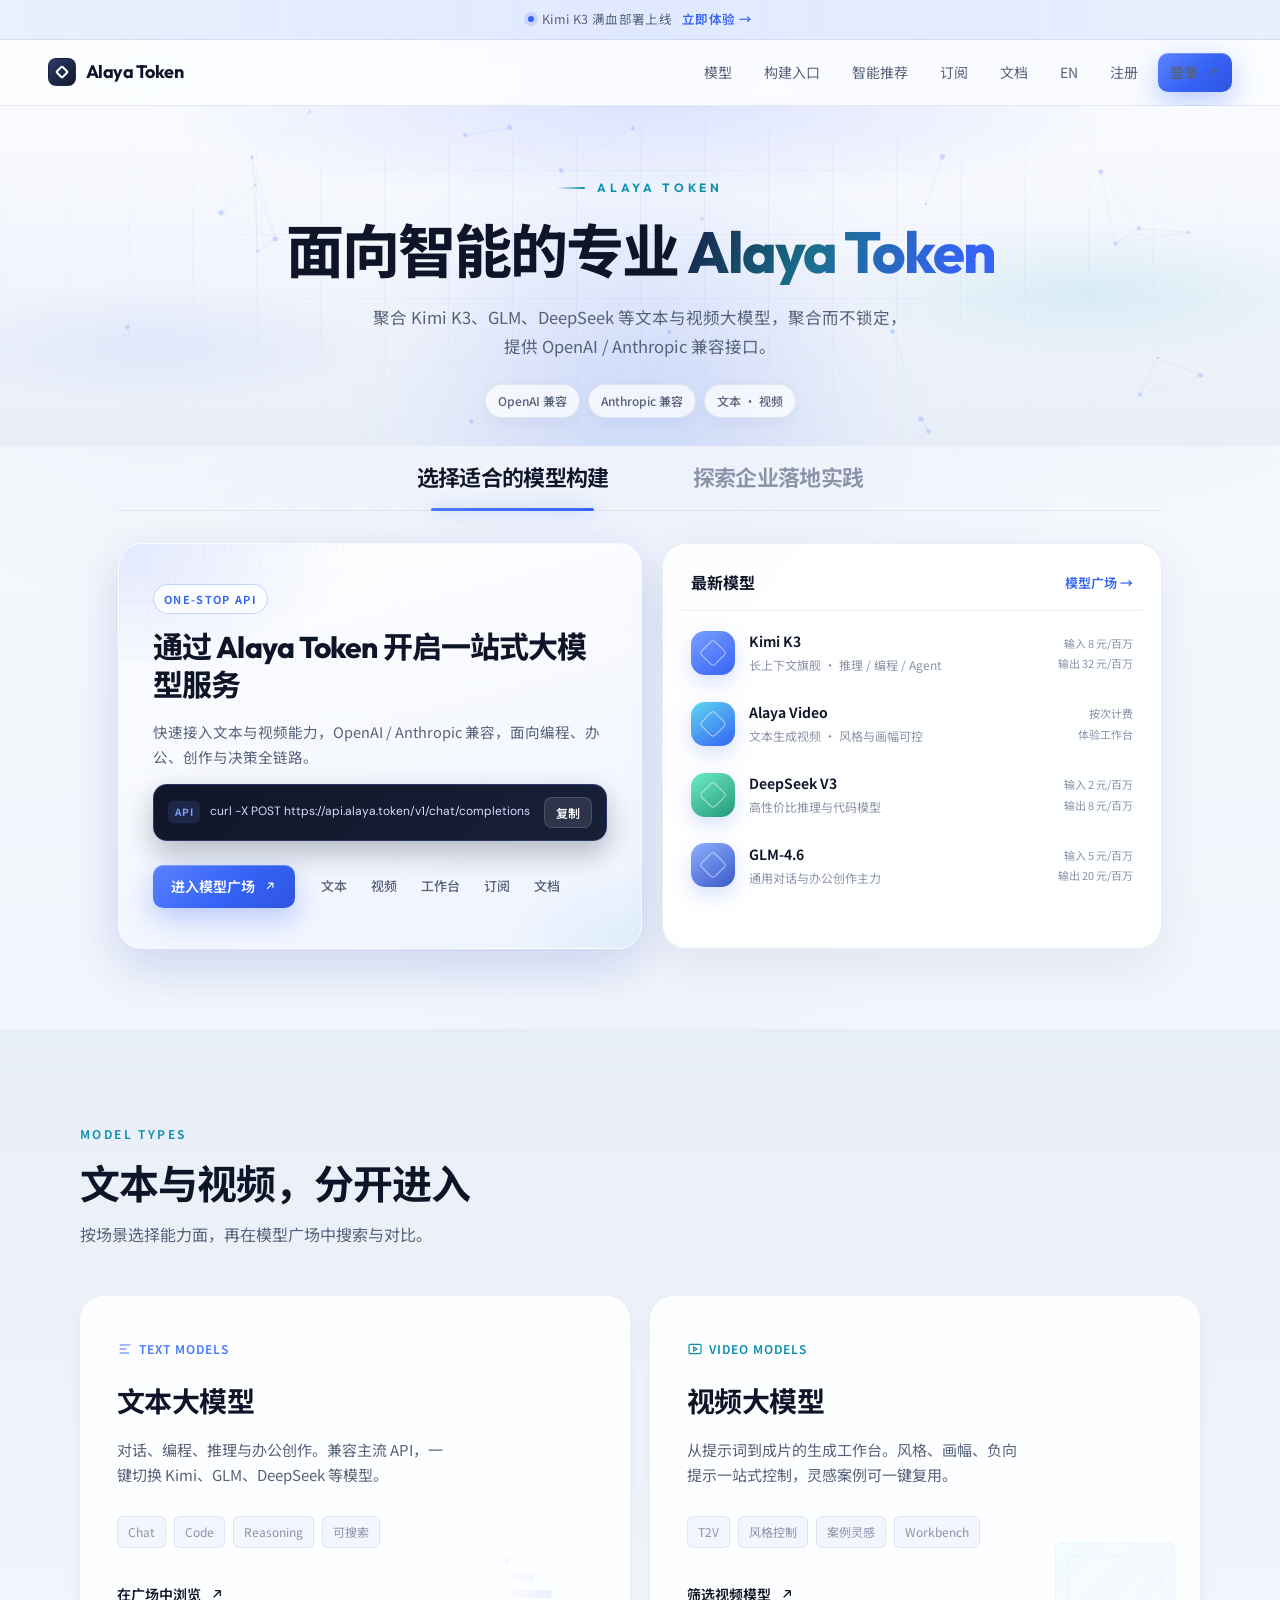
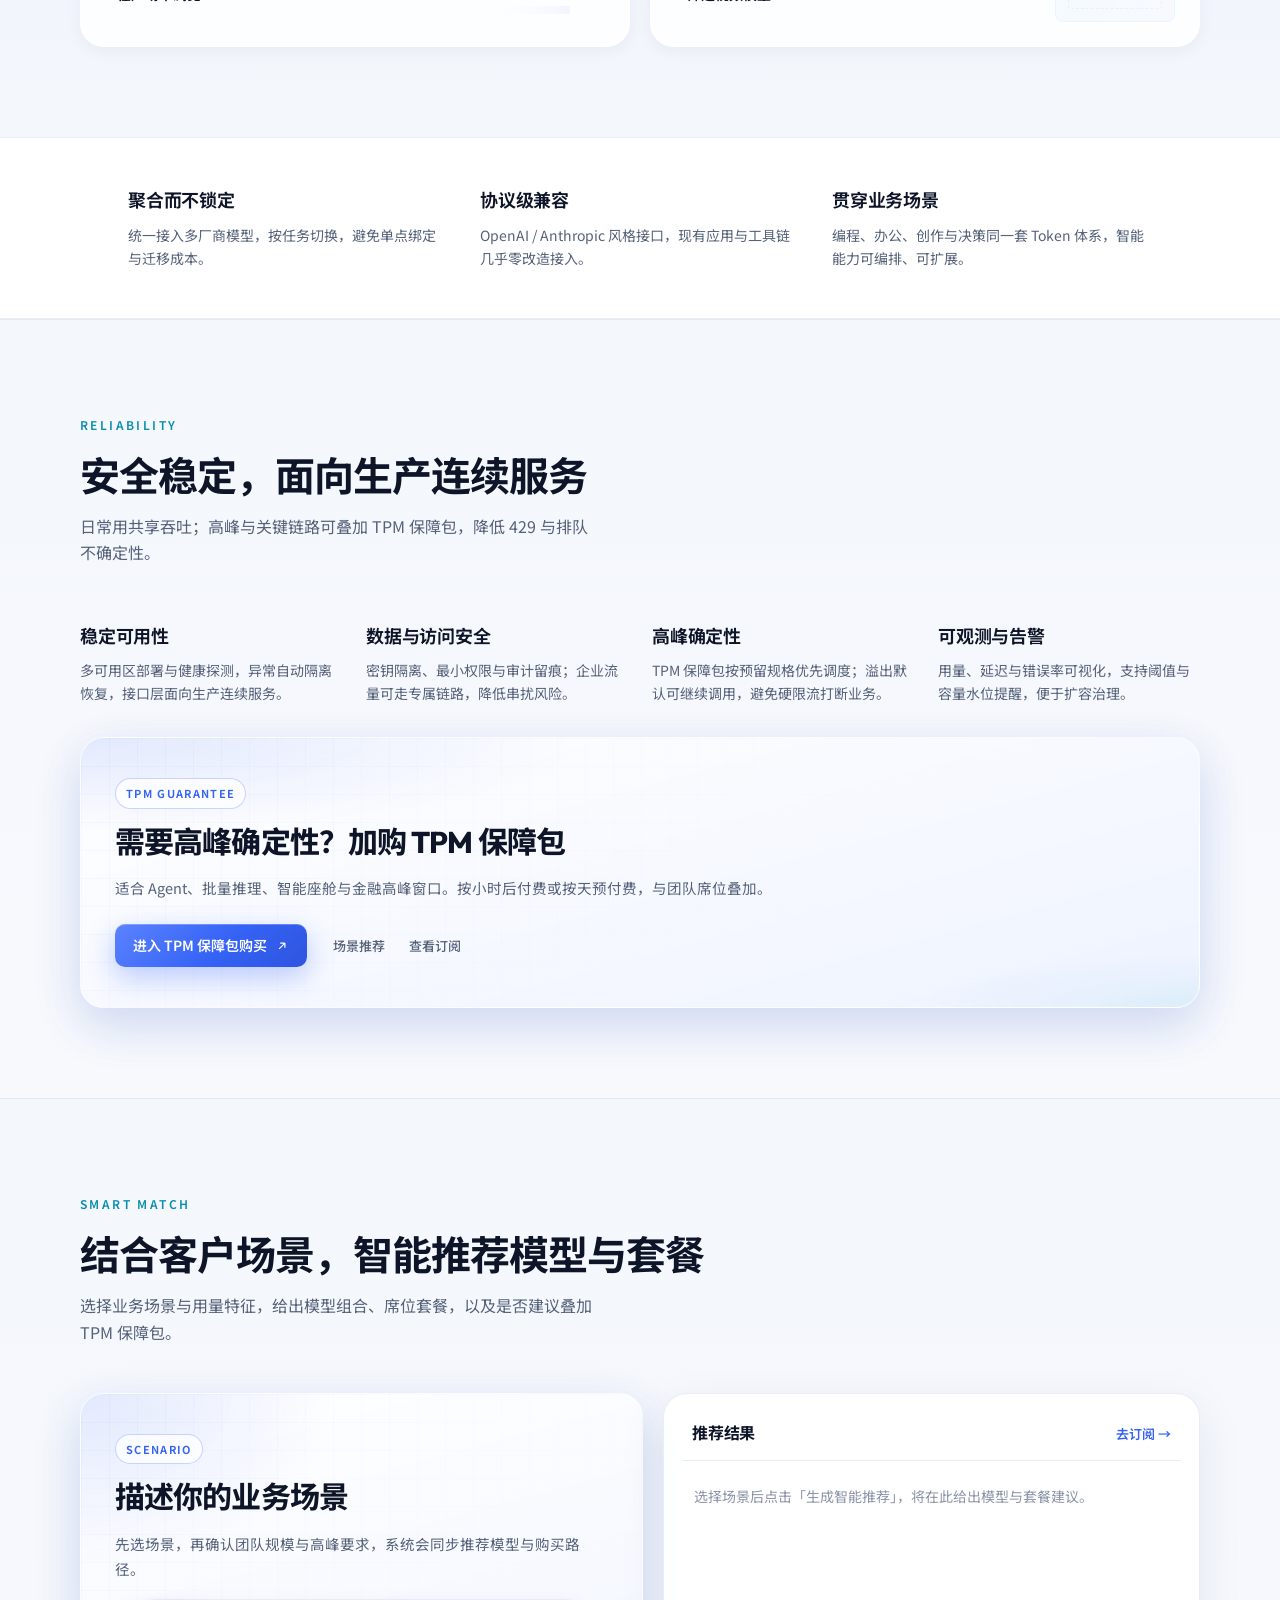
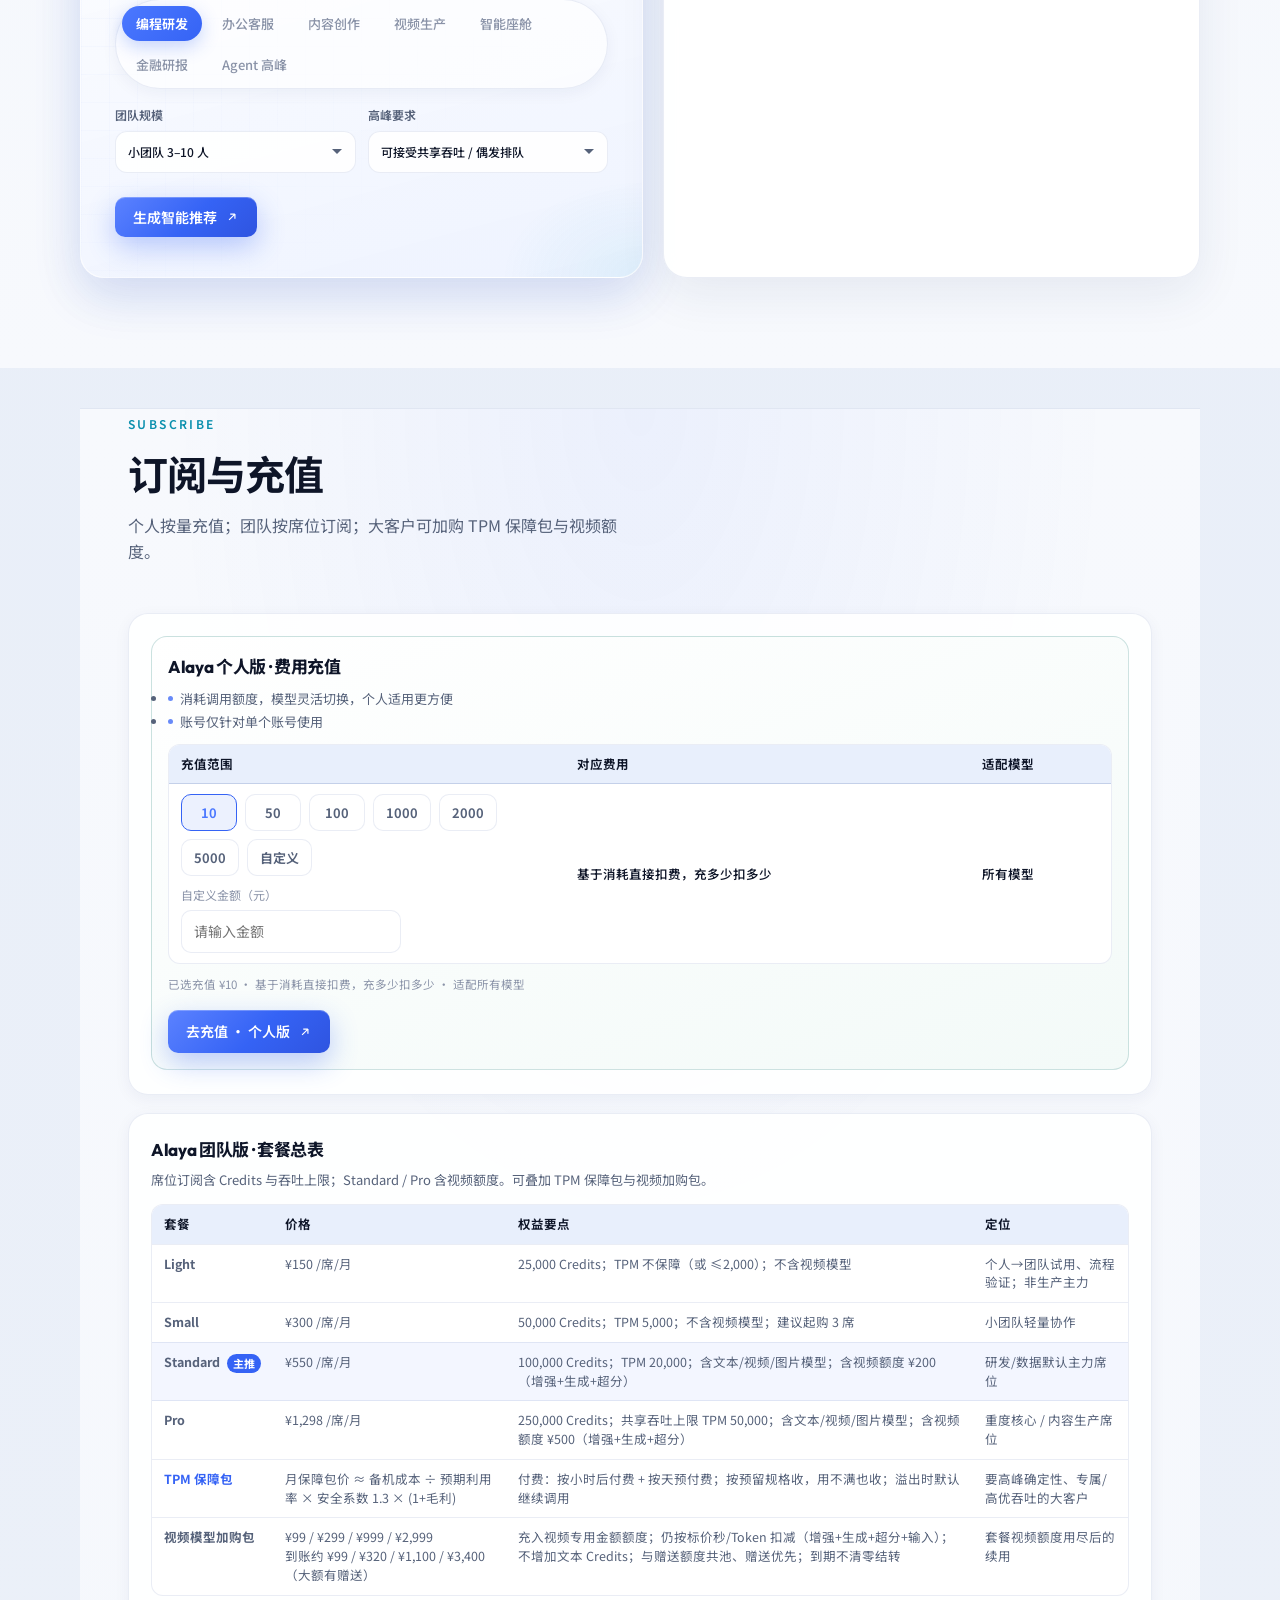
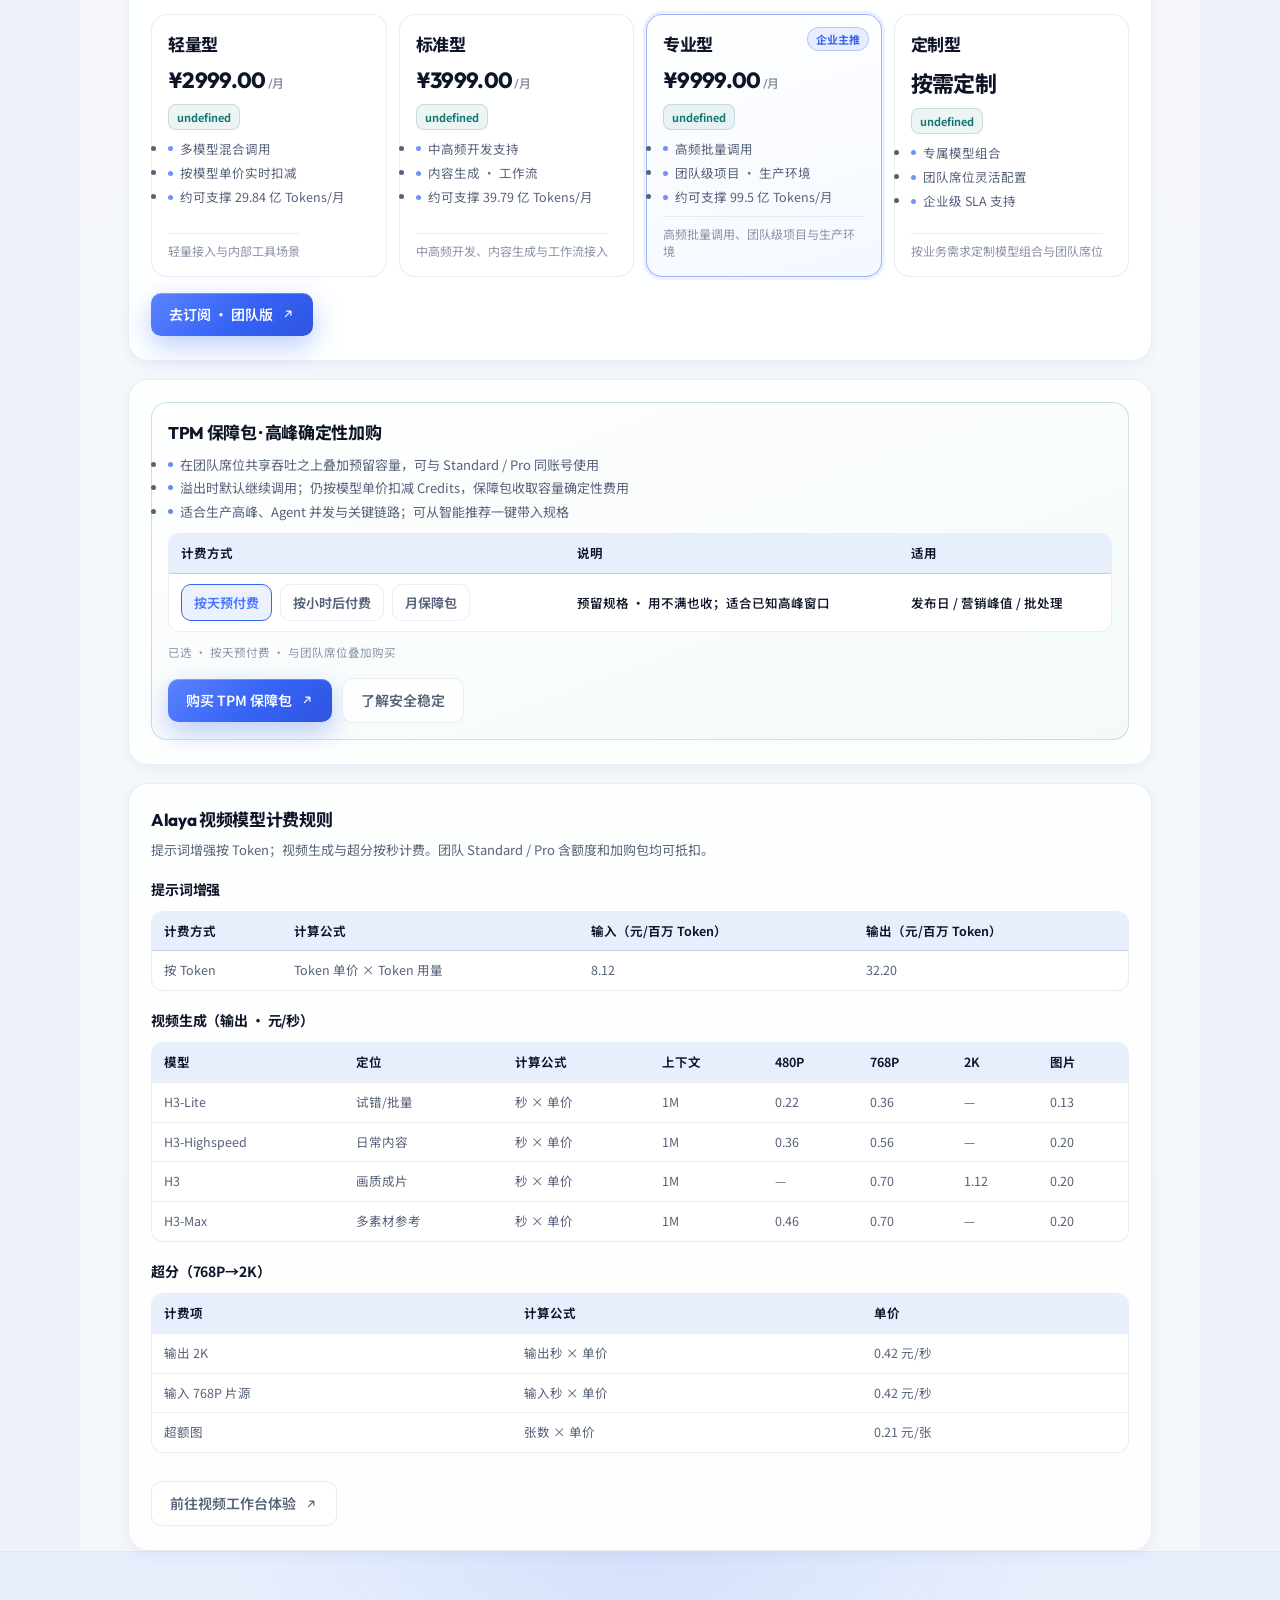
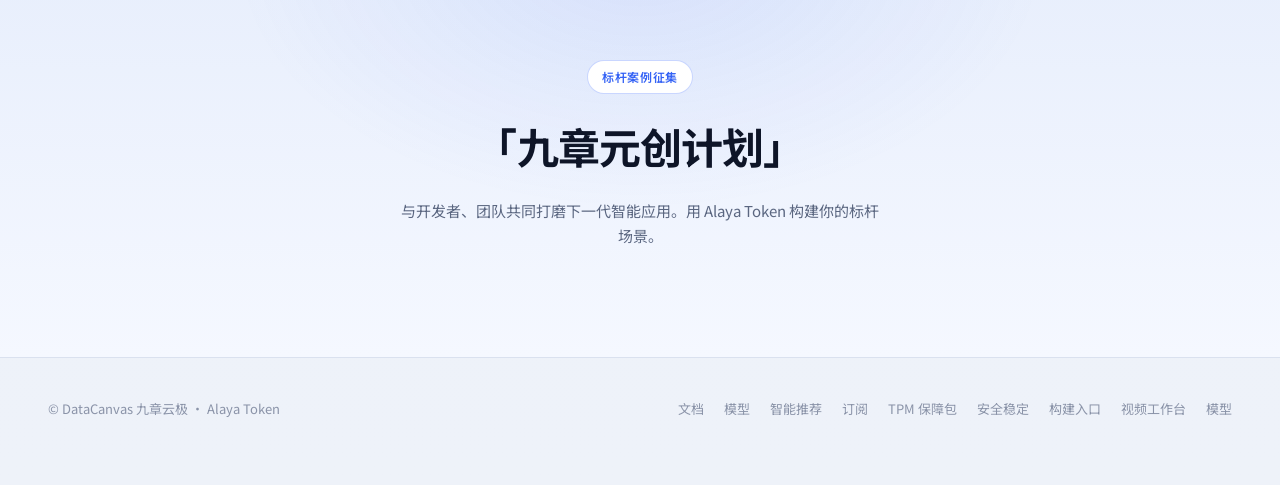
<file: index.html>
<!DOCTYPE html>
<html lang="zh-CN">
<head>
  <meta charset="UTF-8" />
  <meta name="viewport" content="width=device-width, initial-scale=1.0" />
  <title>Alaya Token — 面向智能的专业模型服务</title>
  <meta name="description" content="九章云极 Alaya Token：聚合文本与视频大模型，OpenAI / Anthropic 兼容接口，专业智能基础设施。" />
  <link rel="preconnect" href="https://fonts.googleapis.com" />
  <link rel="preconnect" href="https://fonts.gstatic.com" crossorigin />
  <link href="https://fonts.googleapis.com/css2?family=DM+Sans:ital,opsz,wght@0,9..40,400;0,9..40,500;0,9..40,600;0,9..40,700;1,9..40,400&family=Noto+Sans+SC:wght@400;500;600;700&family=Outfit:wght@500;600;700;800&family=Syne:wght@600;700;800&display=swap" rel="stylesheet" />
  <link rel="stylesheet" href="styles.css" />
</head>
<body>
  <div class="page-glow" aria-hidden="true"></div>
  <div class="notice-bar">
    <span class="notice-dot" aria-hidden="true"></span>
    Kimi K3 满血部署上线
    <a href="models.html?q=Kimi">立即体验 →</a>
  </div>

  <header class="site-header">
    <a class="logo" href="index.html">
      <span class="logo-mark" aria-hidden="true"></span>
      Alaya Token
    </a>
    <nav class="header-nav" aria-label="主导航">
      <a href="models.html">模型</a>
      <a href="#hub">构建入口</a>
      <a href="#recommend">智能推荐</a>
      <a href="#subscribe">订阅</a>
      <a href="#docs">文档</a>
      <button class="lang" type="button" aria-label="切换语言">EN</button>
      <a href="#register">注册</a>
      <a class="btn btn-primary" href="#login">
        登录
        <svg class="arrow" viewBox="0 0 24 24" aria-hidden="true"><path d="M7 17L17 7M17 7H9M17 7v8"/></svg>
      </a>
    </nav>
  </header>

  <main>
    <section class="hero hero-compact" aria-labelledby="hero-title">
      <div class="hero-bg" aria-hidden="true">
        <div class="hero-gradient"></div>
        <div class="hero-grid"></div>
        <div class="hero-orb"></div>
        <canvas class="neural-canvas" id="neural"></canvas>
      </div>
      <div class="hero-content">
        <p class="brand-signal"><span class="brand-line" aria-hidden="true"></span>Alaya Token</p>
        <h1 id="hero-title">面向智能的专业 <span class="accent">Alaya Token</span></h1>
        <p class="hero-lead">
          聚合 Kimi K3、GLM、DeepSeek 等文本与视频大模型，聚合而不锁定，提供 OpenAI / Anthropic 兼容接口。
        </p>
        <div class="hero-pills" aria-hidden="true">
          <span>OpenAI 兼容</span>
          <span>Anthropic 兼容</span>
          <span>文本 · 视频</span>
        </div>
      </div>
    </section>

    <section class="home-hub" id="hub" aria-label="构建与落地入口">
      <div class="hub-tabs" role="tablist" aria-label="首页入口">
        <button
          type="button"
          class="hub-tab active"
          role="tab"
          id="tab-models"
          aria-selected="true"
          aria-controls="panel-models"
          data-panel="panel-models"
        >
          选择适合的模型构建
        </button>
        <button
          type="button"
          class="hub-tab"
          role="tab"
          id="tab-cases"
          aria-selected="false"
          aria-controls="panel-cases"
          data-panel="panel-cases"
        >
          探索企业落地实践
        </button>
      </div>

      <div
        class="hub-panel active"
        id="panel-models"
        role="tabpanel"
        aria-labelledby="tab-models"
      >
        <div class="hub-split">
          <aside class="hub-intro">
            <span class="hub-eyebrow">One-stop API</span>
            <h2>通过 Alaya Token 开启一站式大模型服务</h2>
            <p>快速接入文本与视频能力，OpenAI / Anthropic 兼容，面向编程、办公、创作与决策全链路。</p>
            <div class="hub-code">
              <span class="hub-code-label">API</span>
              <code>curl -X POST https://api.alaya.token/v1/chat/completions</code>
              <button type="button" class="hub-copy" id="copyCmd" aria-label="复制命令">复制</button>
            </div>
            <div class="hub-intro-actions">
              <a class="btn btn-primary" href="models.html">
                进入模型广场
                <svg class="arrow" viewBox="0 0 24 24" aria-hidden="true"><path d="M7 17L17 7M17 7H9M17 7v8"/></svg>
              </a>
              <div class="hub-mini-links">
                <a href="models.html?type=text">文本</a>
                <a href="models.html?type=video">视频</a>
                <a href="video.html">工作台</a>
                <a href="#subscribe">订阅</a>
                <a href="#docs">文档</a>
              </div>
            </div>
          </aside>

          <div class="hub-latest">
            <div class="hub-latest-head">
              <h3>最新模型</h3>
              <a class="text-link" href="models.html">模型广场 <span aria-hidden="true">→</span></a>
            </div>
            <ul class="latest-list">
              <li>
                <a class="latest-item" href="models.html?q=Kimi">
                  <span class="latest-icon icon-kimi" aria-hidden="true"></span>
                  <span class="latest-body">
                    <strong>Kimi K3</strong>
                    <em>长上下文旗舰 · 推理 / 编程 / Agent</em>
                  </span>
                  <span class="latest-price">
                    <span>输入 8 元/百万</span>
                    <span>输出 32 元/百万</span>
                  </span>
                </a>
              </li>
              <li>
                <a class="latest-item" href="video.html">
                  <span class="latest-icon icon-video" aria-hidden="true"></span>
                  <span class="latest-body">
                    <strong>Alaya Video</strong>
                    <em>文本生成视频 · 风格与画幅可控</em>
                  </span>
                  <span class="latest-price">
                    <span>按次计费</span>
                    <span>体验工作台</span>
                  </span>
                </a>
              </li>
              <li>
                <a class="latest-item" href="models.html?q=DeepSeek">
                  <span class="latest-icon icon-ds" aria-hidden="true"></span>
                  <span class="latest-body">
                    <strong>DeepSeek V3</strong>
                    <em>高性价比推理与代码模型</em>
                  </span>
                  <span class="latest-price">
                    <span>输入 2 元/百万</span>
                    <span>输出 8 元/百万</span>
                  </span>
                </a>
              </li>
              <li>
                <a class="latest-item" href="models.html?q=GLM">
                  <span class="latest-icon icon-glm" aria-hidden="true"></span>
                  <span class="latest-body">
                    <strong>GLM-4.6</strong>
                    <em>通用对话与办公创作主力</em>
                  </span>
                  <span class="latest-price">
                    <span>输入 5 元/百万</span>
                    <span>输出 20 元/百万</span>
                  </span>
                </a>
              </li>
            </ul>
          </div>
        </div>
      </div>

      <div
        class="hub-panel"
        id="panel-cases"
        role="tabpanel"
        aria-labelledby="tab-cases"
        hidden
      >
        <div class="practice-shell">
          <div class="industry-bar" id="industryBar" role="tablist" aria-label="行业分类">
            <button type="button" class="industry-chip active" data-industry="auto" aria-selected="true">汽车</button>
            <button type="button" class="industry-chip" data-industry="finance" aria-selected="false">金融</button>
            <button type="button" class="industry-chip" data-industry="device" aria-selected="false">智能终端</button>
            <button type="button" class="industry-chip" data-industry="consumer" aria-selected="false">消费</button>
            <button type="button" class="industry-chip" data-industry="edu" aria-selected="false">教育</button>
            <button type="button" class="industry-chip" data-industry="media" aria-selected="false">影视广告</button>
            <button type="button" class="industry-chip" data-industry="energy" aria-selected="false">能源交通</button>
          </div>

          <div class="practice-feature" id="practiceFeature">
            <div class="practice-feature-copy">
              <h2 id="practiceHeadline">助力主流车企 AI 创新，Alaya Token 赋能智能座舱与驾驶云</h2>
              <a class="btn btn-dark" href="#meta" id="practiceCta">立即咨询</a>
            </div>
            <div class="practice-feature-visual" id="practiceVisual" aria-hidden="true" data-theme="auto"></div>
          </div>

          <div class="practice-cases" id="practiceCases">
            <!-- filled by JS -->
          </div>

          <div class="partner-bar" aria-label="合作伙伴">
            <span>MEIZU</span>
            <span>HONOR</span>
            <span>赛力斯</span>
            <span>SAMSUNG</span>
            <span>泰康</span>
            <span>NIO</span>
            <span>小米</span>
            <span>兴业银行</span>
          </div>
        </div>
      </div>
    </section>

    <section class="section gateway" id="gateway" aria-labelledby="gateway-title">
      <div class="section-inner">
        <p class="section-label reveal">Model Types</p>
        <h2 class="section-title reveal" id="gateway-title">文本与视频，分开进入</h2>
        <p class="section-desc reveal">按场景选择能力面，再在模型广场中搜索与对比。</p>

        <div class="gateway-grid">
          <a class="gateway-entry text-model reveal" href="models.html?type=text">
            <span class="entry-badge">
              <svg viewBox="0 0 24 24" aria-hidden="true"><path d="M4 6h16M4 12h10M4 18h14"/></svg>
              Text Models
            </span>
            <h3>文本大模型</h3>
            <p>对话、编程、推理与办公创作。兼容主流 API，一键切换 Kimi、GLM、DeepSeek 等模型。</p>
            <div class="entry-meta">
              <span class="entry-tag">Chat</span>
              <span class="entry-tag">Code</span>
              <span class="entry-tag">Reasoning</span>
              <span class="entry-tag">可搜索</span>
            </div>
            <span class="entry-action">
              在广场中浏览
              <svg viewBox="0 0 24 24" aria-hidden="true"><path d="M7 17L17 7M17 7H9M17 7v8"/></svg>
            </span>
            <span class="entry-visual" aria-hidden="true"></span>
          </a>

          <a class="gateway-entry video-model reveal" href="models.html?type=video">
            <span class="entry-badge">
              <svg viewBox="0 0 24 24" aria-hidden="true"><rect x="3" y="5" width="18" height="14" rx="2"/><path d="M10 9l5 3-5 3V9z"/></svg>
              Video Models
            </span>
            <h3>视频大模型</h3>
            <p>从提示词到成片的生成工作台。风格、画幅、负向提示一站式控制，灵感案例可一键复用。</p>
            <div class="entry-meta">
              <span class="entry-tag">T2V</span>
              <span class="entry-tag">风格控制</span>
              <span class="entry-tag">案例灵感</span>
              <span class="entry-tag">Workbench</span>
            </div>
            <span class="entry-action">
              筛选视频模型
              <svg viewBox="0 0 24 24" aria-hidden="true"><path d="M7 17L17 7M17 7H9M17 7v8"/></svg>
            </span>
            <span class="entry-visual" aria-hidden="true"></span>
          </a>
        </div>
      </div>
    </section>

    <section class="capabilities" aria-label="平台能力">
      <div class="cap-row">
        <div class="cap-item reveal">
          <h4>聚合而不锁定</h4>
          <p>统一接入多厂商模型，按任务切换，避免单点绑定与迁移成本。</p>
        </div>
        <div class="cap-item reveal">
          <h4>协议级兼容</h4>
          <p>OpenAI / Anthropic 风格接口，现有应用与工具链几乎零改造接入。</p>
        </div>
        <div class="cap-item reveal">
          <h4>贯穿业务场景</h4>
          <p>编程、办公、创作与决策同一套 Token 体系，智能能力可编排、可扩展。</p>
        </div>
      </div>
    </section>

    <section class="section reliability-section" id="reliability" aria-labelledby="reliability-title">
      <div class="section-inner">
        <p class="section-label reveal">Reliability</p>
        <h2 class="section-title reveal" id="reliability-title">安全稳定，面向生产连续服务</h2>
        <p class="section-desc reveal">日常用共享吞吐；高峰与关键链路可叠加 TPM 保障包，降低 429 与排队不确定性。</p>

        <div class="cap-row reliability-caps reveal">
          <div class="cap-item">
            <h4>稳定可用性</h4>
            <p>多可用区部署与健康探测，异常自动隔离恢复，接口层面向生产连续服务。</p>
          </div>
          <div class="cap-item">
            <h4>数据与访问安全</h4>
            <p>密钥隔离、最小权限与审计留痕；企业流量可走专属链路，降低串扰风险。</p>
          </div>
          <div class="cap-item">
            <h4>高峰确定性</h4>
            <p>TPM 保障包按预留规格优先调度；溢出默认可继续调用，避免硬限流打断业务。</p>
          </div>
          <div class="cap-item">
            <h4>可观测与告警</h4>
            <p>用量、延迟与错误率可视化，支持阈值与容量水位提醒，便于扩容治理。</p>
          </div>
        </div>

        <aside class="hub-intro reliability-cta reveal">
          <span class="hub-eyebrow">TPM Guarantee</span>
          <h2>需要高峰确定性？加购 TPM 保障包</h2>
          <p>适合 Agent、批量推理、智能座舱与金融高峰窗口。按小时后付费或按天预付费，与团队席位叠加。</p>
          <div class="hub-intro-actions">
            <a class="btn btn-primary" href="#tpm" id="gotoTpm">
              进入 TPM 保障包购买
              <svg class="arrow" viewBox="0 0 24 24" aria-hidden="true"><path d="M7 17L17 7M17 7H9M17 7v8"/></svg>
            </a>
            <div class="hub-mini-links">
              <a href="#recommend">场景推荐</a>
              <a href="#subscribe">查看订阅</a>
            </div>
          </div>
        </aside>
      </div>
    </section>

    <section class="section recommend-section" id="recommend" aria-labelledby="recommend-title">
      <div class="section-inner">
        <p class="section-label reveal">Smart Match</p>
        <h2 class="section-title reveal" id="recommend-title">结合客户场景，智能推荐模型与套餐</h2>
        <p class="section-desc reveal">选择业务场景与用量特征，给出模型组合、席位套餐，以及是否建议叠加 TPM 保障包。</p>

        <div class="hub-split recommend-split reveal">
          <aside class="hub-intro recommend-controls">
            <span class="hub-eyebrow">Scenario</span>
            <h2>描述你的业务场景</h2>
            <p>先选场景，再确认团队规模与高峰要求，系统会同步推荐模型与购买路径。</p>

            <div class="industry-bar recommend-scenes" id="recommendScenes" role="radiogroup" aria-label="业务场景">
              <button type="button" class="industry-chip active" role="radio" aria-checked="true" data-scene="coding">编程研发</button>
              <button type="button" class="industry-chip" role="radio" aria-checked="false" data-scene="office">办公客服</button>
              <button type="button" class="industry-chip" role="radio" aria-checked="false" data-scene="content">内容创作</button>
              <button type="button" class="industry-chip" role="radio" aria-checked="false" data-scene="video">视频生产</button>
              <button type="button" class="industry-chip" role="radio" aria-checked="false" data-scene="auto">智能座舱</button>
              <button type="button" class="industry-chip" role="radio" aria-checked="false" data-scene="finance">金融研报</button>
              <button type="button" class="industry-chip" role="radio" aria-checked="false" data-scene="agent">Agent 高峰</button>
            </div>

            <div class="recommend-selects">
              <label class="recommend-field">
                <span>团队规模</span>
                <select id="recommendScale" aria-label="团队规模">
                  <option value="solo">个人 / 1–2 人</option>
                  <option value="small" selected>小团队 3–10 人</option>
                  <option value="mid">中型 10–50 人</option>
                  <option value="large">大型 50+ / 多业务线</option>
                </select>
              </label>
              <label class="recommend-field">
                <span>高峰要求</span>
                <select id="recommendPeak" aria-label="高峰要求">
                  <option value="flex" selected>可接受共享吞吐 / 偶发排队</option>
                  <option value="steady">工作日稳定吞吐</option>
                  <option value="hard">高峰必须确定性（防 429）</option>
                </select>
              </label>
            </div>

            <div class="hub-intro-actions">
              <button type="button" class="btn btn-primary" id="recommendRun">
                生成智能推荐
                <svg class="arrow" viewBox="0 0 24 24" aria-hidden="true"><path d="M7 17L17 7M17 7H9M17 7v8"/></svg>
              </button>
            </div>
          </aside>

          <div class="hub-latest recommend-result" id="recommendResult" aria-live="polite">
            <div class="hub-latest-head">
              <h3>推荐结果</h3>
              <a class="text-link" href="#subscribe">去订阅 <span aria-hidden="true">→</span></a>
            </div>
            <p class="recommend-result-empty">选择场景后点击「生成智能推荐」，将在此给出模型与套餐建议。</p>
          </div>
        </div>
      </div>
    </section>

    <section class="section subscribe-section plans-section" id="subscribe" aria-labelledby="subscribe-title">
      <div class="section-inner">
        <p class="section-label reveal">Subscribe</p>
        <h2 class="section-title reveal" id="subscribe-title">订阅与充值</h2>
        <p class="section-desc reveal">个人按量充值；团队按席位订阅；大客户可加购 TPM 保障包与视频额度。</p>

        <article class="subscribe-block reveal" aria-labelledby="home-personal-title">
          <div class="personal-topup" id="personalTopup">
            <div class="personal-topup-head">
              <h3 id="home-personal-title">Alaya 个人版 · 费用充值</h3>
              <ul>
                <li>消耗调用额度，模型灵活切换，个人适用更方便</li>
                <li>账号仅针对单个账号使用</li>
              </ul>
            </div>
            <div class="billing-table-wrap personal-topup-table-wrap">
              <table class="billing-table personal-topup-table subscribe-table">
                <thead>
                  <tr>
                    <th>充值范围</th>
                    <th>对应费用</th>
                    <th>适配模型</th>
                  </tr>
                </thead>
                <tbody>
                  <tr>
                    <td>
                      <div class="topup-amount-list" id="topupAmounts" role="group" aria-label="充值金额">
                        <button type="button" class="topup-amount active" data-amount="10">10</button>
                        <button type="button" class="topup-amount" data-amount="50">50</button>
                        <button type="button" class="topup-amount" data-amount="100">100</button>
                        <button type="button" class="topup-amount" data-amount="1000">1000</button>
                        <button type="button" class="topup-amount" data-amount="2000">2000</button>
                        <button type="button" class="topup-amount" data-amount="5000">5000</button>
                        <button type="button" class="topup-amount" data-amount="custom">自定义</button>
                      </div>
                      <div class="topup-custom" id="topupCustom" hidden>
                        <label for="topupCustomInput">自定义金额（元）</label>
                        <input id="topupCustomInput" type="number" min="1" step="1" placeholder="请输入金额" />
                      </div>
                    </td>
                    <td class="topup-merged">基于消耗直接扣费，充多少扣多少</td>
                    <td class="topup-merged">所有模型</td>
                  </tr>
                </tbody>
              </table>
            </div>
            <p class="billing-estimate-note" id="topupSummary">已选充值 ¥10 · 基于消耗直接扣费，充多少扣多少 · 适配所有模型</p>
            <a class="btn btn-primary plans-inline-buy" id="buyPersonal" href="#login">
              去充值 · 个人版
              <svg class="arrow" viewBox="0 0 24 24" aria-hidden="true"><path d="M7 17L17 7M17 7H9M17 7v8"/></svg>
            </a>
          </div>
        </article>

        <article class="subscribe-block reveal" aria-labelledby="home-team-title">
          <div class="team-plans-head">
            <h3 id="home-team-title">Alaya 团队版 · 套餐总表</h3>
            <p>席位订阅含 Credits 与吞吐上限；Standard / Pro 含视频额度。可叠加 TPM 保障包与视频加购包。</p>
          </div>

          <div class="billing-table-wrap">
            <table class="billing-table subscribe-table team-matrix-table">
              <thead>
                <tr>
                  <th>套餐</th>
                  <th>价格</th>
                  <th>权益要点</th>
                  <th>定位</th>
                </tr>
              </thead>
              <tbody>
                <tr>
                  <td>Light</td>
                  <td>¥150 /席/月</td>
                  <td>25,000 Credits；TPM 不保障（或 ≤2,000）；不含视频模型</td>
                  <td>个人→团队试用、流程验证；非生产主力</td>
                </tr>
                <tr>
                  <td>Small</td>
                  <td>¥300 /席/月</td>
                  <td>50,000 Credits；TPM 5,000；不含视频模型；建议起购 3 席</td>
                  <td>小团队轻量协作</td>
                </tr>
                <tr class="is-featured-row">
                  <td>Standard <span class="table-badge">主推</span></td>
                  <td>¥550 /席/月</td>
                  <td>100,000 Credits；TPM 20,000；含文本/视频/图片模型；含视频额度 ¥200（增强+生成+超分）</td>
                  <td>研发/数据默认主力席位</td>
                </tr>
                <tr>
                  <td>Pro</td>
                  <td>¥1,298 /席/月</td>
                  <td>250,000 Credits；共享吞吐上限 TPM 50,000；含文本/视频/图片模型；含视频额度 ¥500（增强+生成+超分）</td>
                  <td>重度核心 / 内容生产席位</td>
                </tr>
                <tr class="tpm-row">
                  <td><a href="#tpm">TPM 保障包</a></td>
                  <td>月保障包价 ≈ 备机成本 ÷ 预期利用率 × 安全系数 1.3 × (1+毛利)</td>
                  <td>付费：按小时后付费 + 按天预付费；按预留规格收，用不满也收；溢出时默认继续调用</td>
                  <td>要高峰确定性、专属/高优吞吐的大客户</td>
                </tr>
                <tr>
                  <td>视频模型加购包</td>
                  <td>¥99 / ¥299 / ¥999 / ¥2,999<br />到账约 ¥99 / ¥320 / ¥1,100 / ¥3,400（大额有赠送）</td>
                  <td>充入视频专用金额额度；仍按标价秒/Token 扣减（增强+生成+超分+输入）；不增加文本 Credits；与赠送额度共池、赠送优先；到期不清零结转</td>
                  <td>套餐视频额度用尽后的续用</td>
                </tr>
              </tbody>
            </table>
          </div>

          <div class="plans-grid" id="plansGrid"></div>
          <a class="btn btn-primary plans-inline-buy" id="buyTeam" href="#login">
            去订阅 · 团队版
            <svg class="arrow" viewBox="0 0 24 24" aria-hidden="true"><path d="M7 17L17 7M17 7H9M17 7v8"/></svg>
          </a>
        </article>

        <article class="subscribe-block reveal" id="tpm" aria-labelledby="home-tpm-title">
          <div class="personal-topup" id="tpmTopup">
            <div class="personal-topup-head">
              <h3 id="home-tpm-title">TPM 保障包 · 高峰确定性加购</h3>
              <ul>
                <li>在团队席位共享吞吐之上叠加预留容量，可与 Standard / Pro 同账号使用</li>
                <li>溢出时默认继续调用；仍按模型单价扣减 Credits，保障包收取容量确定性费用</li>
                <li>适合生产高峰、Agent 并发与关键链路；可从智能推荐一键带入规格</li>
              </ul>
            </div>

            <div class="billing-table-wrap personal-topup-table-wrap">
              <table class="billing-table personal-topup-table subscribe-table">
                <thead>
                  <tr>
                    <th>计费方式</th>
                    <th>说明</th>
                    <th>适用</th>
                  </tr>
                </thead>
                <tbody>
                  <tr>
                    <td>
                      <div class="topup-amount-list" id="tpmTiers" role="group" aria-label="TPM 计费方式">
                        <button type="button" class="topup-amount active" data-tier="day">按天预付费</button>
                        <button type="button" class="topup-amount" data-tier="hour">按小时后付费</button>
                        <button type="button" class="topup-amount" data-tier="month">月保障包</button>
                      </div>
                    </td>
                    <td class="topup-merged" id="tpmTierDesc">预留规格 · 用不满也收；适合已知高峰窗口</td>
                    <td class="topup-merged" id="tpmTierFit">发布日 / 营销峰值 / 批处理</td>
                  </tr>
                </tbody>
              </table>
            </div>

            <p class="billing-estimate-note" id="tpmSummary">已选 · 按天预付费 · 与团队席位叠加购买</p>
            <div class="tpm-buy-actions">
              <a class="btn btn-primary plans-inline-buy" id="buyTpm" href="#login?edition=tpm&tier=day">
                购买 TPM 保障包
                <svg class="arrow" viewBox="0 0 24 24" aria-hidden="true"><path d="M7 17L17 7M17 7H9M17 7v8"/></svg>
              </a>
              <a class="btn btn-ghost" href="#reliability">了解安全稳定</a>
            </div>
          </div>
        </article>

        <article class="subscribe-block reveal" aria-labelledby="home-video-billing-title">
          <div class="team-plans-head">
            <h3 id="home-video-billing-title">Alaya 视频模型计费规则</h3>
            <p>提示词增强按 Token；视频生成与超分按秒计费。团队 Standard / Pro 含额度和加购包均可抵扣。</p>
          </div>

          <h4 class="subscribe-subhead">提示词增强</h4>
          <div class="billing-table-wrap">
            <table class="billing-table subscribe-table">
              <thead>
                <tr>
                  <th>计费方式</th>
                  <th>计算公式</th>
                  <th>输入（元/百万 Token）</th>
                  <th>输出（元/百万 Token）</th>
                </tr>
              </thead>
              <tbody>
                <tr>
                  <td>按 Token</td>
                  <td>Token 单价 × Token 用量</td>
                  <td>8.12</td>
                  <td>32.20</td>
                </tr>
              </tbody>
            </table>
          </div>

          <h4 class="subscribe-subhead">视频生成（输出 · 元/秒）</h4>
          <div class="billing-table-wrap">
            <table class="billing-table subscribe-table">
              <thead>
                <tr>
                  <th>模型</th>
                  <th>定位</th>
                  <th>计算公式</th>
                  <th>上下文</th>
                  <th>480P</th>
                  <th>768P</th>
                  <th>2K</th>
                  <th>图片</th>
                </tr>
              </thead>
              <tbody>
                <tr>
                  <td>H3-Lite</td>
                  <td>试错/批量</td>
                  <td>秒 × 单价</td>
                  <td>1M</td>
                  <td>0.22</td>
                  <td>0.36</td>
                  <td>—</td>
                  <td>0.13</td>
                </tr>
                <tr>
                  <td>H3-Highspeed</td>
                  <td>日常内容</td>
                  <td>秒 × 单价</td>
                  <td>1M</td>
                  <td>0.36</td>
                  <td>0.56</td>
                  <td>—</td>
                  <td>0.20</td>
                </tr>
                <tr>
                  <td>H3</td>
                  <td>画质成片</td>
                  <td>秒 × 单价</td>
                  <td>1M</td>
                  <td>—</td>
                  <td>0.70</td>
                  <td>1.12</td>
                  <td>0.20</td>
                </tr>
                <tr>
                  <td>H3-Max</td>
                  <td>多素材参考</td>
                  <td>秒 × 单价</td>
                  <td>1M</td>
                  <td>0.46</td>
                  <td>0.70</td>
                  <td>—</td>
                  <td>0.20</td>
                </tr>
              </tbody>
            </table>
          </div>

          <h4 class="subscribe-subhead">超分（768P→2K）</h4>
          <div class="billing-table-wrap">
            <table class="billing-table subscribe-table">
              <thead>
                <tr>
                  <th>计费项</th>
                  <th>计算公式</th>
                  <th>单价</th>
                </tr>
              </thead>
              <tbody>
                <tr>
                  <td>输出 2K</td>
                  <td>输出秒 × 单价</td>
                  <td>0.42 元/秒</td>
                </tr>
                <tr>
                  <td>输入 768P 片源</td>
                  <td>输入秒 × 单价</td>
                  <td>0.42 元/秒</td>
                </tr>
                <tr>
                  <td>超额图</td>
                  <td>张数 × 单价</td>
                  <td>0.21 元/张</td>
                </tr>
              </tbody>
            </table>
          </div>

          <a class="btn btn-ghost plans-inline-buy" href="video.html">
            前往视频工作台体验
            <svg class="arrow" viewBox="0 0 24 24" aria-hidden="true"><path d="M7 17L17 7M17 7H9M17 7v8"/></svg>
          </a>
        </article>
      </div>
    </section>

    <section class="meta-plan" id="meta" aria-labelledby="meta-title">
      <span class="meta-pill">标杆案例征集</span>
      <h2 id="meta-title">「九章元创计划」</h2>
      <p>与开发者、团队共同打磨下一代智能应用。用 Alaya Token 构建你的标杆场景。</p>
    </section>
  </main>

  <footer class="site-footer">
    <span>© DataCanvas 九章云极 · Alaya Token</span>
    <div class="footer-links">
      <a href="#docs">文档</a>
      <a href="models.html">模型</a>
      <a href="#recommend">智能推荐</a>
      <a href="#subscribe">订阅</a>
      <a href="#tpm">TPM 保障包</a>
      <a href="#reliability">安全稳定</a>
      <a href="#hub">构建入口</a>
      <a href="video.html">视频工作台</a>
      <a href="models.html">模型</a>
    </div>
  </footer>

  <div class="toast" id="toast" role="status"></div>

  <script src="plans.js"></script>
  <script src="main.js"></script>
</body>
</html>
</file>
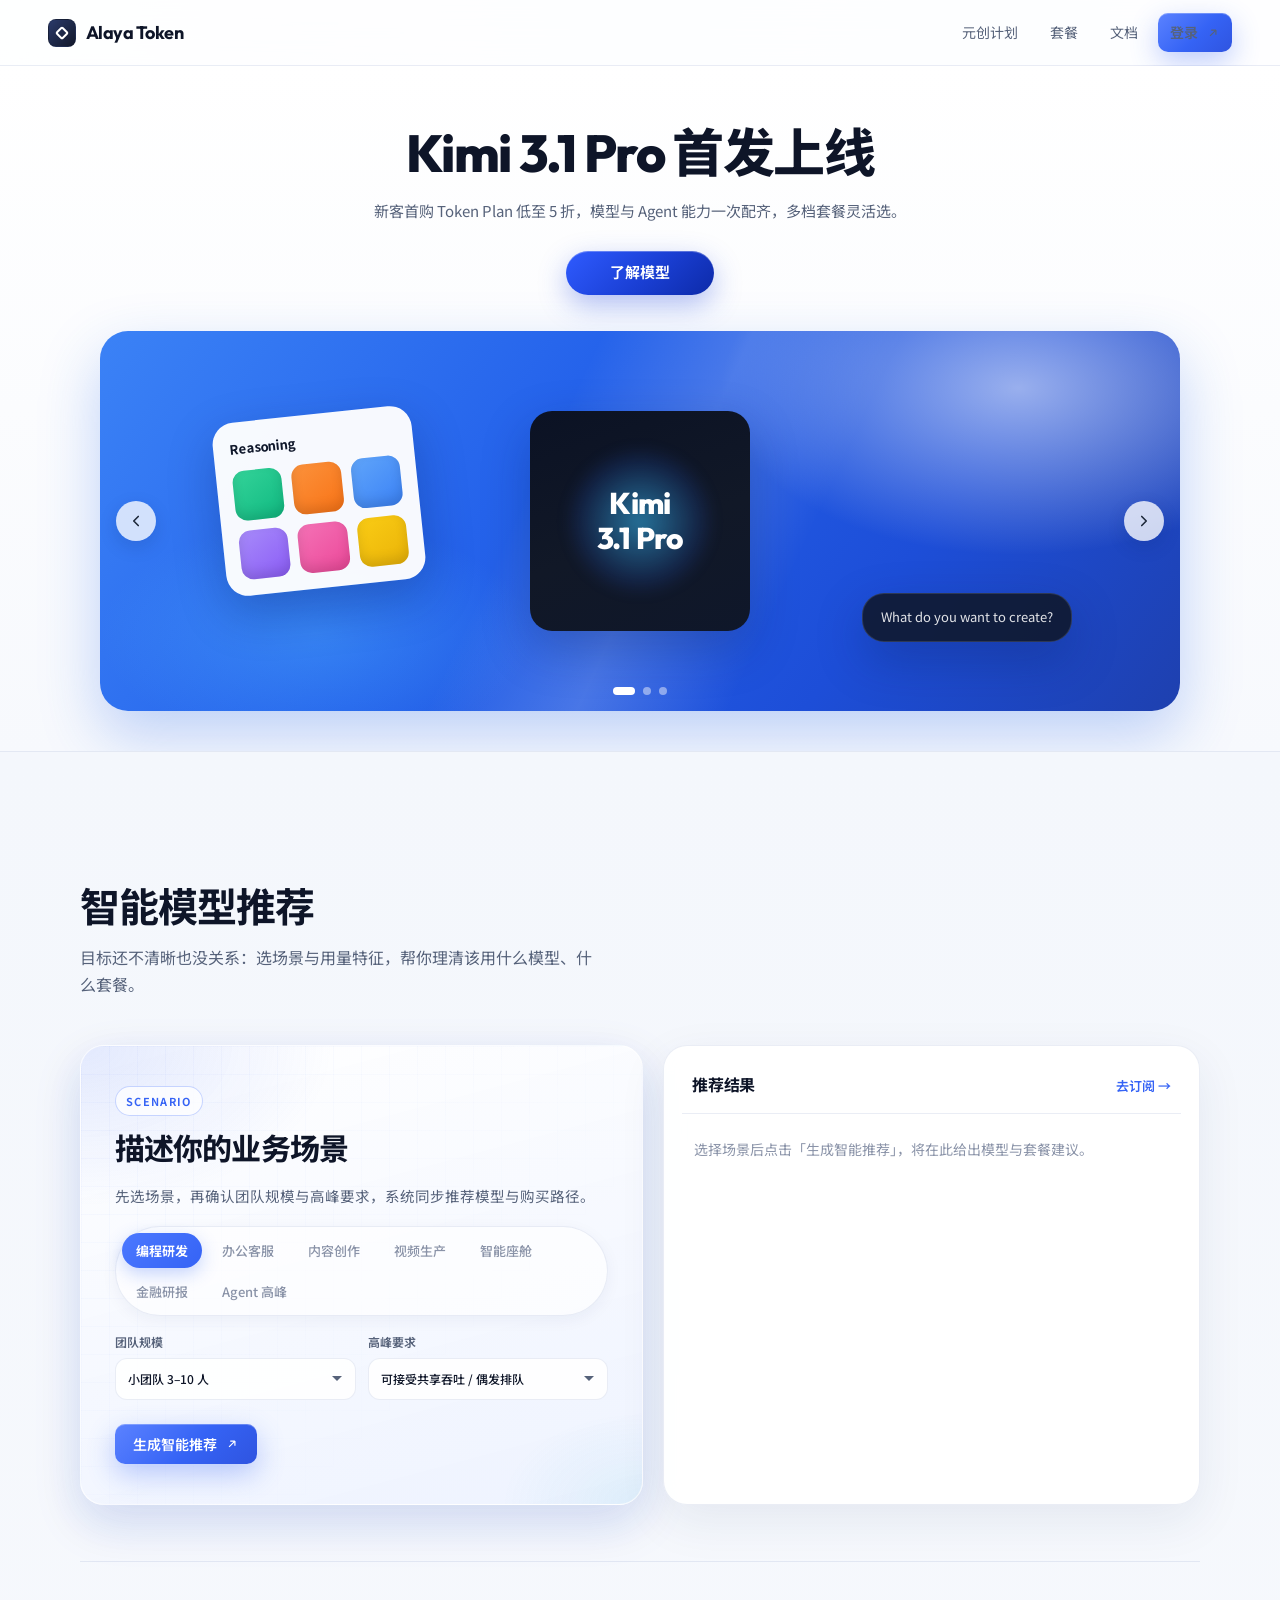
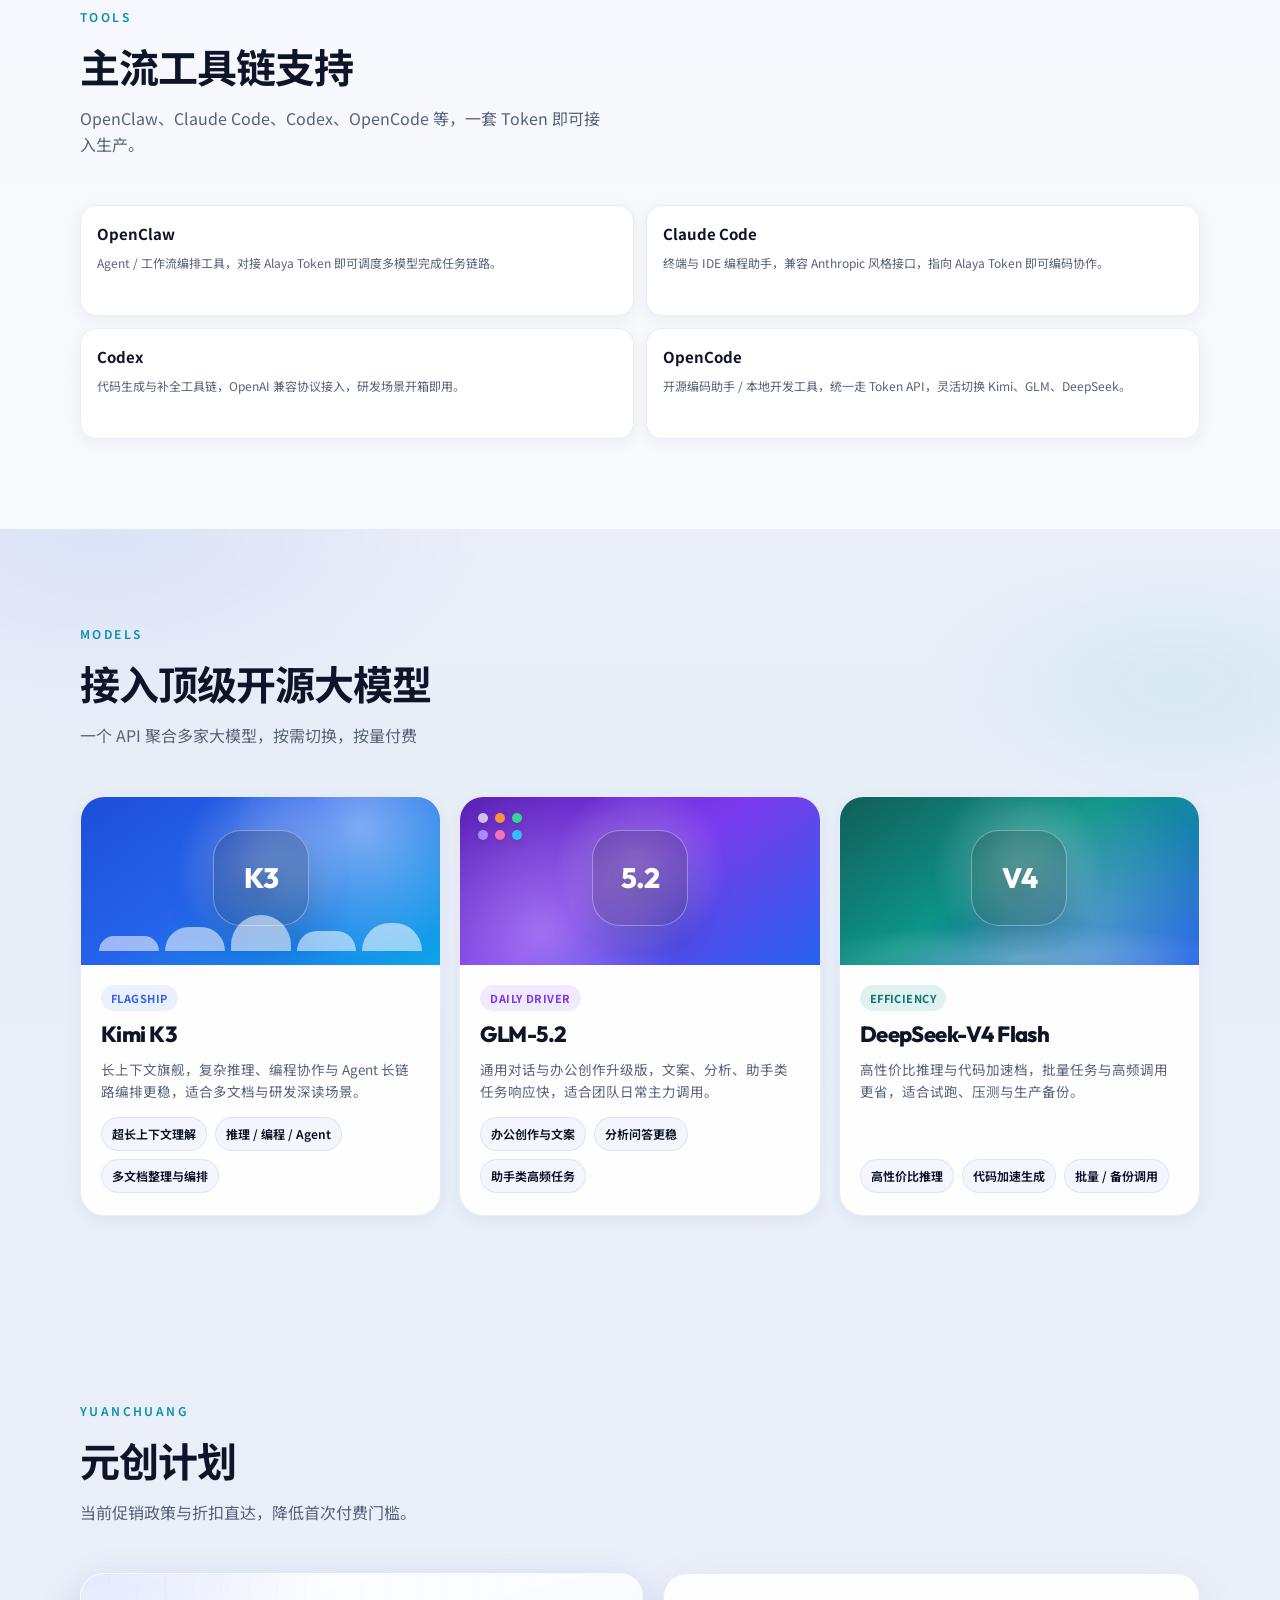
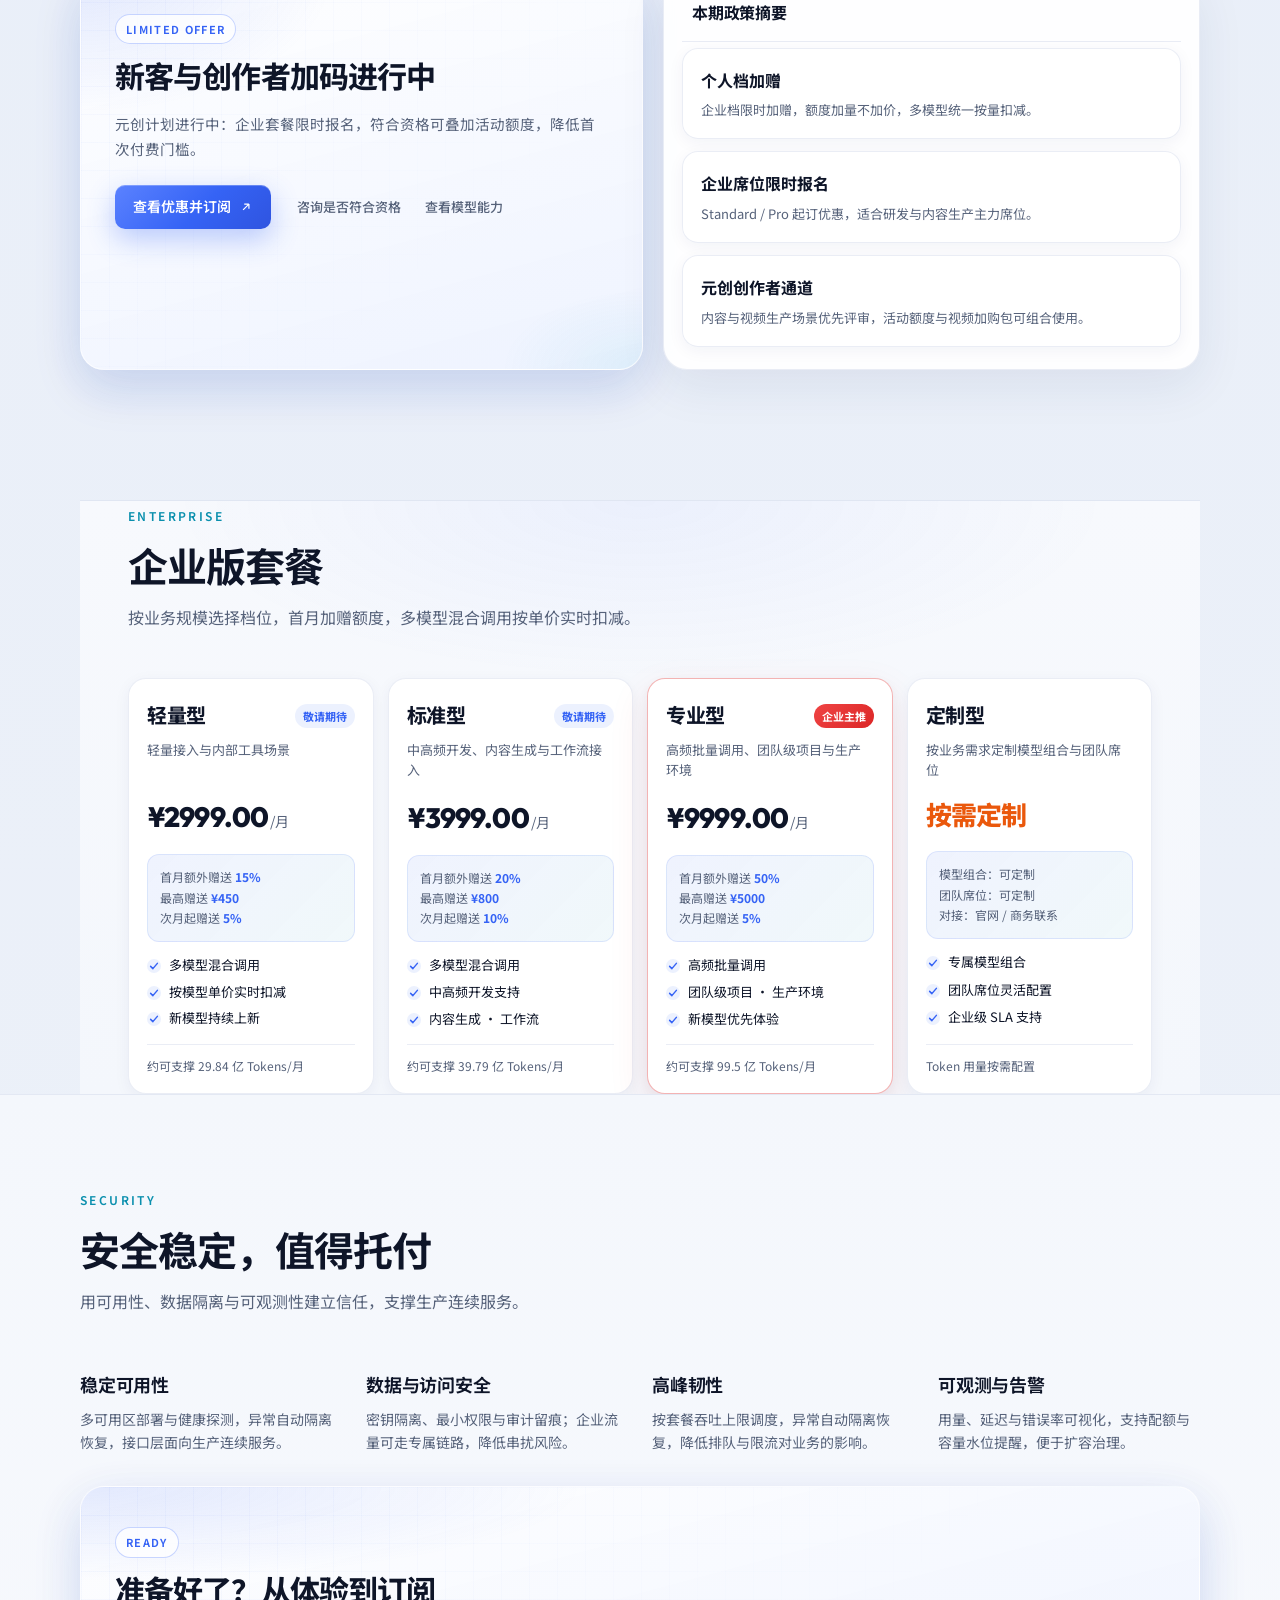
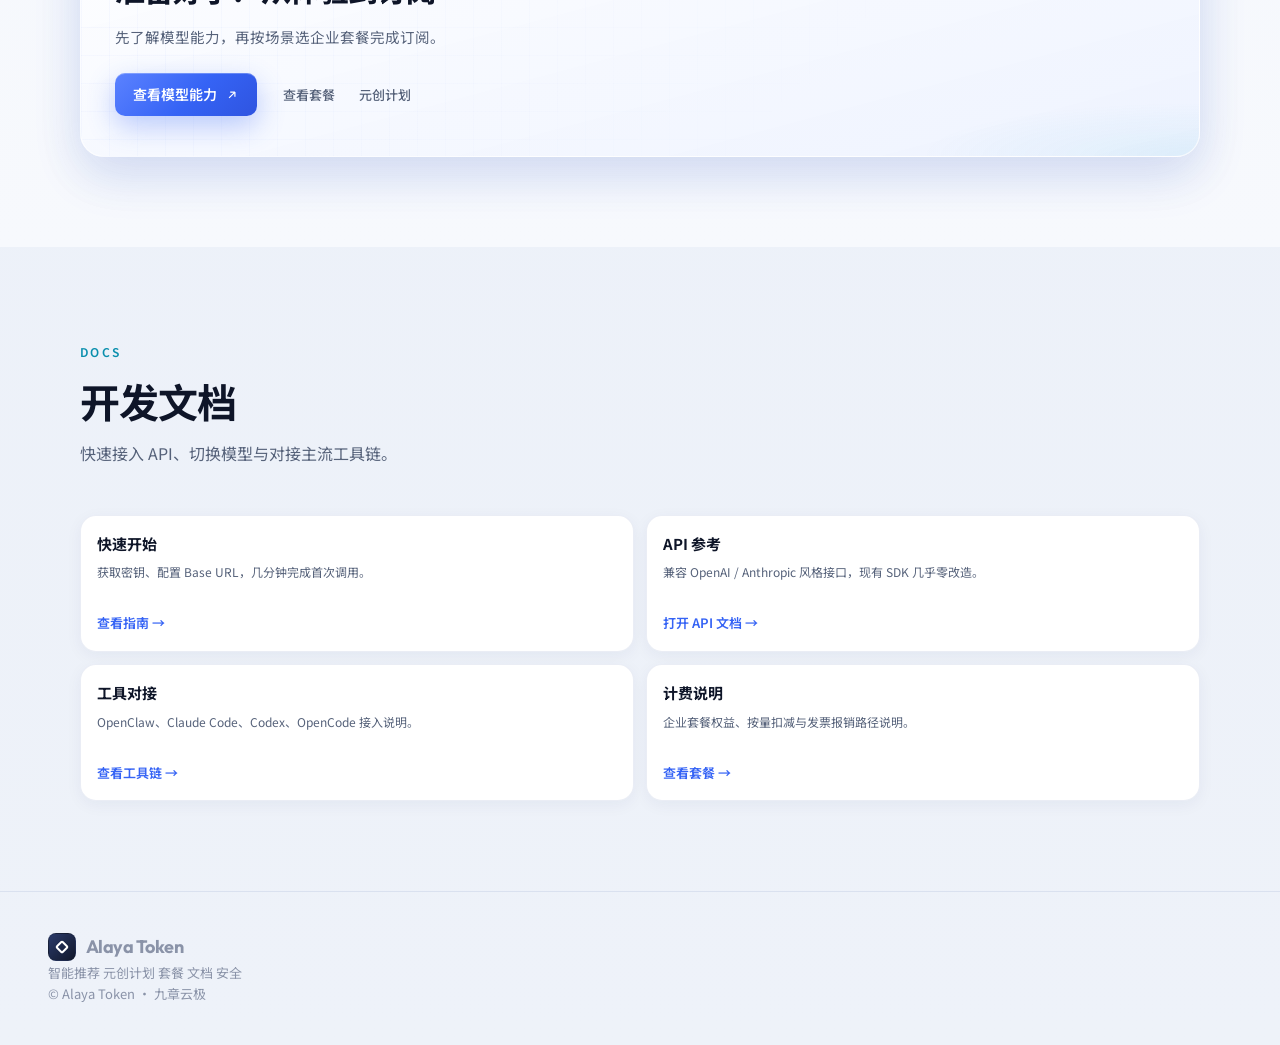
<file: alayaToken.html>
﻿<!DOCTYPE html>
<html lang="zh-CN">
<head>
  <meta charset="UTF-8" />
  <meta name="viewport" content="width=device-width, initial-scale=1.0" />
  <title>Alaya Token — Kimi 3.1 Pro 首发上线</title>
  <meta name="description" content="Alaya Token：Kimi 3.1 Pro 首发上线；一个 API 聚合多家大模型，按需切换、按量付费。" />
  <meta http-equiv="Cache-Control" content="no-cache, no-store, must-revalidate" />
  <meta http-equiv="Pragma" content="no-cache" />
  <meta http-equiv="Expires" content="0" />
  <link rel="preconnect" href="https://fonts.googleapis.com" />
  <link rel="preconnect" href="https://fonts.gstatic.com" crossorigin />
  <link href="https://fonts.googleapis.com/css2?family=DM+Sans:ital,opsz,wght@0,9..40,400;0,9..40,500;0,9..40,600;0,9..40,700;1,9..40,400&family=Noto+Sans+SC:wght@400;500;600;700&family=Outfit:wght@500;600;700;800&family=Syne:wght@600;700;800&display=swap" rel="stylesheet" />
  <link rel="stylesheet" href="styles.css" />
  <link rel="stylesheet" href="alaya-token.css" />
</head>
<body class="at-landing">
  <div class="page-glow" aria-hidden="true"></div>

  <header class="site-header">
    <a class="logo" href="alayaToken.html">
      <span class="logo-mark" aria-hidden="true"></span>
      Alaya Token
    </a>
    <nav class="header-nav" aria-label="主导航">
      <a href="#campaign">元创计划</a>
      <a href="#subscribe">套餐</a>
      <a href="#docs">文档</a>
      <a class="btn btn-primary" href="#login">
        登录
        <svg class="arrow" viewBox="0 0 24 24" aria-hidden="true"><path d="M7 17L17 7M17 7H9M17 7v8"/></svg>
      </a>
    </nav>
  </header>

  <main>
    <!-- 1. 首屏：平台价值 + 模型轮播 -->
    <section class="at-hero-qwen" id="hero" aria-labelledby="hero-title">
      <div class="at-hero-qwen-inner">
        <div class="at-hero-qwen-copy">
          <h1 id="hero-title">Kimi 3.1 Pro 首发上线</h1>
          <p class="at-hero-qwen-lead">
            新客首购 Token Plan 低至 5 折，模型与 Agent 能力一次配齐，多档套餐灵活选。
          </p>
          <a class="at-hero-pill" href="#experience">了解模型</a>
        </div>

        <div class="at-hero-banner" id="heroBanner" data-index="0">
          <button class="at-hero-nav at-hero-prev" type="button" aria-label="上一张" id="heroPrev">
            <svg viewBox="0 0 24 24" aria-hidden="true"><path d="M15 6l-6 6 6 6"/></svg>
          </button>
          <button class="at-hero-nav at-hero-next" type="button" aria-label="下一张" id="heroNext">
            <svg viewBox="0 0 24 24" aria-hidden="true"><path d="M9 6l6 6-6 6"/></svg>
          </button>

          <div class="at-hero-slides">
            <article class="at-hero-slide is-active" data-slide="0">
              <div class="at-float at-float-side" aria-hidden="true">
                <span class="at-float-label">Reasoning</span>
                <div class="at-float-dots">
                  <i></i><i></i><i></i><i></i><i></i><i></i>
                </div>
              </div>
              <div class="at-float at-float-main">
                <span class="at-float-glow" aria-hidden="true"></span>
                <strong>Kimi<br />3.1 Pro</strong>
              </div>
              <div class="at-float at-float-chat" aria-hidden="true">
                <span>What do you want to create?</span>
              </div>
            </article>

            <article class="at-hero-slide" data-slide="1" hidden>
              <div class="at-float at-float-side" aria-hidden="true">
                <span class="at-float-label">Office</span>
                <div class="at-float-dots at-float-dots-warm">
                  <i></i><i></i><i></i><i></i><i></i><i></i>
                </div>
              </div>
              <div class="at-float at-float-main at-float-main-alt">
                <span class="at-float-glow" aria-hidden="true"></span>
                <strong>GLM<br />5.2</strong>
              </div>
              <div class="at-float at-float-chat" aria-hidden="true">
                <span>Draft a product brief</span>
              </div>
            </article>

            <article class="at-hero-slide" data-slide="2" hidden>
              <div class="at-float at-float-side" aria-hidden="true">
                <span class="at-float-label">Code</span>
                <div class="at-float-dots at-float-dots-cool">
                  <i></i><i></i><i></i><i></i><i></i><i></i>
                </div>
              </div>
              <div class="at-float at-float-main at-float-main-ds">
                <span class="at-float-glow" aria-hidden="true"></span>
                <strong>DeepSeek<br />V4 Flash</strong>
              </div>
              <div class="at-float at-float-chat" aria-hidden="true">
                <span>Refactor this Python service</span>
              </div>
            </article>
          </div>

          <div class="at-hero-dots" role="tablist" aria-label="轮播指示">
            <button type="button" class="is-active" role="tab" aria-selected="true" data-dot="0" aria-label="第 1 张"></button>
            <button type="button" role="tab" aria-selected="false" data-dot="1" aria-label="第 2 张"></button>
            <button type="button" role="tab" aria-selected="false" data-dot="2" aria-label="第 3 张"></button>
          </div>
        </div>
      </div>
    </section>

    <!-- 2. 智能模型推荐 + 模型能力及工具支持 -->
    <section class="section recommend-section" id="recommend" aria-labelledby="recommend-title">
      <div class="section-inner">
        <p class="section-label reveal">Smart Match</p>
        <h2 class="section-title reveal" id="recommend-title">智能模型推荐</h2>
        <p class="section-desc reveal">目标还不清晰也没关系：选场景与用量特征，帮你理清该用什么模型、什么套餐。</p>

        <div class="hub-split recommend-split reveal">
          <aside class="hub-intro recommend-controls">
            <span class="hub-eyebrow">Scenario</span>
            <h2>描述你的业务场景</h2>
            <p>先选场景，再确认团队规模与高峰要求，系统同步推荐模型与购买路径。</p>

            <div class="industry-bar recommend-scenes" id="recommendScenes" role="radiogroup" aria-label="业务场景">
              <button type="button" class="industry-chip active" role="radio" aria-checked="true" data-scene="coding">编程研发</button>
              <button type="button" class="industry-chip" role="radio" aria-checked="false" data-scene="office">办公客服</button>
              <button type="button" class="industry-chip" role="radio" aria-checked="false" data-scene="content">内容创作</button>
              <button type="button" class="industry-chip" role="radio" aria-checked="false" data-scene="video">视频生产</button>
              <button type="button" class="industry-chip" role="radio" aria-checked="false" data-scene="auto">智能座舱</button>
              <button type="button" class="industry-chip" role="radio" aria-checked="false" data-scene="finance">金融研报</button>
              <button type="button" class="industry-chip" role="radio" aria-checked="false" data-scene="agent">Agent 高峰</button>
            </div>

            <div class="recommend-selects">
              <label class="recommend-field">
                <span>团队规模</span>
                <select id="recommendScale" aria-label="团队规模">
                  <option value="solo">个人 / 1–2 人</option>
                  <option value="small" selected>小团队 3–10 人</option>
                  <option value="mid">中型 10–50 人</option>
                  <option value="large">大型 50+ / 多业务线</option>
                </select>
              </label>
              <label class="recommend-field">
                <span>高峰要求</span>
                <select id="recommendPeak" aria-label="高峰要求">
                  <option value="flex" selected>可接受共享吞吐 / 偶发排队</option>
                  <option value="steady">工作日稳定吞吐</option>
                  <option value="hard">高峰必须确定性（防 429）</option>
                </select>
              </label>
            </div>

            <div class="hub-intro-actions">
              <button type="button" class="btn btn-primary" id="recommendRun">
                生成智能推荐
                <svg class="arrow" viewBox="0 0 24 24" aria-hidden="true"><path d="M7 17L17 7M17 7H9M17 7v8"/></svg>
              </button>
            </div>
          </aside>

          <div class="hub-latest recommend-result" id="recommendResult" aria-live="polite">
            <div class="hub-latest-head">
              <h3>推荐结果</h3>
              <a class="text-link" href="#subscribe">去订阅 <span aria-hidden="true">→</span></a>
            </div>
            <p class="recommend-result-empty">选择场景后点击「生成智能推荐」，将在此给出模型与套餐建议。</p>
          </div>
        </div>

        <div class="at-screen2-cap" id="capabilities">
          <div class="at-screen2-cap-head reveal">
            <p class="section-label">Tools</p>
            <h2 class="section-title" id="cap-title">主流工具链支持</h2>
            <p class="section-desc">OpenClaw、Claude Code、Codex、OpenCode 等，一套 Token 即可接入生产。</p>
          </div>

          <div class="at-tools-mini at-tools-only reveal">
            <article class="at-tool-mini">
              <h4>OpenClaw</h4>
              <p>Agent / 工作流编排工具，对接 Alaya Token 即可调度多模型完成任务链路。</p>
            </article>
            <article class="at-tool-mini">
              <h4>Claude Code</h4>
              <p>终端与 IDE 编程助手，兼容 Anthropic 风格接口，指向 Alaya Token 即可编码协作。</p>
            </article>
            <article class="at-tool-mini">
              <h4>Codex</h4>
              <p>代码生成与补全工具链，OpenAI 兼容协议接入，研发场景开箱即用。</p>
            </article>
            <article class="at-tool-mini">
              <h4>OpenCode</h4>
              <p>开源编码助手 / 本地开发工具，统一走 Token API，灵活切换 Kimi、GLM、DeepSeek。</p>
            </article>
          </div>
        </div>
      </div>
    </section>

    <!-- 3. 模型能力图文展示 -->
    <section class="section at-experience-section" id="experience" aria-labelledby="experience-title">
      <div class="section-inner">
        <p class="section-label reveal">Models</p>
        <h2 class="section-title reveal" id="experience-title">接入顶级开源大模型</h2>
        <p class="section-desc reveal">一个 API 聚合多家大模型，按需切换，按量付费</p>

        <div class="at-model-showcase reveal">
          <article class="at-model-panel at-model-panel-kimi">
            <div class="at-model-panel-art" aria-hidden="true">
              <span class="at-model-panel-glow"></span>
              <span class="at-model-panel-ring"></span>
              <span class="at-model-panel-chip">K3</span>
              <div class="at-model-panel-bars">
                <i></i><i></i><i></i><i></i><i></i>
              </div>
            </div>
            <div class="at-model-panel-body">
              <span class="at-model-panel-tag">Flagship</span>
              <h3>Kimi K3</h3>
              <p>长上下文旗舰，复杂推理、编程协作与 Agent 长链路编排更稳，适合多文档与研发深读场景。</p>
              <ul>
                <li>超长上下文理解</li>
                <li>推理 / 编程 / Agent</li>
                <li>多文档整理与编排</li>
              </ul>
            </div>
          </article>

          <article class="at-model-panel at-model-panel-glm">
            <div class="at-model-panel-art" aria-hidden="true">
              <span class="at-model-panel-glow"></span>
              <span class="at-model-panel-ring"></span>
              <span class="at-model-panel-chip">5.2</span>
              <div class="at-model-panel-dots">
                <i></i><i></i><i></i><i></i><i></i><i></i>
              </div>
            </div>
            <div class="at-model-panel-body">
              <span class="at-model-panel-tag">Daily Driver</span>
              <h3>GLM-5.2</h3>
              <p>通用对话与办公创作升级版，文案、分析、助手类任务响应快，适合团队日常主力调用。</p>
              <ul>
                <li>办公创作与文案</li>
                <li>分析问答更稳</li>
                <li>助手类高频任务</li>
              </ul>
            </div>
          </article>

          <article class="at-model-panel at-model-panel-ds">
            <div class="at-model-panel-art" aria-hidden="true">
              <span class="at-model-panel-glow"></span>
              <span class="at-model-panel-ring"></span>
              <span class="at-model-panel-chip">V4</span>
              <div class="at-model-panel-wave"></div>
            </div>
            <div class="at-model-panel-body">
              <span class="at-model-panel-tag">Efficiency</span>
              <h3>DeepSeek-V4 Flash</h3>
              <p>高性价比推理与代码加速档，批量任务与高频调用更省，适合试跑、压测与生产备份。</p>
              <ul>
                <li>高性价比推理</li>
                <li>代码加速生成</li>
                <li>批量 / 备份调用</li>
              </ul>
            </div>
          </article>
        </div>
      </div>
    </section>

    <!-- 4. 元创计划 -->
    <section class="section" id="campaign" aria-labelledby="campaign-title">
      <div class="section-inner">
        <p class="section-label reveal">Yuanchuang</p>
        <h2 class="section-title reveal" id="campaign-title">元创计划</h2>
        <p class="section-desc reveal">当前促销政策与折扣直达，降低首次付费门槛。</p>

        <div class="hub-split reveal">
          <aside class="hub-intro">
            <span class="hub-eyebrow">Limited Offer</span>
            <h2>新客与创作者加码进行中</h2>
            <p>元创计划进行中：企业套餐限时报名，符合资格可叠加活动额度，降低首次付费门槛。</p>
            <div class="hub-intro-actions">
              <a class="btn btn-primary" href="#subscribe">
                查看优惠并订阅
                <svg class="arrow" viewBox="0 0 24 24" aria-hidden="true"><path d="M7 17L17 7M17 7H9M17 7v8"/></svg>
              </a>
              <div class="hub-mini-links">
                <a href="#login">咨询是否符合资格</a>
                <a href="#experience">查看模型能力</a>
              </div>
            </div>
          </aside>

          <div class="hub-latest">
            <div class="hub-latest-head">
              <h3>本期政策摘要</h3>
            </div>
            <ul class="hub-latest-list" style="list-style:none;display:grid;gap:12px;padding:0;margin:0">
              <li class="at-cap-item">
                <h3>个人档加赠</h3>
                <p>企业档限时加赠，额度加量不加价，多模型统一按量扣减。</p>
              </li>
              <li class="at-cap-item">
                <h3>企业席位限时报名</h3>
                <p>Standard / Pro 起订优惠，适合研发与内容生产主力席位。</p>
              </li>
              <li class="at-cap-item">
                <h3>元创创作者通道</h3>
                <p>内容与视频生产场景优先评审，活动额度与视频加购包可组合使用。</p>
              </li>
            </ul>
          </div>
        </div>
      </div>
    </section>

    <!-- 5. 企业版套餐 -->
    <section class="section subscribe-section plans-section" id="subscribe" aria-labelledby="subscribe-title">
      <div class="section-inner">
        <p class="section-label reveal">Enterprise</p>
        <h2 class="section-title reveal" id="subscribe-title">企业版套餐</h2>
        <p class="section-desc reveal">按业务规模选择档位，首月加赠额度，多模型混合调用按单价实时扣减。</p>

        <div class="at-ent-grid reveal" id="home-team-title">
          <article class="at-ent-card">
            <header class="at-ent-head">
              <h3>轻量型</h3>
              <span class="at-ent-badge">敬请期待</span>
            </header>
            <p class="at-ent-desc">轻量接入与内部工具场景</p>
            <p class="at-ent-price"><strong>¥2999.00</strong><span>/月</span></p>
            <div class="at-ent-promo">
              <p>首月额外赠送 <em>15%</em></p>
              <p>最高赠送 <em>¥450</em></p>
              <p>次月起赠送 <em>5%</em></p>
            </div>
            <ul class="at-ent-features">
              <li>多模型混合调用</li>
              <li>按模型单价实时扣减</li>
              <li>新模型持续上新</li>
            </ul>
            <p class="at-ent-foot">约可支撑 29.84 亿 Tokens/月</p>
          </article>

          <article class="at-ent-card">
            <header class="at-ent-head">
              <h3>标准型</h3>
              <span class="at-ent-badge">敬请期待</span>
            </header>
            <p class="at-ent-desc">中高频开发、内容生成与工作流接入</p>
            <p class="at-ent-price"><strong>¥3999.00</strong><span>/月</span></p>
            <div class="at-ent-promo">
              <p>首月额外赠送 <em>20%</em></p>
              <p>最高赠送 <em>¥800</em></p>
              <p>次月起赠送 <em>10%</em></p>
            </div>
            <ul class="at-ent-features">
              <li>多模型混合调用</li>
              <li>中高频开发支持</li>
              <li>内容生成 · 工作流</li>
            </ul>
            <p class="at-ent-foot">约可支撑 39.79 亿 Tokens/月</p>
          </article>

          <article class="at-ent-card is-featured">
            <header class="at-ent-head">
              <h3>专业型</h3>
              <span class="at-ent-badge at-ent-badge-hot">企业主推</span>
            </header>
            <p class="at-ent-desc">高频批量调用、团队级项目与生产环境</p>
            <p class="at-ent-price"><strong>¥9999.00</strong><span>/月</span></p>
            <div class="at-ent-promo">
              <p>首月额外赠送 <em>50%</em></p>
              <p>最高赠送 <em>¥5000</em></p>
              <p>次月起赠送 <em>5%</em></p>
            </div>
            <ul class="at-ent-features">
              <li>高频批量调用</li>
              <li>团队级项目 · 生产环境</li>
              <li>新模型优先体验</li>
            </ul>
            <p class="at-ent-foot">约可支撑 99.5 亿 Tokens/月</p>
          </article>

          <article class="at-ent-card">
            <header class="at-ent-head">
              <h3>定制型</h3>
            </header>
            <p class="at-ent-desc">按业务需求定制模型组合与团队席位</p>
            <p class="at-ent-price at-ent-price-custom"><strong>按需定制</strong></p>
            <div class="at-ent-promo">
              <p>模型组合：可定制</p>
              <p>团队席位：可定制</p>
              <p>对接：官网 / 商务联系</p>
            </div>
            <ul class="at-ent-features">
              <li>专属模型组合</li>
              <li>团队席位灵活配置</li>
              <li>企业级 SLA 支持</li>
            </ul>
            <p class="at-ent-foot">Token 用量按需配置</p>
          </article>
        </div>
      </div>
    </section>

    <!-- 6. 安全性 -->
    <section class="section reliability-section" id="reliability" aria-labelledby="reliability-title">
      <div class="section-inner">
        <p class="section-label reveal">Security</p>
        <h2 class="section-title reveal" id="reliability-title">安全稳定，值得托付</h2>
        <p class="section-desc reveal">用可用性、数据隔离与可观测性建立信任，支撑生产连续服务。</p>

        <div class="cap-row reliability-caps reveal">
          <div class="cap-item">
            <h4>稳定可用性</h4>
            <p>多可用区部署与健康探测，异常自动隔离恢复，接口层面向生产连续服务。</p>
          </div>
          <div class="cap-item">
            <h4>数据与访问安全</h4>
            <p>密钥隔离、最小权限与审计留痕；企业流量可走专属链路，降低串扰风险。</p>
          </div>
          <div class="cap-item">
            <h4>高峰韧性</h4>
            <p>按套餐吞吐上限调度，异常自动隔离恢复，降低排队与限流对业务的影响。</p>
          </div>
          <div class="cap-item">
            <h4>可观测与告警</h4>
            <p>用量、延迟与错误率可视化，支持配额与容量水位提醒，便于扩容治理。</p>
          </div>
        </div>

        <aside class="hub-intro reliability-cta reveal">
          <span class="hub-eyebrow">Ready</span>
          <h2>准备好了？从体验到订阅</h2>
          <p>先了解模型能力，再按场景选企业套餐完成订阅。</p>
          <div class="hub-intro-actions">
            <a class="btn btn-primary" href="#experience">
              查看模型能力
              <svg class="arrow" viewBox="0 0 24 24" aria-hidden="true"><path d="M7 17L17 7M17 7H9M17 7v8"/></svg>
            </a>
            <div class="hub-mini-links">
              <a href="#subscribe">查看套餐</a>
              <a href="#campaign">元创计划</a>
            </div>
          </div>
        </aside>
      </div>
    </section>

    <!-- 文档入口 -->
    <section class="section" id="docs" aria-labelledby="docs-title">
      <div class="section-inner">
        <p class="section-label reveal">Docs</p>
        <h2 class="section-title reveal" id="docs-title">开发文档</h2>
        <p class="section-desc reveal">快速接入 API、切换模型与对接主流工具链。</p>
        <div class="at-tools-mini at-tools-only reveal">
          <article class="at-tool-mini">
            <h4>快速开始</h4>
            <p>获取密钥、配置 Base URL，几分钟完成首次调用。</p>
            <a class="text-link" href="#login">查看指南 →</a>
          </article>
          <article class="at-tool-mini">
            <h4>API 参考</h4>
            <p>兼容 OpenAI / Anthropic 风格接口，现有 SDK 几乎零改造。</p>
            <a class="text-link" href="#login">打开 API 文档 →</a>
          </article>
          <article class="at-tool-mini">
            <h4>工具对接</h4>
            <p>OpenClaw、Claude Code、Codex、OpenCode 接入说明。</p>
            <a class="text-link" href="#capabilities">查看工具链 →</a>
          </article>
          <article class="at-tool-mini">
            <h4>计费说明</h4>
            <p>企业套餐权益、按量扣减与发票报销路径说明。</p>
            <a class="text-link" href="#subscribe">查看套餐 →</a>
          </article>
        </div>
      </div>
    </section>
  </main>

  <footer class="site-footer">
    <div class="footer-inner">
      <a class="logo" href="alayaToken.html">
        <span class="logo-mark" aria-hidden="true"></span>
        Alaya Token
      </a>
      <nav class="footer-nav" aria-label="页脚">
        <a href="#recommend">智能推荐</a>
        <a href="#campaign">元创计划</a>
        <a href="#subscribe">套餐</a>
        <a href="#docs">文档</a>
        <a href="#reliability">安全</a>
      </nav>
      <p class="footer-copy">© Alaya Token · 九章云极</p>
    </div>
  </footer>

  <div id="login" hidden aria-hidden="true"></div>
  <script src="plans.v4.js"></script>
  <script src="main.js?v=notpm3"></script>
  <script>
    (function () {
      const root = document.getElementById("heroBanner");
      if (!root) return;
      const slides = Array.from(root.querySelectorAll(".at-hero-slide"));
      const dots = Array.from(root.querySelectorAll("[data-dot]"));
      let i = 0;
      let timer;

      function go(n) {
        i = (n + slides.length) % slides.length;
        slides.forEach((s, idx) => {
          const on = idx === i;
          s.classList.toggle("is-active", on);
          s.hidden = !on;
        });
        dots.forEach((d, idx) => {
          const on = idx === i;
          d.classList.toggle("is-active", on);
          d.setAttribute("aria-selected", on ? "true" : "false");
        });
        root.dataset.index = String(i);
      }

      function restart() {
        clearInterval(timer);
        timer = setInterval(() => go(i + 1), 5200);
      }

      document.getElementById("heroPrev")?.addEventListener("click", () => { go(i - 1); restart(); });
      document.getElementById("heroNext")?.addEventListener("click", () => { go(i + 1); restart(); });
      dots.forEach((d) => d.addEventListener("click", () => { go(Number(d.dataset.dot)); restart(); }));
      restart();
    })();
  </script>
</body>
</html>
</file>
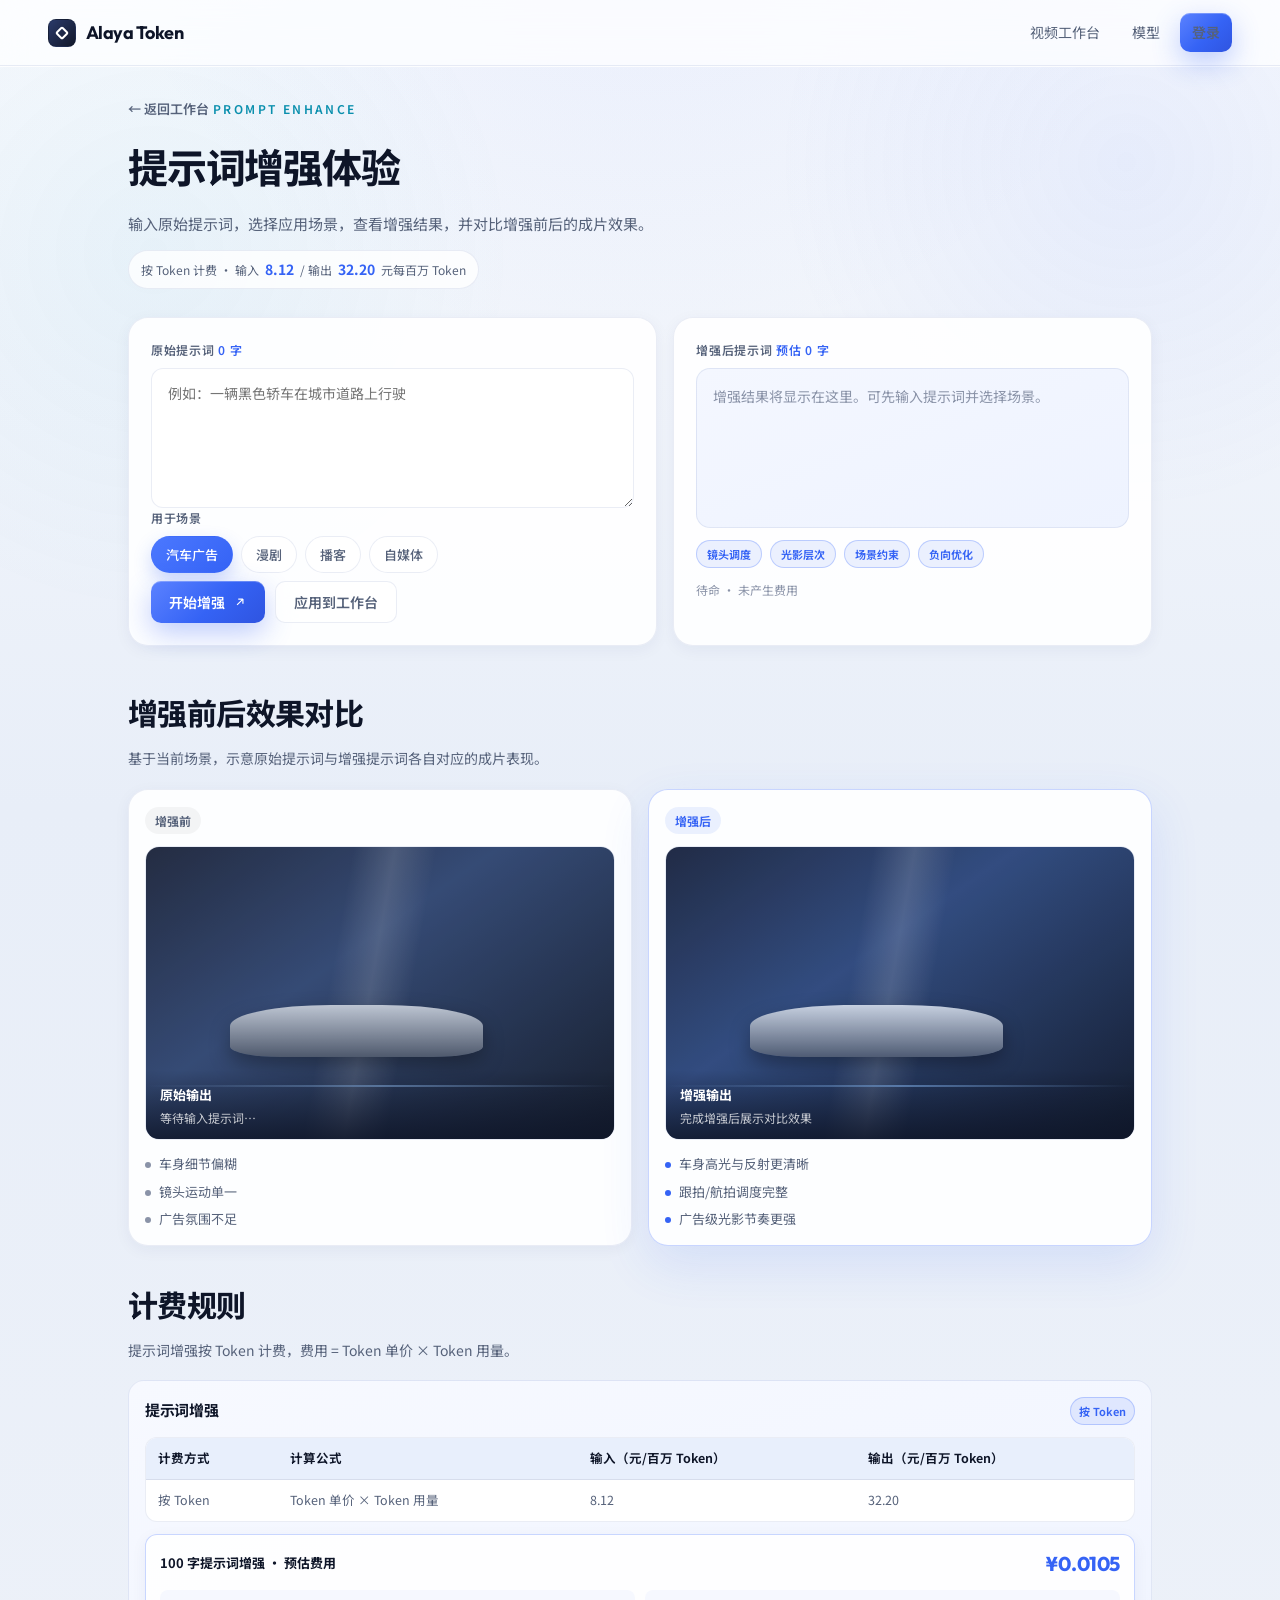
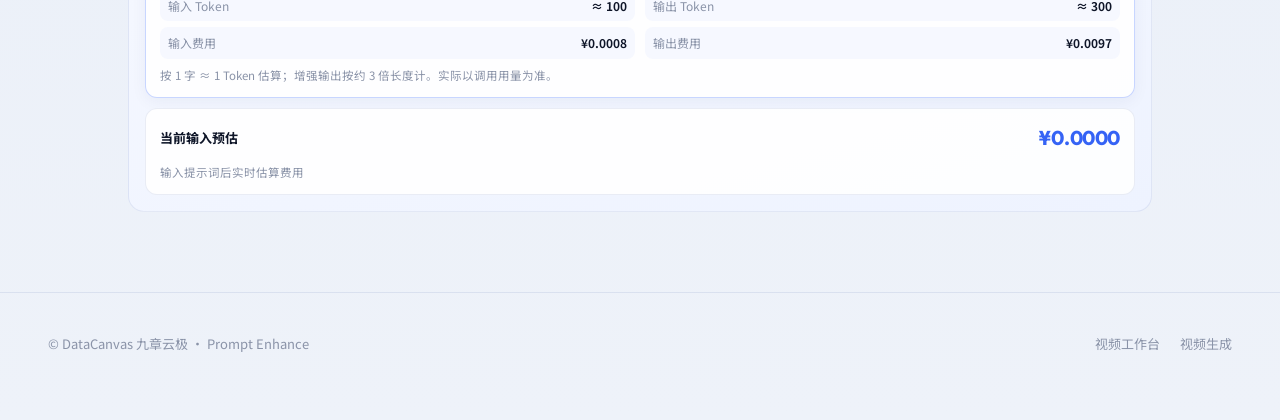
<file: enhance.html>
<!DOCTYPE html>
<html lang="zh-CN">
<head>
  <meta charset="UTF-8" />
  <meta name="viewport" content="width=device-width, initial-scale=1.0" />
  <title>提示词增强体验 — Alaya Token</title>
  <meta name="description" content="Alaya Token 提示词增强体验：输入原始提示词，选择场景，对比增强前后效果。" />
  <link rel="preconnect" href="https://fonts.googleapis.com" />
  <link rel="preconnect" href="https://fonts.gstatic.com" crossorigin />
  <link href="https://fonts.googleapis.com/css2?family=DM+Sans:ital,opsz,wght@0,9..40,400;0,9..40,500;0,9..40,600;0,9..40,700;1,9..40,400&family=Noto+Sans+SC:wght@400;500;600;700&family=Outfit:wght@500;600;700;800&family=Syne:wght@600;700;800&display=swap" rel="stylesheet" />
  <link rel="stylesheet" href="styles.css" />
</head>
<body class="enhance-page">
  <div class="page-glow" aria-hidden="true"></div>

  <header class="site-header">
    <a class="logo" href="index.html">
      <span class="logo-mark" aria-hidden="true"></span>
      Alaya Token
    </a>
    <nav class="header-nav" aria-label="主导航">
      <a href="video.html">视频工作台</a>
      <a href="models.html">模型</a>
      <a class="btn btn-primary" href="index.html#login">登录</a>
    </nav>
  </header>

  <main class="enhance-main">
    <div class="enhance-hero">
      <a class="back-link" href="video.html">← 返回工作台</a>
      <p class="section-label">Prompt Enhance</p>
      <h1>提示词增强体验</h1>
      <p class="enhance-lead">输入原始提示词，选择应用场景，查看增强结果，并对比增强前后的成片效果。</p>
      <div class="enhance-fee-pill">按 Token 计费 · 输入 <strong>8.12</strong> / 输出 <strong>32.20</strong> 元每百万 Token</div>
    </div>

    <section class="enhance-workspace">
      <div class="enhance-editor">
        <div class="field">
          <label for="rawPrompt">原始提示词 <em id="rawCount">0 字</em></label>
          <textarea id="rawPrompt" placeholder="例如：一辆黑色轿车在城市道路上行驶"></textarea>
        </div>

        <div class="field">
          <label>用于场景</label>
          <div class="scene-pick" id="scenePick" role="group" aria-label="选择场景">
            <button type="button" class="scene-pick-btn active" data-scene="汽车广告">汽车广告</button>
            <button type="button" class="scene-pick-btn" data-scene="漫剧">漫剧</button>
            <button type="button" class="scene-pick-btn" data-scene="播客">播客</button>
            <button type="button" class="scene-pick-btn" data-scene="自媒体">自媒体</button>
          </div>
        </div>

        <div class="enhance-actions">
          <button type="button" class="btn btn-primary" id="enhanceBtn">
            开始增强
            <svg class="arrow" viewBox="0 0 24 24" aria-hidden="true"><path d="M7 17L17 7M17 7H9M17 7v8"/></svg>
          </button>
          <button type="button" class="btn btn-ghost" id="applyToStudio">应用到工作台</button>
        </div>
      </div>

      <div class="enhance-result-panel">
        <div class="field">
          <label>增强后提示词 <em id="outCount">0 字</em></label>
          <div class="enhanced-box" id="enhancedBox" aria-live="polite">
            <p class="enhanced-placeholder" id="enhancedPlaceholder">增强结果将显示在这里。可先输入提示词并选择场景。</p>
            <p class="enhanced-text" id="enhancedText" hidden></p>
          </div>
        </div>
        <div class="enhance-tags" id="enhanceTags" hidden>
          <span>镜头调度</span>
          <span>光影层次</span>
          <span>场景约束</span>
          <span>负向优化</span>
        </div>
        <p class="enhance-status" id="enhanceStatus">待命 · 未产生费用</p>
      </div>
    </section>

    <section class="compare-section" aria-labelledby="compare-title">
      <div class="compare-head">
        <h2 id="compare-title">增强前后效果对比</h2>
        <p>基于当前场景，示意原始提示词与增强提示词各自对应的成片表现。</p>
      </div>

      <div class="compare-grid">
        <article class="compare-card">
          <div class="compare-badge">增强前</div>
          <div class="compare-frame" id="beforeFrame">
            <div class="compare-visual" id="beforeVisual"></div>
            <div class="compare-caption">
              <strong>原始输出</strong>
              <p id="beforePromptPreview">等待输入提示词…</p>
            </div>
          </div>
          <ul class="compare-points" id="beforePoints">
            <li>构图较平，镜头语言偏弱</li>
            <li>光影与氛围不够明确</li>
            <li>场景细节与约束不足</li>
          </ul>
        </article>

        <article class="compare-card is-after">
          <div class="compare-badge after">增强后</div>
          <div class="compare-frame" id="afterFrame">
            <div class="compare-visual is-enhanced" id="afterVisual"></div>
            <div class="compare-caption">
              <strong>增强输出</strong>
              <p id="afterPromptPreview">完成增强后展示对比效果</p>
            </div>
          </div>
          <ul class="compare-points" id="afterPoints">
            <li>镜头运动与构图更清晰</li>
            <li>光影层次与主体更突出</li>
            <li>场景约束与可控性更强</li>
          </ul>
        </article>
      </div>
    </section>

    <section class="billing-section" aria-labelledby="billing-title">
      <div class="compare-head">
        <h2 id="billing-title">计费规则</h2>
        <p>提示词增强按 Token 计费，费用 = Token 单价 × Token 用量。</p>
      </div>

      <div class="billing-panel" aria-label="计费规则">
        <div class="billing-panel-head">
          <h3>提示词增强</h3>
          <span>按 Token</span>
        </div>
        <div class="billing-table-wrap">
          <table class="billing-table">
            <thead>
              <tr>
                <th>计费方式</th>
                <th>计算公式</th>
                <th>输入（元/百万 Token）</th>
                <th>输出（元/百万 Token）</th>
              </tr>
            </thead>
            <tbody>
              <tr>
                <td>按 Token</td>
                <td>Token 单价 × Token 用量</td>
                <td>8.12</td>
                <td>32.20</td>
              </tr>
            </tbody>
          </table>
        </div>

        <div class="billing-estimate" id="billingEstimate">
          <div class="billing-estimate-title">
            <strong>100 字提示词增强 · 预估费用</strong>
            <em id="estimateTotal">¥0.0105</em>
          </div>
          <div class="billing-estimate-rows">
            <div><span>输入 Token</span><em>≈ 100</em></div>
            <div><span>输出 Token</span><em>≈ 300</em></div>
            <div><span>输入费用</span><em>¥0.0008</em></div>
            <div><span>输出费用</span><em>¥0.0097</em></div>
          </div>
          <p class="billing-estimate-note">按 1 字 ≈ 1 Token 估算；增强输出按约 3 倍长度计。实际以调用用量为准。</p>
        </div>

        <div class="billing-live" id="billingLive">
          <div class="billing-estimate-title">
            <strong>当前输入预估</strong>
            <em id="liveTotal">¥0.0000</em>
          </div>
          <p class="billing-estimate-note" id="liveDetail">输入提示词后实时估算费用</p>
        </div>
      </div>
    </section>
  </main>

  <footer class="site-footer">
    <span>© DataCanvas 九章云极 · Prompt Enhance</span>
    <div class="footer-links">
      <a href="video.html">视频工作台</a>
      <a href="generate.html">视频生成</a>
    </div>
  </footer>

  <div class="toast" id="toast" role="status"></div>
  <script src="enhance.js"></script>
</body>
</html>
</file>
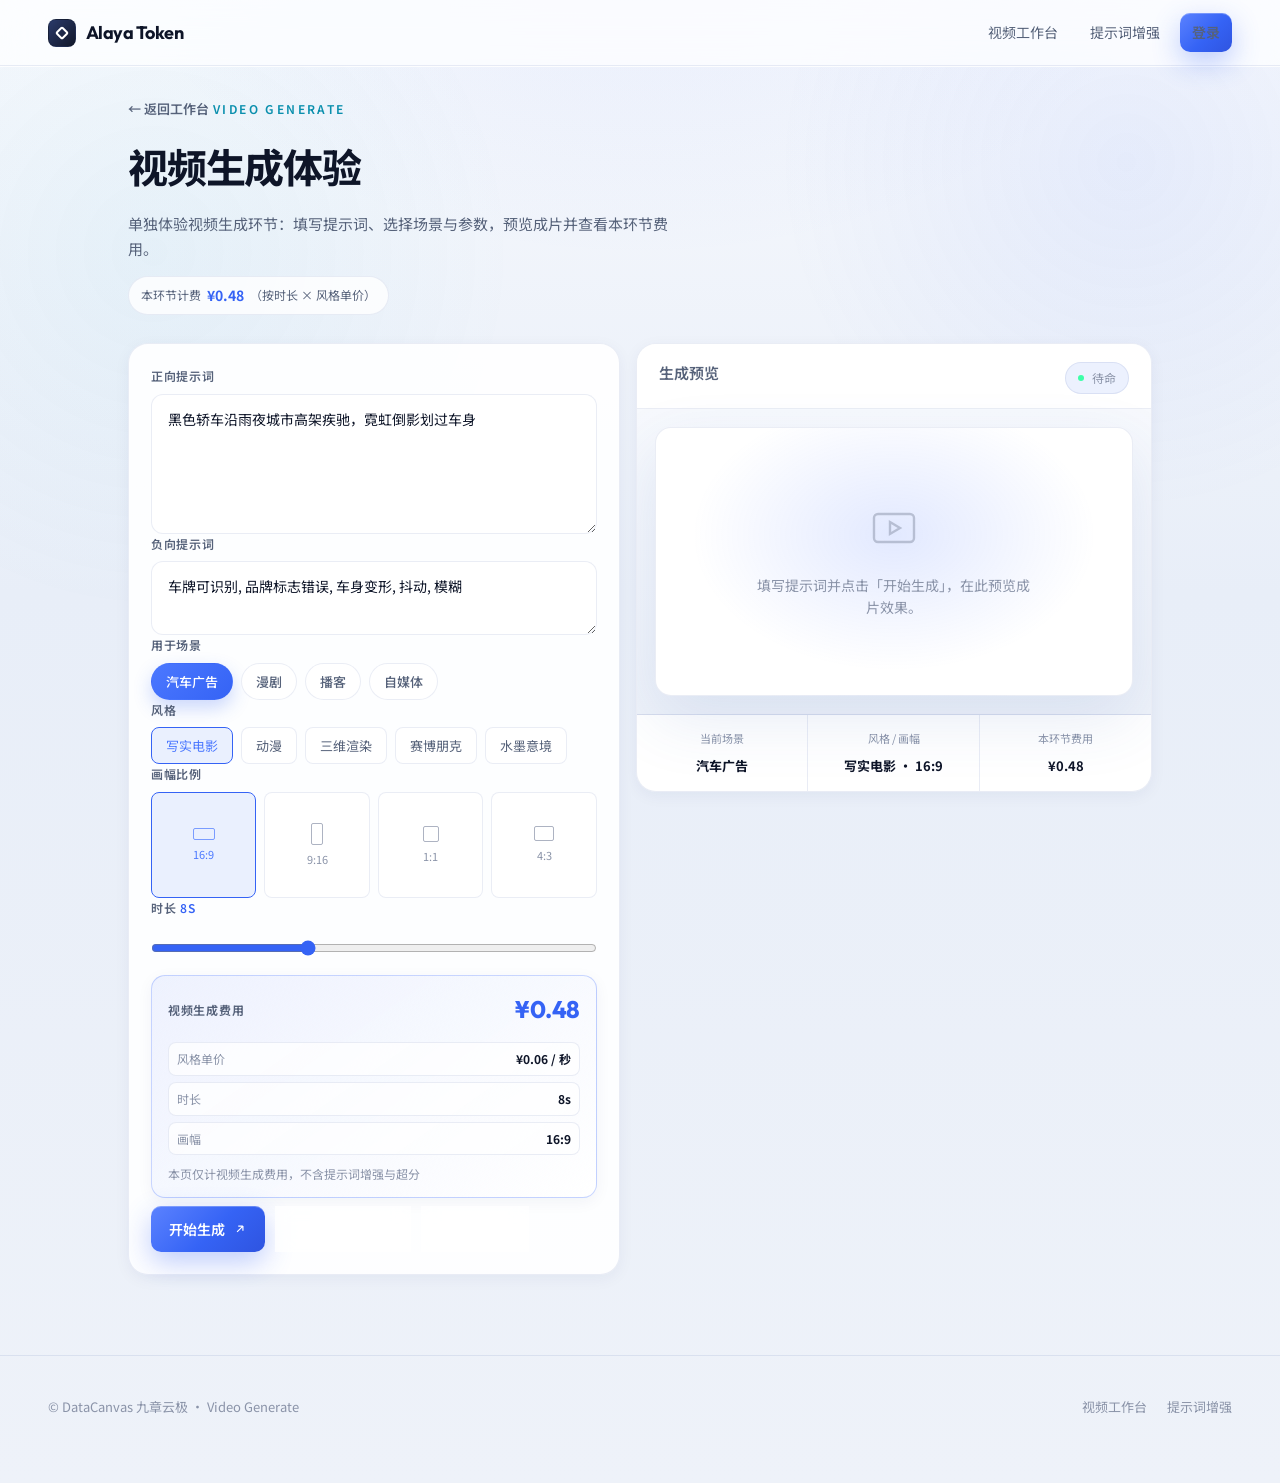
<file: generate.html>
<!DOCTYPE html>
<html lang="zh-CN">
<head>
  <meta charset="UTF-8" />
  <meta name="viewport" content="width=device-width, initial-scale=1.0" />
  <title>视频生成体验 — Alaya Token</title>
  <meta name="description" content="Alaya Token 视频生成单独体验：输入提示词，设定风格与画幅，生成并预览成片。" />
  <link rel="preconnect" href="https://fonts.googleapis.com" />
  <link rel="preconnect" href="https://fonts.gstatic.com" crossorigin />
  <link href="https://fonts.googleapis.com/css2?family=DM+Sans:ital,opsz,wght@0,9..40,400;0,9..40,500;0,9..40,600;0,9..40,700;1,9..40,400&family=Noto+Sans+SC:wght@400;500;600;700&family=Outfit:wght@500;600;700;800&family=Syne:wght@600;700;800&display=swap" rel="stylesheet" />
  <link rel="stylesheet" href="styles.css" />
</head>
<body class="enhance-page generate-exp-page">
  <div class="page-glow" aria-hidden="true"></div>

  <header class="site-header">
    <a class="logo" href="index.html">
      <span class="logo-mark" aria-hidden="true"></span>
      Alaya Token
    </a>
    <nav class="header-nav" aria-label="主导航">
      <a href="video.html">视频工作台</a>
      <a href="enhance.html">提示词增强</a>
      <a class="btn btn-primary" href="index.html#login">登录</a>
    </nav>
  </header>

  <main class="enhance-main">
    <div class="enhance-hero">
      <a class="back-link" href="video.html">← 返回工作台</a>
      <p class="section-label">Video Generate</p>
      <h1>视频生成体验</h1>
      <p class="enhance-lead">单独体验视频生成环节：填写提示词、选择场景与参数，预览成片并查看本环节费用。</p>
      <div class="enhance-fee-pill">本环节计费 <strong id="feePill">¥0.48</strong>（按时长 × 风格单价）</div>
    </div>

    <section class="gen-workspace">
      <div class="enhance-editor">
        <div class="field">
          <label for="genPrompt">正向提示词</label>
          <textarea id="genPrompt" placeholder="描述画面、镜头运动、光影与氛围……"></textarea>
        </div>

        <div class="field">
          <label for="genNegative">负向提示词</label>
          <textarea id="genNegative" class="neg" placeholder="模糊、抖动、水印、主体畸形……"></textarea>
        </div>

        <div class="field">
          <label>用于场景</label>
          <div class="scene-pick" id="scenePick" role="group" aria-label="选择场景">
            <button type="button" class="scene-pick-btn active" data-scene="汽车广告">汽车广告</button>
            <button type="button" class="scene-pick-btn" data-scene="漫剧">漫剧</button>
            <button type="button" class="scene-pick-btn" data-scene="播客">播客</button>
            <button type="button" class="scene-pick-btn" data-scene="自媒体">自媒体</button>
          </div>
        </div>

        <div class="field">
          <label>风格</label>
          <div class="chip-row" id="styleChips" role="group">
            <button type="button" class="chip active" data-style="写实电影">写实电影</button>
            <button type="button" class="chip" data-style="动漫">动漫</button>
            <button type="button" class="chip" data-style="三维渲染">三维渲染</button>
            <button type="button" class="chip" data-style="赛博朋克">赛博朋克</button>
            <button type="button" class="chip" data-style="水墨意境">水墨意境</button>
          </div>
        </div>

        <div class="field">
          <label>画幅比例</label>
          <div class="ratio-grid" id="ratioGrid" role="group">
            <button type="button" class="ratio-btn active" data-ratio="16:9"><span class="box"></span>16:9</button>
            <button type="button" class="ratio-btn" data-ratio="9:16"><span class="box"></span>9:16</button>
            <button type="button" class="ratio-btn" data-ratio="1:1"><span class="box"></span>1:1</button>
            <button type="button" class="ratio-btn" data-ratio="4:3"><span class="box"></span>4:3</button>
          </div>
        </div>

        <div class="field">
          <label for="durationRange">时长 <em id="durationLabel">8s</em></label>
          <input type="range" id="durationRange" min="4" max="16" step="1" value="8" />
        </div>

        <div class="cost-card gen-cost-card" aria-live="polite">
          <div class="cost-card-head">
            <span>视频生成费用</span>
            <strong id="genCostTotal">¥0.48</strong>
          </div>
          <div class="cost-breakdown">
            <div class="cost-line"><span>风格单价</span><em id="genUnit">¥0.06 / 秒</em></div>
            <div class="cost-line"><span>时长</span><em id="genSeconds">8s</em></div>
            <div class="cost-line"><span>画幅</span><em id="genRatioLabel">16:9</em></div>
          </div>
          <p class="cost-note">本页仅计视频生成费用，不含提示词增强与超分</p>
        </div>

        <div class="enhance-actions">
          <button type="button" class="btn btn-primary" id="runGenerate">
            开始生成
            <svg class="arrow" viewBox="0 0 24 24" aria-hidden="true"><path d="M7 17L17 7M17 7H9M17 7v8"/></svg>
          </button>
          <a class="btn btn-ghost" href="enhance.html" id="toEnhance">先去增强提示词</a>
          <button type="button" class="btn btn-ghost" id="applyToStudio">带回工作台</button>
        </div>
      </div>

      <div class="gen-preview-panel">
        <div class="preview-toolbar">
          <h2>生成预览</h2>
          <span class="status-pill ready" id="statusPill">
            <span class="dot" aria-hidden="true"></span>
            <span id="statusText">待命</span>
          </span>
        </div>
        <div class="gen-preview-stage">
          <div class="preview-frame" id="previewFrame">
            <div class="preview-placeholder" id="previewPlaceholder">
              <svg viewBox="0 0 24 24" aria-hidden="true"><rect x="2" y="5" width="20" height="14" rx="2"/><path d="M10 9l5 3-5 3V9z"/></svg>
              <p>填写提示词并点击「开始生成」，在此预览成片效果。</p>
            </div>
            <div class="preview-result" id="previewResult">
              <div class="preview-visual" id="previewVisual"></div>
              <div class="preview-caption">
                <p class="scene" id="resultScene"></p>
                <p class="meta" id="resultMeta"></p>
                <p class="preview-cost-line" id="resultCost"></p>
              </div>
            </div>
            <div class="gen-progress" id="genProgress">
              <div class="bar" id="genBar"></div>
            </div>
          </div>
        </div>
        <div class="gen-side-meta">
          <div>
            <span>当前场景</span>
            <strong id="metaScene">汽车广告</strong>
          </div>
          <div>
            <span>风格 / 画幅</span>
            <strong id="metaStyleRatio">写实电影 · 16:9</strong>
          </div>
          <div>
            <span>本环节费用</span>
            <strong id="metaFee">¥0.48</strong>
          </div>
        </div>
      </div>
    </section>
  </main>

  <footer class="site-footer">
    <span>© DataCanvas 九章云极 · Video Generate</span>
    <div class="footer-links">
      <a href="video.html">视频工作台</a>
      <a href="enhance.html">提示词增强</a>
    </div>
  </footer>

  <div class="toast" id="toast" role="status"></div>
  <script src="generate.js"></script>
</body>
</html>
</file>
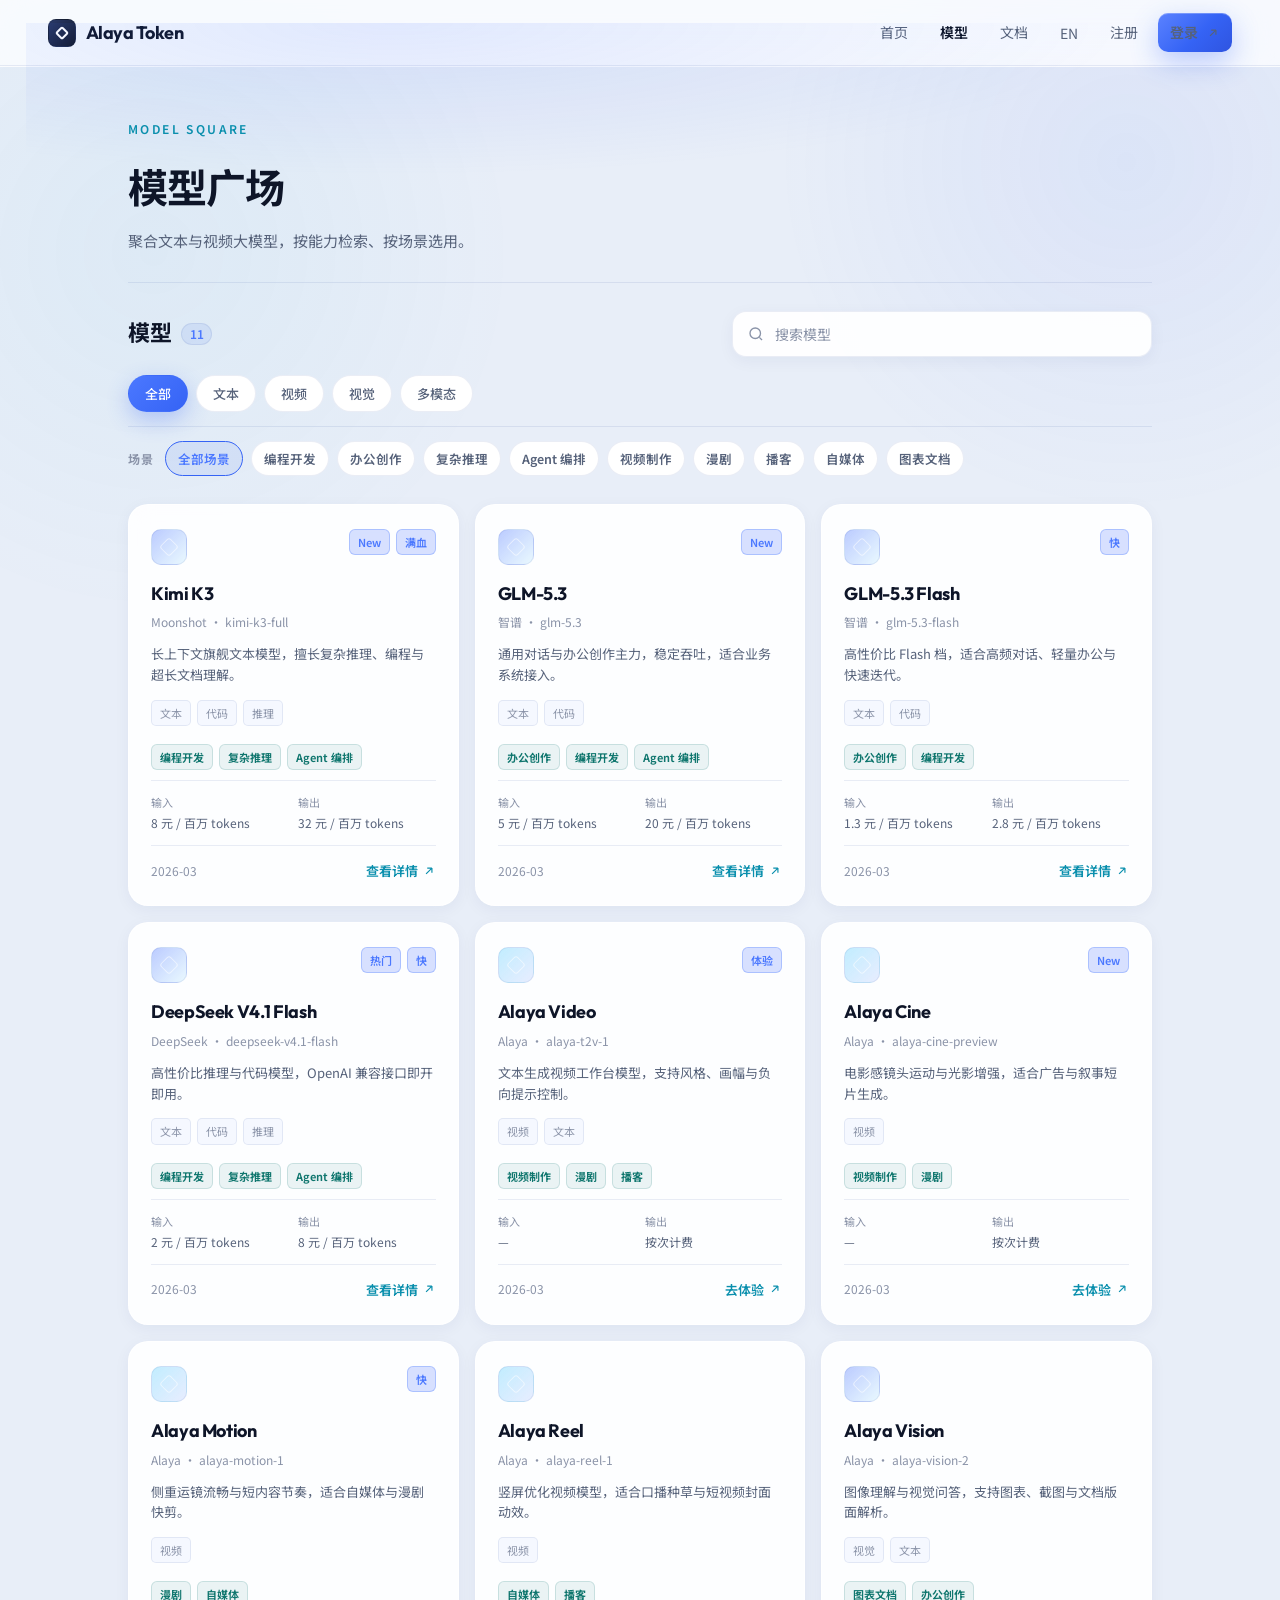
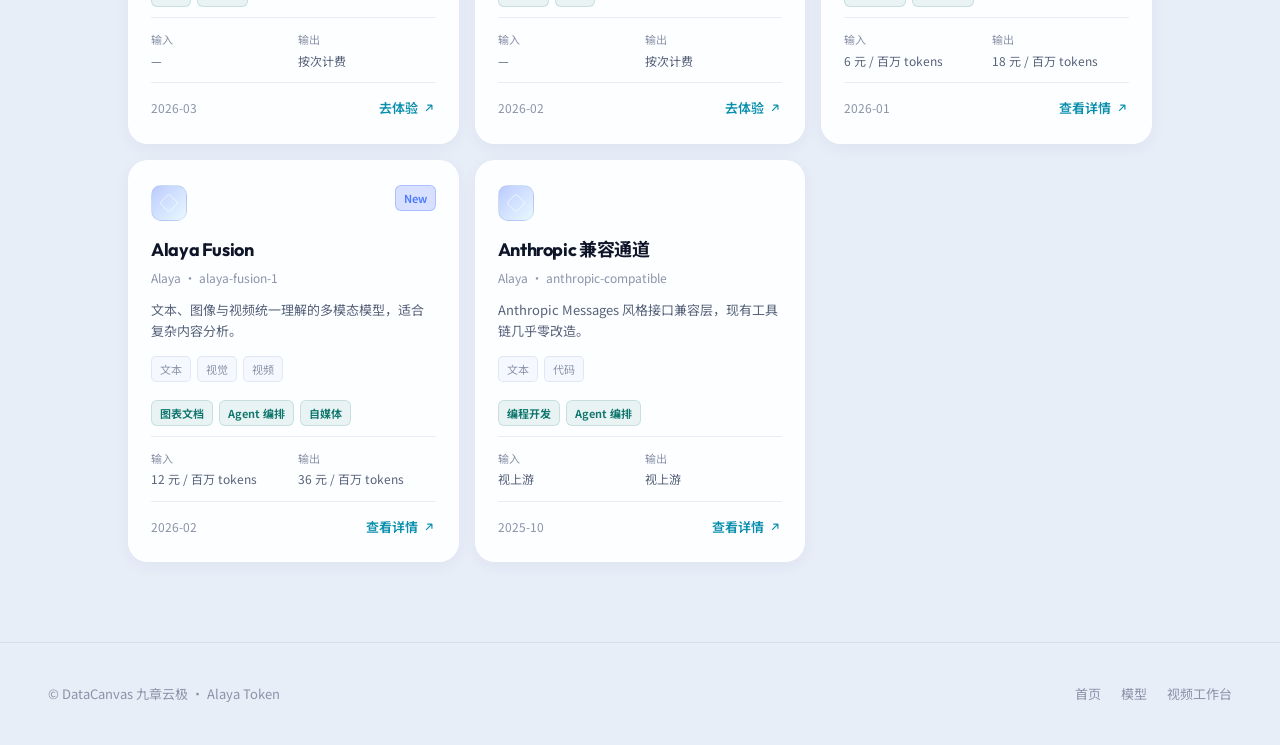
<file: models.html>
<!DOCTYPE html>
<html lang="zh-CN">
<head>
  <meta charset="UTF-8" />
  <meta name="viewport" content="width=device-width, initial-scale=1.0" />
  <title>模型广场 — Alaya Token</title>
  <meta name="description" content="Alaya Token 模型广场：搜索并浏览文本与视频大模型，查看能力与定价。" />
  <link rel="preconnect" href="https://fonts.googleapis.com" />
  <link rel="preconnect" href="https://fonts.gstatic.com" crossorigin />
  <link href="https://fonts.googleapis.com/css2?family=DM+Sans:ital,opsz,wght@0,9..40,400;0,9..40,500;0,9..40,600;0,9..40,700;1,9..40,400&family=Noto+Sans+SC:wght@400;500;600;700&family=Outfit:wght@500;600;700;800&family=Syne:wght@600;700;800&display=swap" rel="stylesheet" />
  <link rel="stylesheet" href="styles.css" />
</head>
<body class="models-page">
  <div class="page-glow" aria-hidden="true"></div>
  <header class="site-header">
    <a class="logo" href="index.html">
      <span class="logo-mark" aria-hidden="true"></span>
      Alaya Token
    </a>
    <nav class="header-nav" aria-label="主导航">
      <a href="index.html">首页</a>
      <a class="nav-active" href="models.html">模型</a>
      <a href="#docs">文档</a>
      <button class="lang" type="button" aria-label="切换语言">EN</button>
      <a href="#register">注册</a>
      <a class="btn btn-primary" href="#login">
        登录
        <svg class="arrow" viewBox="0 0 24 24" aria-hidden="true"><path d="M7 17L17 7M17 7H9M17 7v8"/></svg>
      </a>
    </nav>
  </header>

  <main class="square-main">
    <div class="square-hero">
      <div class="square-hero-inner">
        <p class="section-label">Model Square</p>
        <h1>模型广场</h1>
        <p>聚合文本与视频大模型，按能力检索、按场景选用。</p>
      </div>
    </div>

    <div class="square-toolbar">
      <div class="square-title-row">
        <h2>
          模型
          <span class="count-badge" id="modelCount">0</span>
        </h2>
        <div class="square-search" role="search">
          <svg viewBox="0 0 24 24" aria-hidden="true"><circle cx="11" cy="11" r="7"/><path d="M20 20l-3.5-3.5"/></svg>
          <input
            type="search"
            id="modelSearch"
            placeholder="搜索模型"
            autocomplete="off"
            aria-label="搜索模型"
          />
          <kbd class="search-hint" id="searchClear" hidden>Esc</kbd>
        </div>
      </div>

      <div class="modality-tabs" id="modalityTabs" role="tablist" aria-label="模型类型">
        <button type="button" class="modality-tab active" role="tab" aria-selected="true" data-type="all">全部</button>
        <button type="button" class="modality-tab" role="tab" aria-selected="false" data-type="text">文本</button>
        <button type="button" class="modality-tab" role="tab" aria-selected="false" data-type="video">视频</button>
        <button type="button" class="modality-tab" role="tab" aria-selected="false" data-type="vision">视觉</button>
        <button type="button" class="modality-tab" role="tab" aria-selected="false" data-type="multimodal">多模态</button>
      </div>

      <div class="scene-filter" aria-label="应用场景">
        <span class="scene-filter-label">场景</span>
        <div class="scene-filter-chips" id="sceneFilter" role="group" aria-label="按场景筛选模型">
          <button type="button" class="scene-filter-chip active" data-scene="all" aria-pressed="true">全部场景</button>
          <button type="button" class="scene-filter-chip" data-scene="coding" aria-pressed="false">编程开发</button>
          <button type="button" class="scene-filter-chip" data-scene="office" aria-pressed="false">办公创作</button>
          <button type="button" class="scene-filter-chip" data-scene="reasoning" aria-pressed="false">复杂推理</button>
          <button type="button" class="scene-filter-chip" data-scene="agent" aria-pressed="false">Agent 编排</button>
          <button type="button" class="scene-filter-chip" data-scene="auto-ad" aria-pressed="false">视频制作</button>
          <button type="button" class="scene-filter-chip" data-scene="comic" aria-pressed="false">漫剧</button>
          <button type="button" class="scene-filter-chip" data-scene="podcast" aria-pressed="false">播客</button>
          <button type="button" class="scene-filter-chip" data-scene="media" aria-pressed="false">自媒体</button>
          <button type="button" class="scene-filter-chip" data-scene="vision-doc" aria-pressed="false">图表文档</button>
        </div>
      </div>
    </div>

    <div class="model-grid" id="modelGrid" aria-live="polite"></div>
    <p class="square-empty" id="squareEmpty" hidden>未找到匹配模型，试试其他关键词、类型或场景。</p>
  </main>

  <footer class="site-footer">
    <span>© DataCanvas 九章云极 · Alaya Token</span>
    <div class="footer-links">
      <a href="index.html">首页</a>
      <a href="models.html">模型</a>
      <a href="video.html">视频工作台</a>
    </div>
  </footer>

  <script src="models.js"></script>
</body>
</html>
</file>
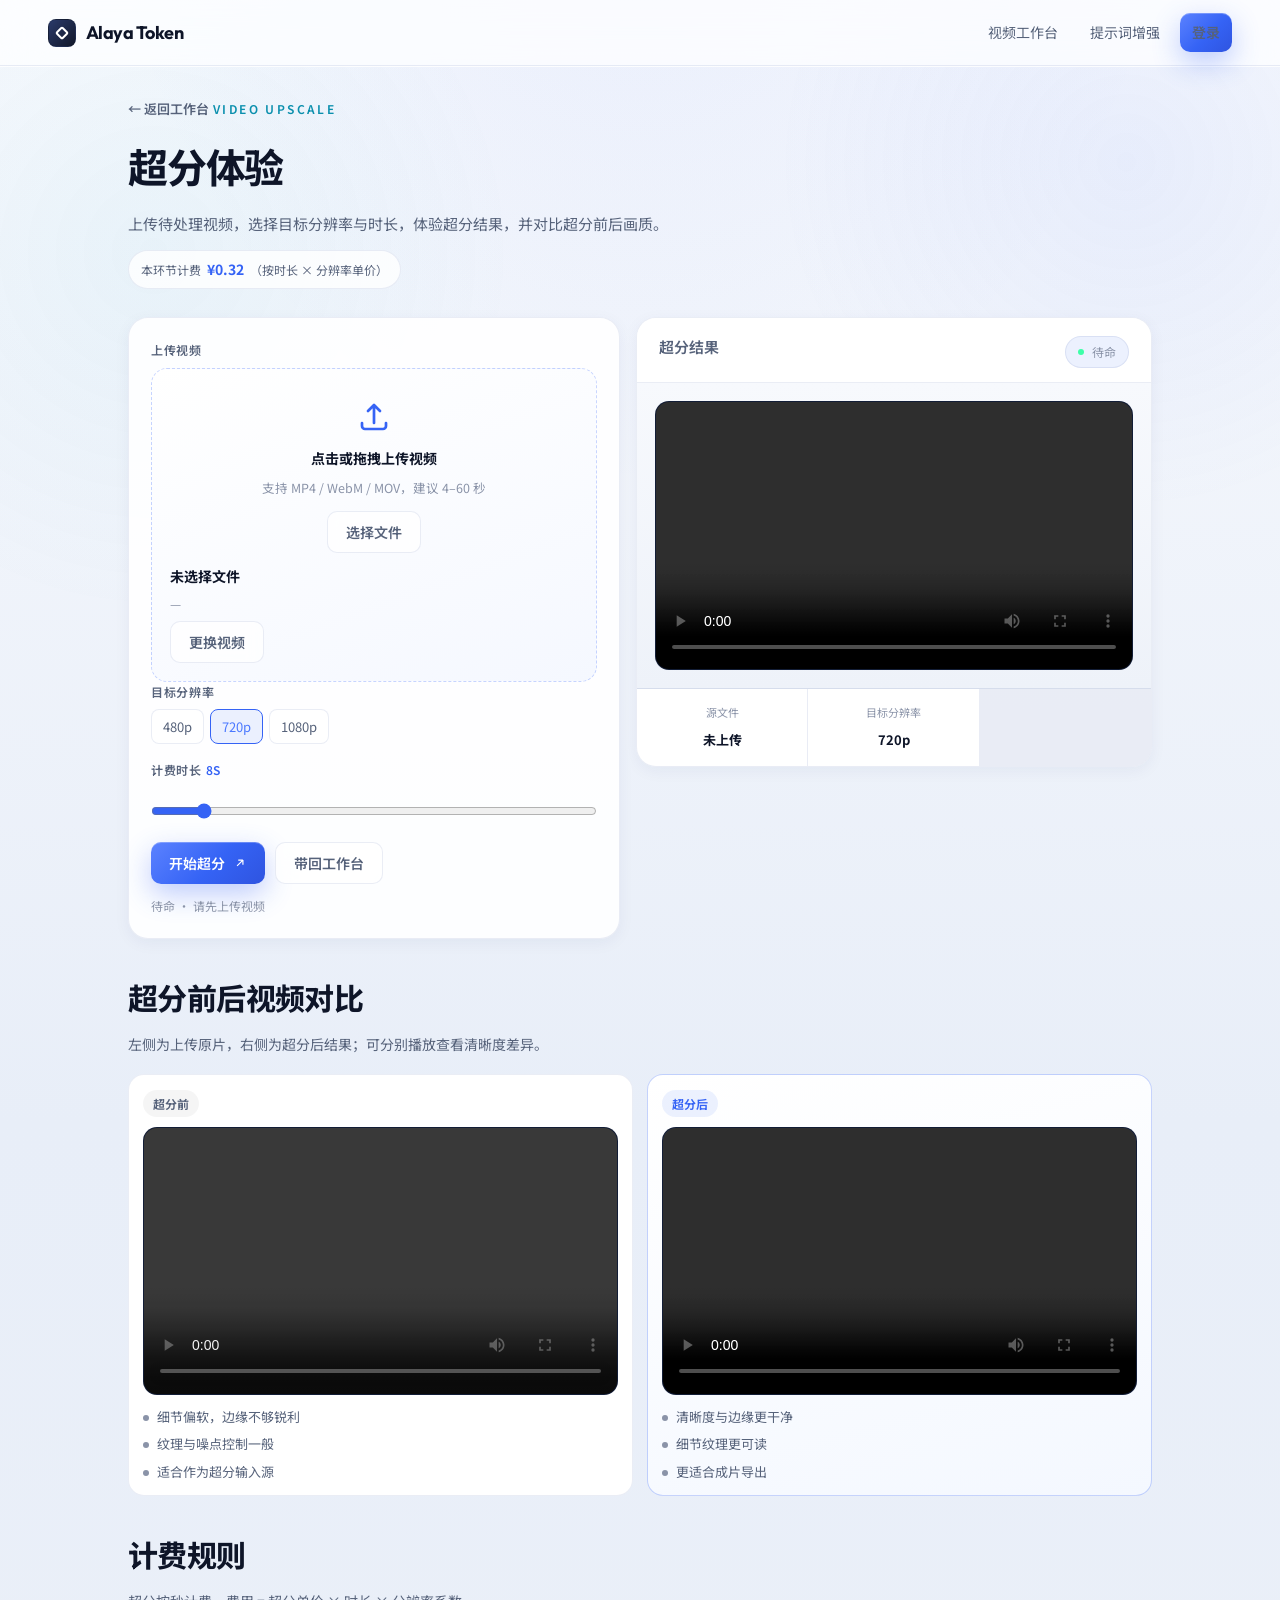
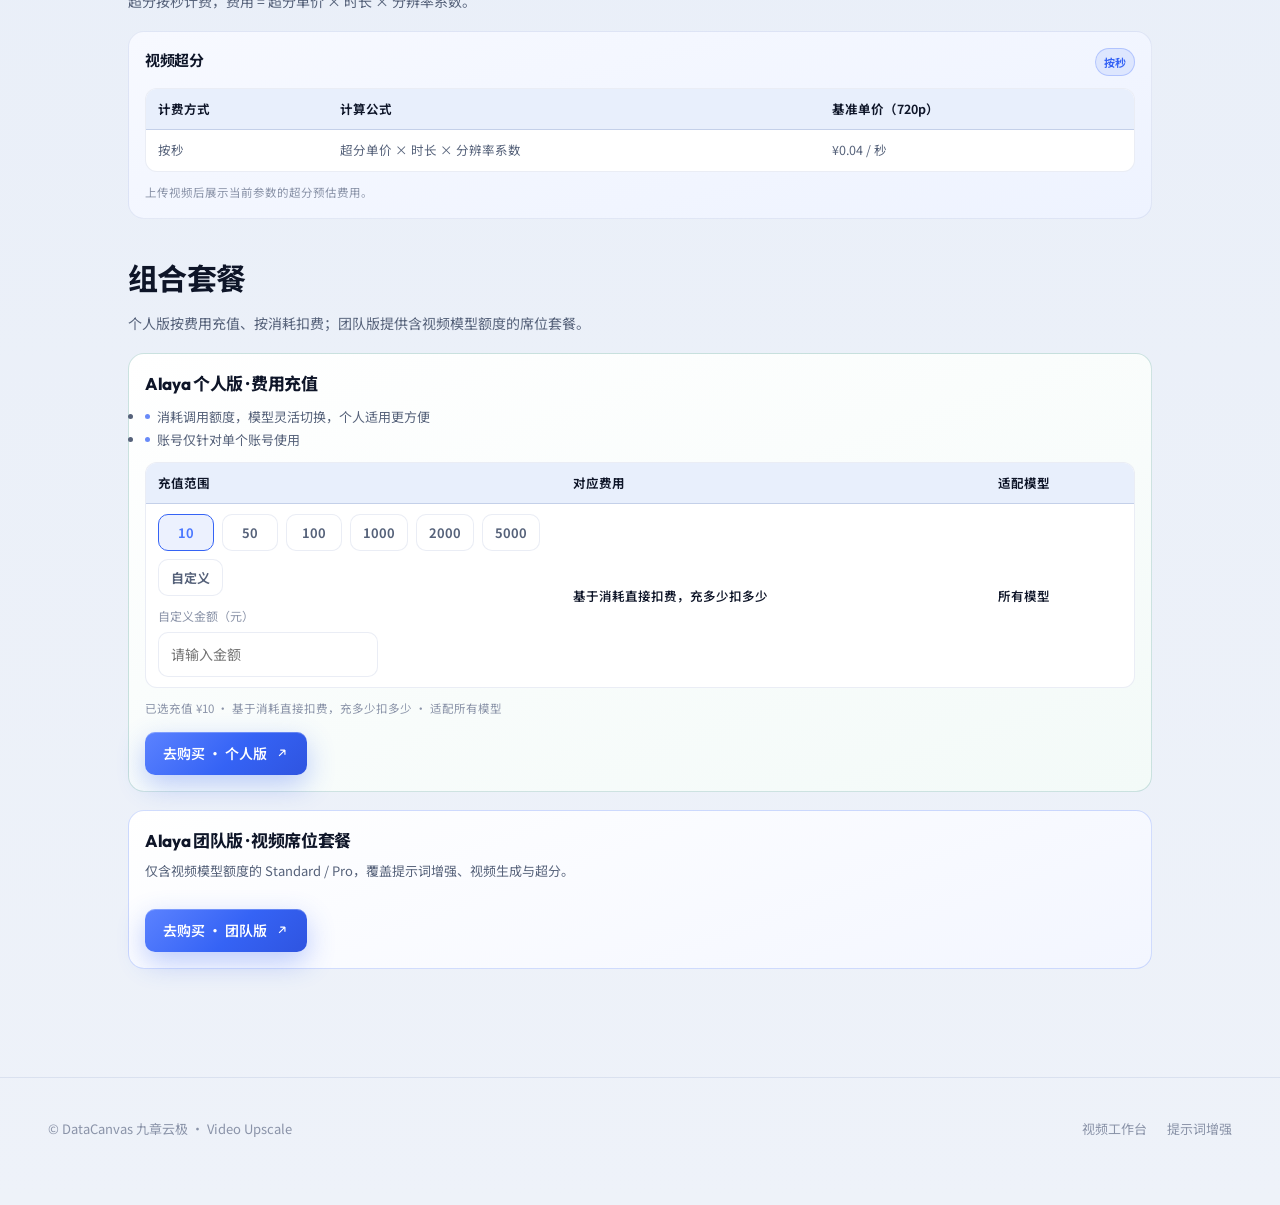
<file: upscale.html>
<!DOCTYPE html>
<html lang="zh-CN">
<head>
  <meta charset="UTF-8" />
  <meta name="viewport" content="width=device-width, initial-scale=1.0" />
  <title>超分体验 — Alaya Token</title>
  <meta name="description" content="Alaya Token 超分单独体验：上传视频，体验超分前后对比，并查看计费价格。" />
  <link rel="preconnect" href="https://fonts.googleapis.com" />
  <link rel="preconnect" href="https://fonts.gstatic.com" crossorigin />
  <link href="https://fonts.googleapis.com/css2?family=DM+Sans:ital,opsz,wght@0,9..40,400;0,9..40,500;0,9..40,600;0,9..40,700;1,9..40,400&family=Noto+Sans+SC:wght@400;500;600;700&family=Outfit:wght@500;600;700;800&family=Syne:wght@600;700;800&display=swap" rel="stylesheet" />
  <link rel="stylesheet" href="styles.css" />
</head>
<body class="enhance-page upscale-exp-page">
  <div class="page-glow" aria-hidden="true"></div>

  <header class="site-header">
    <a class="logo" href="index.html">
      <span class="logo-mark" aria-hidden="true"></span>
      Alaya Token
    </a>
    <nav class="header-nav" aria-label="主导航">
      <a href="video.html">视频工作台</a>
      <a href="enhance.html">提示词增强</a>
      <a class="btn btn-primary" href="index.html#login">登录</a>
    </nav>
  </header>

  <main class="enhance-main">
    <div class="enhance-hero">
      <a class="back-link" href="video.html">← 返回工作台</a>
      <p class="section-label">Video Upscale</p>
      <h1>超分体验</h1>
      <p class="enhance-lead">上传待处理视频，选择目标分辨率与时长，体验超分结果，并对比超分前后画质。</p>
      <div class="enhance-fee-pill" id="feePillWrap" hidden>本环节计费 <strong id="feePill">¥0.00</strong>（按时长 × 分辨率单价）</div>
    </div>

    <section class="upscale-workspace">
      <div class="enhance-editor">
        <div class="field">
          <label>上传视频</label>
          <div class="upload-drop" id="uploadDrop">
            <input type="file" id="videoInput" accept="video/*" hidden />
            <div class="upload-drop-inner" id="uploadIdle">
              <svg viewBox="0 0 24 24" aria-hidden="true"><path d="M12 16V4m0 0l-4 4m4-4l4 4"/><path d="M4 16v2a2 2 0 002 2h12a2 2 0 002-2v-2"/></svg>
              <strong>点击或拖拽上传视频</strong>
              <p>支持 MP4 / WebM / MOV，建议 4–60 秒</p>
              <button type="button" class="btn btn-ghost" id="pickVideo">选择文件</button>
            </div>
            <div class="upload-file-meta" id="uploadMeta" hidden>
              <strong id="fileName">未选择文件</strong>
              <span id="fileInfo">—</span>
              <button type="button" class="btn btn-ghost" id="replaceVideo">更换视频</button>
            </div>
          </div>
        </div>

        <div class="param-row">
          <div class="field">
            <label>目标分辨率</label>
            <div class="chip-row" id="resolutionChips" role="group" aria-label="目标分辨率">
              <button type="button" class="chip" data-resolution="480p">480p</button>
              <button type="button" class="chip active" data-resolution="720p">720p</button>
              <button type="button" class="chip" data-resolution="1080p">1080p</button>
            </div>
          </div>
          <div class="field">
            <label for="durationRange">计费时长 <em id="durationLabel">8s</em></label>
            <input type="range" id="durationRange" min="4" max="60" step="1" value="8" />
          </div>
        </div>

        <div class="cost-card gen-cost-card" id="upscaleCostCard" aria-live="polite" hidden>
          <div class="cost-card-head">
            <span>超分费用</span>
            <strong id="upscaleCostTotal">¥0.00</strong>
          </div>
          <div class="cost-breakdown">
            <div class="cost-line"><span>单价</span><em id="upscaleUnit">¥0.04 / 秒</em></div>
            <div class="cost-line"><span>时长</span><em id="upscaleSeconds">8s</em></div>
            <div class="cost-line"><span>分辨率系数</span><em id="upscaleResFactor">720p · ×1.00</em></div>
          </div>
          <p class="cost-note">本页仅计超分费用，不含提示词增强与视频生成</p>
        </div>

        <div class="enhance-actions">
          <button type="button" class="btn btn-primary" id="runUpscale">
            开始超分
            <svg class="arrow" viewBox="0 0 24 24" aria-hidden="true"><path d="M7 17L17 7M17 7H9M17 7v8"/></svg>
          </button>
          <button type="button" class="btn btn-ghost" id="applyToStudio">带回工作台</button>
        </div>
        <p class="enhance-status" id="upscaleStatus">待命 · 请先上传视频</p>
      </div>

      <div class="upscale-preview-panel">
        <div class="preview-toolbar">
          <h2>超分结果</h2>
          <span class="status-pill ready" id="statusPill">
            <span class="dot" aria-hidden="true"></span>
            <span id="statusText">待命</span>
          </span>
        </div>
        <div class="upscale-result-stage">
          <div class="upscale-video-frame" id="resultFrame">
            <div class="preview-placeholder" id="resultPlaceholder">
              <svg viewBox="0 0 24 24" aria-hidden="true"><rect x="2" y="5" width="20" height="14" rx="2"/><path d="M10 9l5 3-5 3V9z"/></svg>
              <p>上传视频并开始超分后，结果将在此展示。</p>
            </div>
            <video id="resultVideo" class="upscale-video is-after" controls playsinline hidden></video>
            <div class="gen-progress" id="genProgress">
              <div class="bar" id="genBar"></div>
            </div>
          </div>
        </div>
        <div class="gen-side-meta">
          <div>
            <span>源文件</span>
            <strong id="metaFile">未上传</strong>
          </div>
          <div>
            <span>目标分辨率</span>
            <strong id="metaRes">720p</strong>
          </div>
          <div id="metaFeeWrap" hidden>
            <span>本环节费用</span>
            <strong id="metaFee">¥0.00</strong>
          </div>
        </div>
      </div>
    </section>

    <section class="compare-section" aria-labelledby="upscale-compare-title">
      <div class="compare-head">
        <h2 id="upscale-compare-title">超分前后视频对比</h2>
        <p>左侧为上传原片，右侧为超分后结果；可分别播放查看清晰度差异。</p>
      </div>
      <div class="upscale-compare-grid">
        <article class="upscale-compare-card">
          <div class="compare-badge">超分前</div>
          <div class="upscale-video-frame is-before">
            <div class="preview-placeholder" id="beforePlaceholder">
              <p>上传视频后在此预览原片</p>
            </div>
            <video id="beforeVideo" class="upscale-video is-before" controls playsinline hidden></video>
          </div>
          <ul class="compare-points">
            <li>细节偏软，边缘不够锐利</li>
            <li>纹理与噪点控制一般</li>
            <li>适合作为超分输入源</li>
          </ul>
        </article>
        <article class="upscale-compare-card is-after">
          <div class="compare-badge after">超分后</div>
          <div class="upscale-video-frame is-after">
            <div class="preview-placeholder" id="afterPlaceholder">
              <p>完成超分后展示增强画质</p>
            </div>
            <video id="afterVideo" class="upscale-video is-after" controls playsinline hidden></video>
          </div>
          <ul class="compare-points">
            <li>清晰度与边缘更干净</li>
            <li>细节纹理更可读</li>
            <li>更适合成片导出</li>
          </ul>
        </article>
      </div>
    </section>

    <section class="billing-section" aria-labelledby="upscale-billing-title">
      <div class="compare-head">
        <h2 id="upscale-billing-title">计费规则</h2>
        <p>超分按秒计费，费用 = 超分单价 × 时长 × 分辨率系数。</p>
      </div>
      <div class="billing-panel" aria-label="超分计费规则">
        <div class="billing-panel-head">
          <h3>视频超分</h3>
          <span>按秒</span>
        </div>
        <div class="billing-table-wrap">
          <table class="billing-table">
            <thead>
              <tr>
                <th>计费方式</th>
                <th>计算公式</th>
                <th>基准单价（720p）</th>
              </tr>
            </thead>
            <tbody>
              <tr>
                <td>按秒</td>
                <td>超分单价 × 时长 × 分辨率系数</td>
                <td>¥0.04 / 秒</td>
              </tr>
            </tbody>
          </table>
        </div>
        <div class="billing-estimate" id="billingEstimate" hidden>
          <div class="billing-estimate-title">
            <strong>当前参数预估</strong>
            <em id="estimateTotal">¥0.00</em>
          </div>
          <div class="billing-estimate-rows">
            <div><span>时长</span><em id="estSeconds">8s</em></div>
            <div><span>分辨率</span><em id="estRes">720p</em></div>
            <div><span>单价</span><em id="estUnit">¥0.04 / 秒</em></div>
            <div><span>系数</span><em id="estFactor">×1.00</em></div>
          </div>
          <p class="billing-estimate-note">上传视频后按实际时长与分辨率估算；切换至 1080p 后费用随系数上浮。实际以调用时长为准。</p>
        </div>
        <p class="billing-estimate-note" id="billingEstimateIdle">上传视频后展示当前参数的超分预估费用。</p>
      </div>
    </section>

    <section class="plans-section" aria-labelledby="plans-title">
      <div class="compare-head">
        <h2 id="plans-title">组合套餐</h2>
        <p>个人版按费用充值、按消耗扣费；团队版提供含视频模型额度的席位套餐。</p>
      </div>

      <div class="plans-split">
        <article class="plans-block is-personal" aria-labelledby="personal-plan-title">
          <div class="personal-topup" id="personalTopup">
            <div class="personal-topup-head">
              <h3 id="personal-plan-title">Alaya 个人版 · 费用充值</h3>
              <ul>
                <li>消耗调用额度，模型灵活切换，个人适用更方便</li>
                <li>账号仅针对单个账号使用</li>
              </ul>
            </div>
            <div class="billing-table-wrap personal-topup-table-wrap">
              <table class="billing-table personal-topup-table">
                <thead>
                  <tr>
                    <th>充值范围</th>
                    <th>对应费用</th>
                    <th>适配模型</th>
                  </tr>
                </thead>
                <tbody>
                  <tr>
                    <td>
                      <div class="topup-amount-list" id="topupAmounts" role="group" aria-label="充值金额">
                        <button type="button" class="topup-amount active" data-amount="10">10</button>
                        <button type="button" class="topup-amount" data-amount="50">50</button>
                        <button type="button" class="topup-amount" data-amount="100">100</button>
                        <button type="button" class="topup-amount" data-amount="1000">1000</button>
                        <button type="button" class="topup-amount" data-amount="2000">2000</button>
                        <button type="button" class="topup-amount" data-amount="5000">5000</button>
                        <button type="button" class="topup-amount" data-amount="custom">自定义</button>
                      </div>
                      <div class="topup-custom" id="topupCustom" hidden>
                        <label for="topupCustomInput">自定义金额（元）</label>
                        <input id="topupCustomInput" type="number" min="1" step="1" placeholder="请输入金额" />
                      </div>
                    </td>
                    <td class="topup-merged">基于消耗直接扣费，充多少扣多少</td>
                    <td class="topup-merged">所有模型</td>
                  </tr>
                </tbody>
              </table>
            </div>
            <p class="billing-estimate-note" id="topupSummary">已选充值 ¥10 · 按调用消耗扣减，适配全部模型</p>
            <a class="btn btn-primary plans-inline-buy" id="buyPersonal" href="index.html#login">
              去购买 · 个人版
              <svg class="arrow" viewBox="0 0 24 24" aria-hidden="true"><path d="M7 17L17 7M17 7H9M17 7v8"/></svg>
            </a>
          </div>
        </article>

        <article class="plans-block is-team" aria-labelledby="team-plan-title">
          <div class="team-plans-head">
            <h3 id="team-plan-title">Alaya 团队版 · 视频席位套餐</h3>
            <p>仅含视频模型额度的 Standard / Pro，覆盖提示词增强、视频生成与超分。</p>
          </div>
          <div class="plans-grid" id="plansGrid"></div>
          <a class="btn btn-primary plans-inline-buy" id="buyTeam" href="index.html#login">
            去购买 · 团队版
            <svg class="arrow" viewBox="0 0 24 24" aria-hidden="true"><path d="M7 17L17 7M17 7H9M17 7v8"/></svg>
          </a>
        </article>
      </div>
    </section>
  </main>

  <footer class="site-footer">
    <span>© DataCanvas 九章云极 · Video Upscale</span>
    <div class="footer-links">
      <a href="video.html">视频工作台</a>
      <a href="enhance.html">提示词增强</a>
    </div>
  </footer>

  <div class="toast" id="toast" role="status"></div>
  <script src="plans.js"></script>
  <script src="upscale.js"></script>
</body>
</html>
</file>
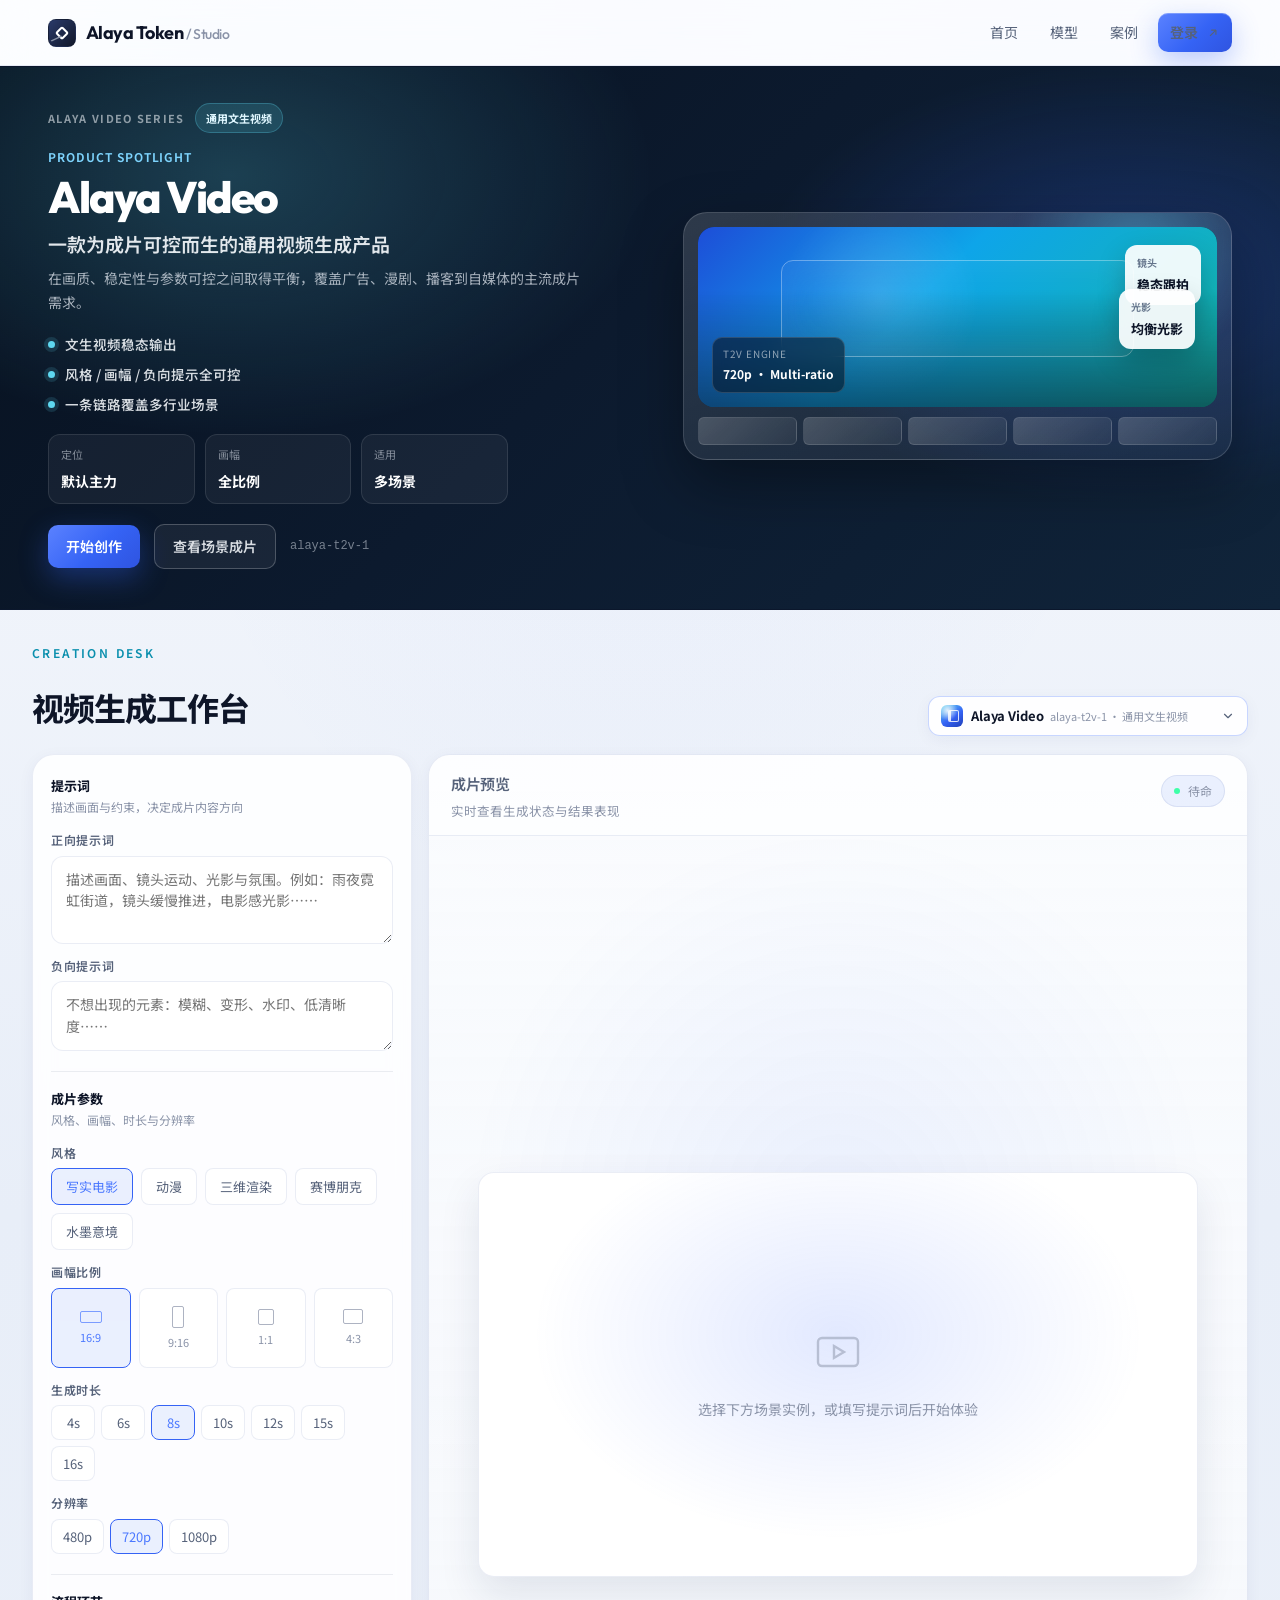
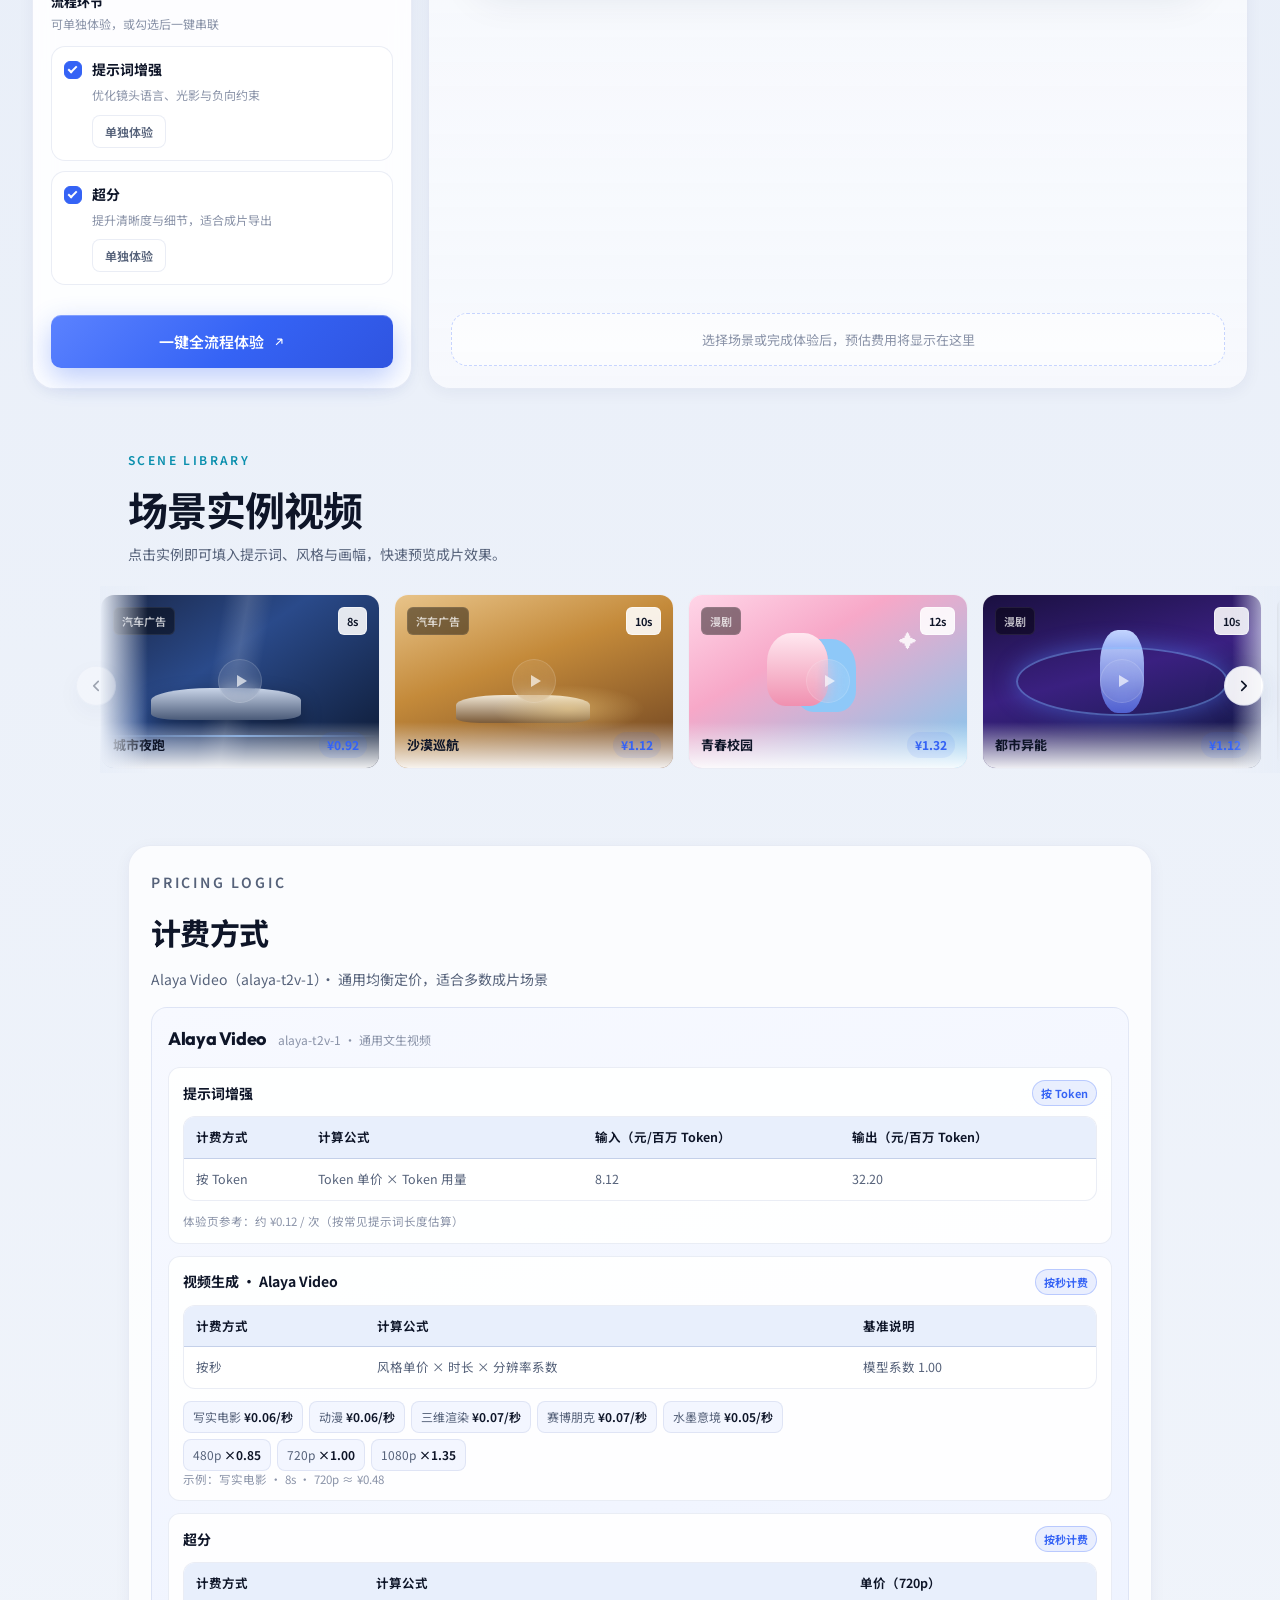
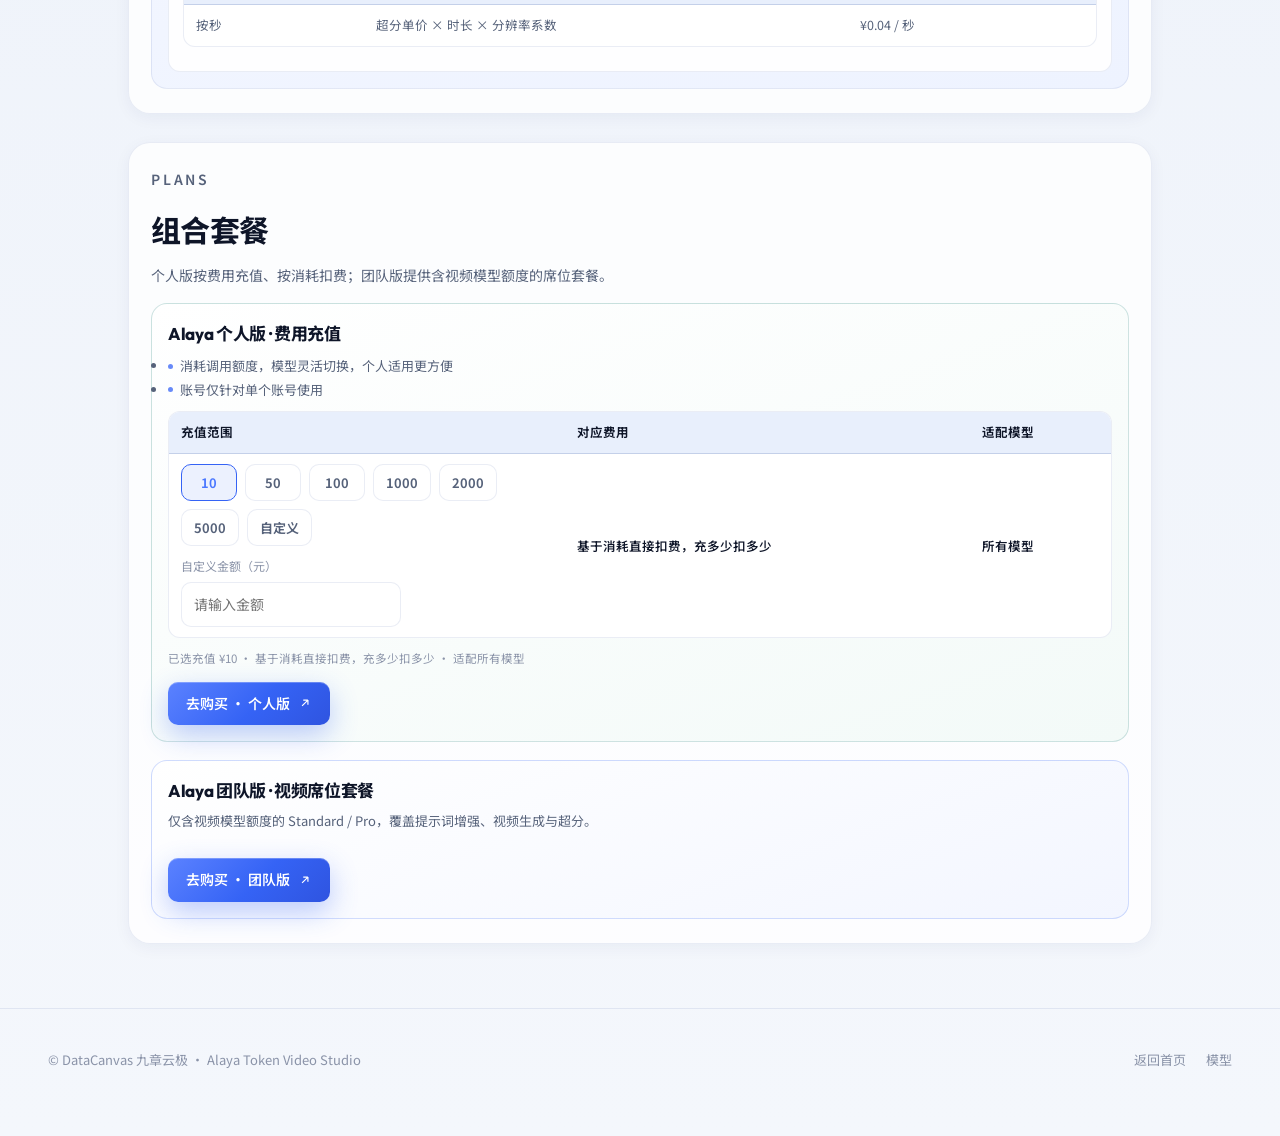
<file: video.html>
<!DOCTYPE html>
<html lang="zh-CN">
<head>
  <meta charset="UTF-8" />
  <meta name="viewport" content="width=device-width, initial-scale=1.0" />
  <title>视频生成工作台 — Alaya Token</title>
  <meta name="description" content="Alaya Token 视频大模型体验工作台：提示词生成、风格与画幅控制、灵感案例展示。" />
  <link rel="preconnect" href="https://fonts.googleapis.com" />
  <link rel="preconnect" href="https://fonts.gstatic.com" crossorigin />
  <link href="https://fonts.googleapis.com/css2?family=DM+Sans:ital,opsz,wght@0,9..40,400;0,9..40,500;0,9..40,600;0,9..40,700;1,9..40,400&family=Noto+Sans+SC:wght@400;500;600;700&family=Outfit:wght@500;600;700;800&family=Syne:wght@600;700;800&display=swap" rel="stylesheet" />
  <link rel="stylesheet" href="styles.css" />
</head>
<body class="studio-page">
  <div class="page-glow" aria-hidden="true"></div>
  <header class="site-header studio-header">
    <a class="logo" href="index.html">
      <span class="logo-mark" aria-hidden="true"></span>
      <span>Alaya Token</span>
    </a>
    <nav class="header-nav" aria-label="主导航">
      <a href="index.html">首页</a>
      <a href="models.html">模型</a>
      <a href="#cases">案例</a>
      <a class="btn btn-primary" href="index.html#login">
        登录
        <svg class="arrow" viewBox="0 0 24 24" aria-hidden="true"><path d="M7 17L17 7M17 7H9M17 7v8"/></svg>
      </a>
    </nav>
  </header>

  <section class="model-banner" id="modelBanner" data-theme="video" aria-label="当前模型产品介绍">
    <div class="model-banner-bg" aria-hidden="true"></div>
    <div class="model-banner-inner">
      <div class="model-banner-copy">
        <div class="model-banner-kicker">
          <span class="model-banner-series">Alaya Video Series</span>
          <span class="model-banner-chip" id="bannerBlurb">通用文生视频</span>
        </div>
        <p class="model-banner-eyebrow" id="bannerEyebrow">Product Spotlight</p>
        <h2 id="bannerModelName">Alaya Video</h2>
        <p class="model-banner-tagline" id="bannerTagline">一款为成片可控而生的通用视频生成产品</p>
        <p class="model-banner-desc" id="bannerModelDesc">均衡画质与可控性，适合多数成片场景，作为工作台默认视频模型。</p>
        <ul class="model-banner-features" id="bannerFeatures"></ul>
        <div class="model-banner-stats" id="bannerStats"></div>
        <div class="model-banner-actions">
          <a class="btn btn-primary" href="#studioWorkbench">开始创作</a>
          <a class="btn btn-ghost model-banner-ghost" href="#cases">查看场景成片</a>
          <span class="model-banner-meta" id="bannerVersion">alaya-t2v-1</span>
        </div>
      </div>

      <div class="model-banner-visual" aria-hidden="true">
        <div class="banner-frame">
          <div class="banner-frame-glow"></div>
          <div class="banner-stage" id="bannerStage">
            <div class="banner-shot">
              <span class="banner-shot-motif"></span>
              <span class="banner-shot-scan"></span>
            </div>
            <div class="banner-hud">
              <em id="bannerHudLabel">T2V</em>
              <strong id="bannerHudRes">720p · 16:9</strong>
            </div>
            <div class="banner-float-card banner-float-a">
              <span>镜头</span>
              <strong id="bannerFloatA">稳态跟拍</strong>
            </div>
            <div class="banner-float-card banner-float-b">
              <span>光影</span>
              <strong id="bannerFloatB">均衡可控</strong>
            </div>
          </div>
          <div class="banner-filmstrip">
            <i></i><i></i><i></i><i></i><i></i>
          </div>
        </div>
      </div>
    </div>
  </section>

  <section class="studio-workbench" id="studioWorkbench" aria-label="视频生成工作台">
    <div class="studio-workbench-head">
      <div>
        <p class="section-label">Creation Desk</p>
        <h1 class="studio-workbench-title">视频生成工作台</h1>
      </div>
      <div class="model-picker" id="modelPicker">
        <button
          type="button"
          class="model-picker-trigger"
          id="modelPickerBtn"
          aria-expanded="false"
          aria-haspopup="listbox"
          aria-controls="modelPickerMenu"
        >
          <span class="model-picker-icon" aria-hidden="true"></span>
          <span class="model-picker-meta">
            <em>当前模型</em>
            <strong id="currentModelName">Alaya Video</strong>
            <span id="currentModelVer">alaya-t2v-1 · 通用文生视频</span>
          </span>
          <svg class="model-picker-chevron" viewBox="0 0 24 24" aria-hidden="true">
            <path d="M6 9l6 6 6-6"/>
          </svg>
        </button>
        <div class="model-picker-menu" id="modelPickerMenu" role="listbox" hidden aria-label="切换视频模型"></div>
      </div>
    </div>

    <div class="studio-layout">
      <aside class="studio-panel" aria-label="生成控制">
        <div class="panel-block">
          <div class="panel-block-head">
            <h2>提示词</h2>
            <p>描述画面与约束，决定成片内容方向</p>
          </div>
          <div class="field">
            <label for="prompt">正向提示词</label>
            <textarea id="prompt" placeholder="描述画面、镜头运动、光影与氛围。例如：雨夜霓虹街道，镜头缓慢推进，电影感光影……"></textarea>
          </div>
          <div class="field">
            <label for="negative">负向提示词</label>
            <textarea id="negative" class="neg" placeholder="不想出现的元素：模糊、变形、水印、低清晰度……"></textarea>
          </div>
        </div>

        <div class="panel-block">
          <div class="panel-block-head">
            <h2>成片参数</h2>
            <p>风格、画幅、时长与分辨率</p>
          </div>
          <div class="field">
            <label>风格</label>
            <div class="chip-row" id="styleChips" role="group" aria-label="风格选择">
              <button type="button" class="chip active" data-style="写实电影">写实电影</button>
              <button type="button" class="chip" data-style="动漫">动漫</button>
              <button type="button" class="chip" data-style="三维渲染">三维渲染</button>
              <button type="button" class="chip" data-style="赛博朋克">赛博朋克</button>
              <button type="button" class="chip" data-style="水墨意境">水墨意境</button>
            </div>
          </div>
          <div class="field">
            <label>画幅比例</label>
            <div class="ratio-grid" id="ratioGrid" role="group" aria-label="画幅比例">
              <button type="button" class="ratio-btn active" data-ratio="16:9" aria-pressed="true">
                <span class="box"></span>16:9
              </button>
              <button type="button" class="ratio-btn" data-ratio="9:16" aria-pressed="false">
                <span class="box"></span>9:16
              </button>
              <button type="button" class="ratio-btn" data-ratio="1:1" aria-pressed="false">
                <span class="box"></span>1:1
              </button>
              <button type="button" class="ratio-btn" data-ratio="4:3" aria-pressed="false">
                <span class="box"></span>4:3
              </button>
            </div>
          </div>
          <div class="param-row">
            <div class="field">
              <label>生成时长</label>
              <div class="chip-row" id="durationChips" role="group" aria-label="生成时长">
                <button type="button" class="chip" data-seconds="4">4s</button>
                <button type="button" class="chip" data-seconds="6">6s</button>
                <button type="button" class="chip active" data-seconds="8">8s</button>
                <button type="button" class="chip" data-seconds="10">10s</button>
                <button type="button" class="chip" data-seconds="12">12s</button>
                <button type="button" class="chip" data-seconds="15">15s</button>
                <button type="button" class="chip" data-seconds="16">16s</button>
              </div>
            </div>
            <div class="field">
              <label>分辨率</label>
              <div class="chip-row" id="resolutionChips" role="group" aria-label="分辨率">
                <button type="button" class="chip" data-resolution="480p">480p</button>
                <button type="button" class="chip active" data-resolution="720p">720p</button>
                <button type="button" class="chip" data-resolution="1080p">1080p</button>
              </div>
            </div>
          </div>
        </div>

        <div class="panel-block">
          <div class="panel-block-head">
            <h2>流程环节</h2>
            <p>可单独体验，或勾选后一键串联</p>
          </div>
          <div class="pipeline-list" id="pipelineList" aria-label="计费环节">
            <article class="pipe-card" data-step="enhance">
              <label class="pipe-check">
                <input type="checkbox" id="chkEnhance" checked />
                <span class="pipe-check-ui" aria-hidden="true"></span>
              </label>
              <div class="pipe-body">
                <div class="pipe-top">
                  <h3>提示词增强</h3>
                  <strong class="pipe-price" id="priceEnhance" hidden>—</strong>
                </div>
                <p>优化镜头语言、光影与负向约束</p>
                <button type="button" class="btn btn-ghost pipe-run" data-run="enhance">单独体验</button>
              </div>
            </article>
            <article class="pipe-card" data-step="upscale">
              <label class="pipe-check">
                <input type="checkbox" id="chkUpscale" checked />
                <span class="pipe-check-ui" aria-hidden="true"></span>
              </label>
              <div class="pipe-body">
                <div class="pipe-top">
                  <h3>超分</h3>
                  <strong class="pipe-price" id="priceUpscale" hidden>—</strong>
                </div>
                <p>提升清晰度与细节，适合成片导出</p>
                <button type="button" class="btn btn-ghost pipe-run" data-run="upscale">单独体验</button>
              </div>
            </article>
          </div>
        </div>

        <button type="button" class="btn btn-primary generate-btn" id="generateBtn">
          一键全流程体验
          <svg class="arrow" viewBox="0 0 24 24" aria-hidden="true"><path d="M7 17L17 7M17 7H9M17 7v8"/></svg>
        </button>
      </aside>

      <section class="studio-preview" aria-label="预览区">
        <div class="preview-toolbar">
          <div class="preview-toolbar-left">
            <h2>成片预览</h2>
            <p>实时查看生成状态与结果表现</p>
          </div>
          <div class="preview-toolbar-right">
            <span class="cost-chip" id="previewCostChip" hidden>预估 ¥0.00</span>
            <span class="status-pill ready" id="statusPill">
              <span class="dot" aria-hidden="true"></span>
              <span id="statusText">待命</span>
            </span>
          </div>
        </div>

        <div class="preview-stage">
          <div class="preview-frame" id="previewFrame">
            <div class="preview-placeholder" id="previewPlaceholder">
              <svg viewBox="0 0 24 24" aria-hidden="true"><rect x="2" y="5" width="20" height="14" rx="2"/><path d="M10 9l5 3-5 3V9z"/></svg>
              <p>选择下方场景实例，或填写提示词后开始体验</p>
            </div>
            <div class="preview-result" id="previewResult" aria-live="polite">
              <div class="preview-visual" id="previewVisual" aria-hidden="true"></div>
              <div class="preview-caption">
                <div class="pipe-progress" id="pipeProgress" hidden>
                  <span data-p="enhance">增强</span>
                  <span data-p="generate">生成</span>
                  <span data-p="upscale">超分</span>
                </div>
                <p class="scene" id="resultScene"></p>
                <p class="meta" id="resultMeta"></p>
                <p class="preview-cost-line" id="resultCost"></p>
              </div>
            </div>
            <div class="gen-progress" id="genProgress">
              <div class="bar" id="genBar"></div>
            </div>
          </div>
        </div>

        <div class="preview-cost-slot">
          <div class="cost-card preview-cost-card" id="costCard" aria-live="polite" hidden>
            <div class="cost-card-head">
              <span id="costHeadLabel">预估合计</span>
              <strong id="costTotal">¥0.00</strong>
            </div>
            <div class="cost-breakdown" id="costBreakdown"></div>
            <p class="cost-note" id="costNote">选择场景实例或完成一次体验后展示预估费用</p>
          </div>
          <p class="preview-cost-placeholder" id="costPlaceholder">选择场景或完成体验后，预估费用将显示在这里</p>
        </div>
      </section>
    </div>
  </section>

  <section class="cases-section" id="cases" aria-labelledby="cases-title">
    <div class="cases-head cases-head-simple">
      <p class="section-label">Scene Library</p>
      <h2 class="section-title" id="cases-title">场景实例视频</h2>
      <p class="cases-lead">点击实例即可填入提示词、风格与画幅，快速预览成片效果。</p>
    </div>

    <div class="cases-rail-wrap">
      <button type="button" class="rail-nav rail-nav-prev" id="railPrev" aria-label="上一个场景">
        <svg viewBox="0 0 24 24" aria-hidden="true"><path d="M15 6l-6 6 6 6"/></svg>
      </button>
      <div class="cases-rail" id="casesGrid" tabindex="0" aria-label="左右滑动选择场景实例"></div>
      <button type="button" class="rail-nav rail-nav-next" id="railNext" aria-label="下一个场景">
        <svg viewBox="0 0 24 24" aria-hidden="true"><path d="M9 6l6 6-6 6"/></svg>
      </button>
    </div>
  </section>

  <section class="studio-commerce" aria-label="计费与套餐">
    <section class="model-billing-section" aria-labelledby="model-billing-title">
      <div class="compare-head">
        <p class="section-label">Pricing Logic</p>
        <h2 id="model-billing-title">计费方式</h2>
        <p id="modelBillingLead">当前模型的分环节计费规则，切换模型后自动更新。</p>
      </div>
      <div class="billing-panel model-billing-panel" id="modelBillingPanel" aria-live="polite"></div>
    </section>

    <section class="plans-section" aria-labelledby="plans-title">
      <div class="compare-head">
        <p class="section-label">Plans</p>
        <h2 id="plans-title">组合套餐</h2>
        <p>个人版按费用充值、按消耗扣费；团队版提供含视频模型额度的席位套餐。</p>
      </div>

      <div class="plans-split">
        <article class="plans-block is-personal" aria-labelledby="personal-plan-title">
          <div class="personal-topup" id="personalTopup">
            <div class="personal-topup-head">
              <h3 id="personal-plan-title">Alaya 个人版 · 费用充值</h3>
              <ul>
                <li>消耗调用额度，模型灵活切换，个人适用更方便</li>
                <li>账号仅针对单个账号使用</li>
              </ul>
            </div>
            <div class="billing-table-wrap personal-topup-table-wrap">
              <table class="billing-table personal-topup-table">
                <thead>
                  <tr>
                    <th>充值范围</th>
                    <th>对应费用</th>
                    <th>适配模型</th>
                  </tr>
                </thead>
                <tbody>
                  <tr>
                    <td>
                      <div class="topup-amount-list" id="topupAmounts" role="group" aria-label="充值金额">
                        <button type="button" class="topup-amount active" data-amount="10">10</button>
                        <button type="button" class="topup-amount" data-amount="50">50</button>
                        <button type="button" class="topup-amount" data-amount="100">100</button>
                        <button type="button" class="topup-amount" data-amount="1000">1000</button>
                        <button type="button" class="topup-amount" data-amount="2000">2000</button>
                        <button type="button" class="topup-amount" data-amount="5000">5000</button>
                        <button type="button" class="topup-amount" data-amount="custom">自定义</button>
                      </div>
                      <div class="topup-custom" id="topupCustom" hidden>
                        <label for="topupCustomInput">自定义金额（元）</label>
                        <input id="topupCustomInput" type="number" min="1" step="1" placeholder="请输入金额" />
                      </div>
                    </td>
                    <td class="topup-merged">基于消耗直接扣费，充多少扣多少</td>
                    <td class="topup-merged">所有模型</td>
                  </tr>
                </tbody>
              </table>
            </div>
            <p class="billing-estimate-note" id="topupSummary">已选充值 ¥10 · 按调用消耗扣减，适配全部模型</p>
            <a class="btn btn-primary plans-inline-buy" id="buyPersonal" href="index.html#login">
              去购买 · 个人版
              <svg class="arrow" viewBox="0 0 24 24" aria-hidden="true"><path d="M7 17L17 7M17 7H9M17 7v8"/></svg>
            </a>
          </div>
        </article>

        <article class="plans-block is-team" aria-labelledby="team-plan-title">
          <div class="team-plans-head">
            <h3 id="team-plan-title">Alaya 团队版 · 视频席位套餐</h3>
            <p>仅含视频模型额度的 Standard / Pro，覆盖提示词增强、视频生成与超分。</p>
          </div>
          <div class="plans-grid" id="plansGrid"></div>
          <a class="btn btn-primary plans-inline-buy" id="buyTeam" href="index.html#login">
            去购买 · 团队版
            <svg class="arrow" viewBox="0 0 24 24" aria-hidden="true"><path d="M7 17L17 7M17 7H9M17 7v8"/></svg>
          </a>
        </article>
      </div>
    </section>
  </section>

  <footer class="site-footer">
    <span>© DataCanvas 九章云极 · Alaya Token Video Studio</span>
    <div class="footer-links">
      <a href="index.html">返回首页</a>
      <a href="models.html">模型</a>
    </div>
  </footer>

  <div class="toast" id="toast" role="status"></div>

  <script src="plans.js"></script>
  <script src="studio.js"></script>
</body>
</html>
</file>
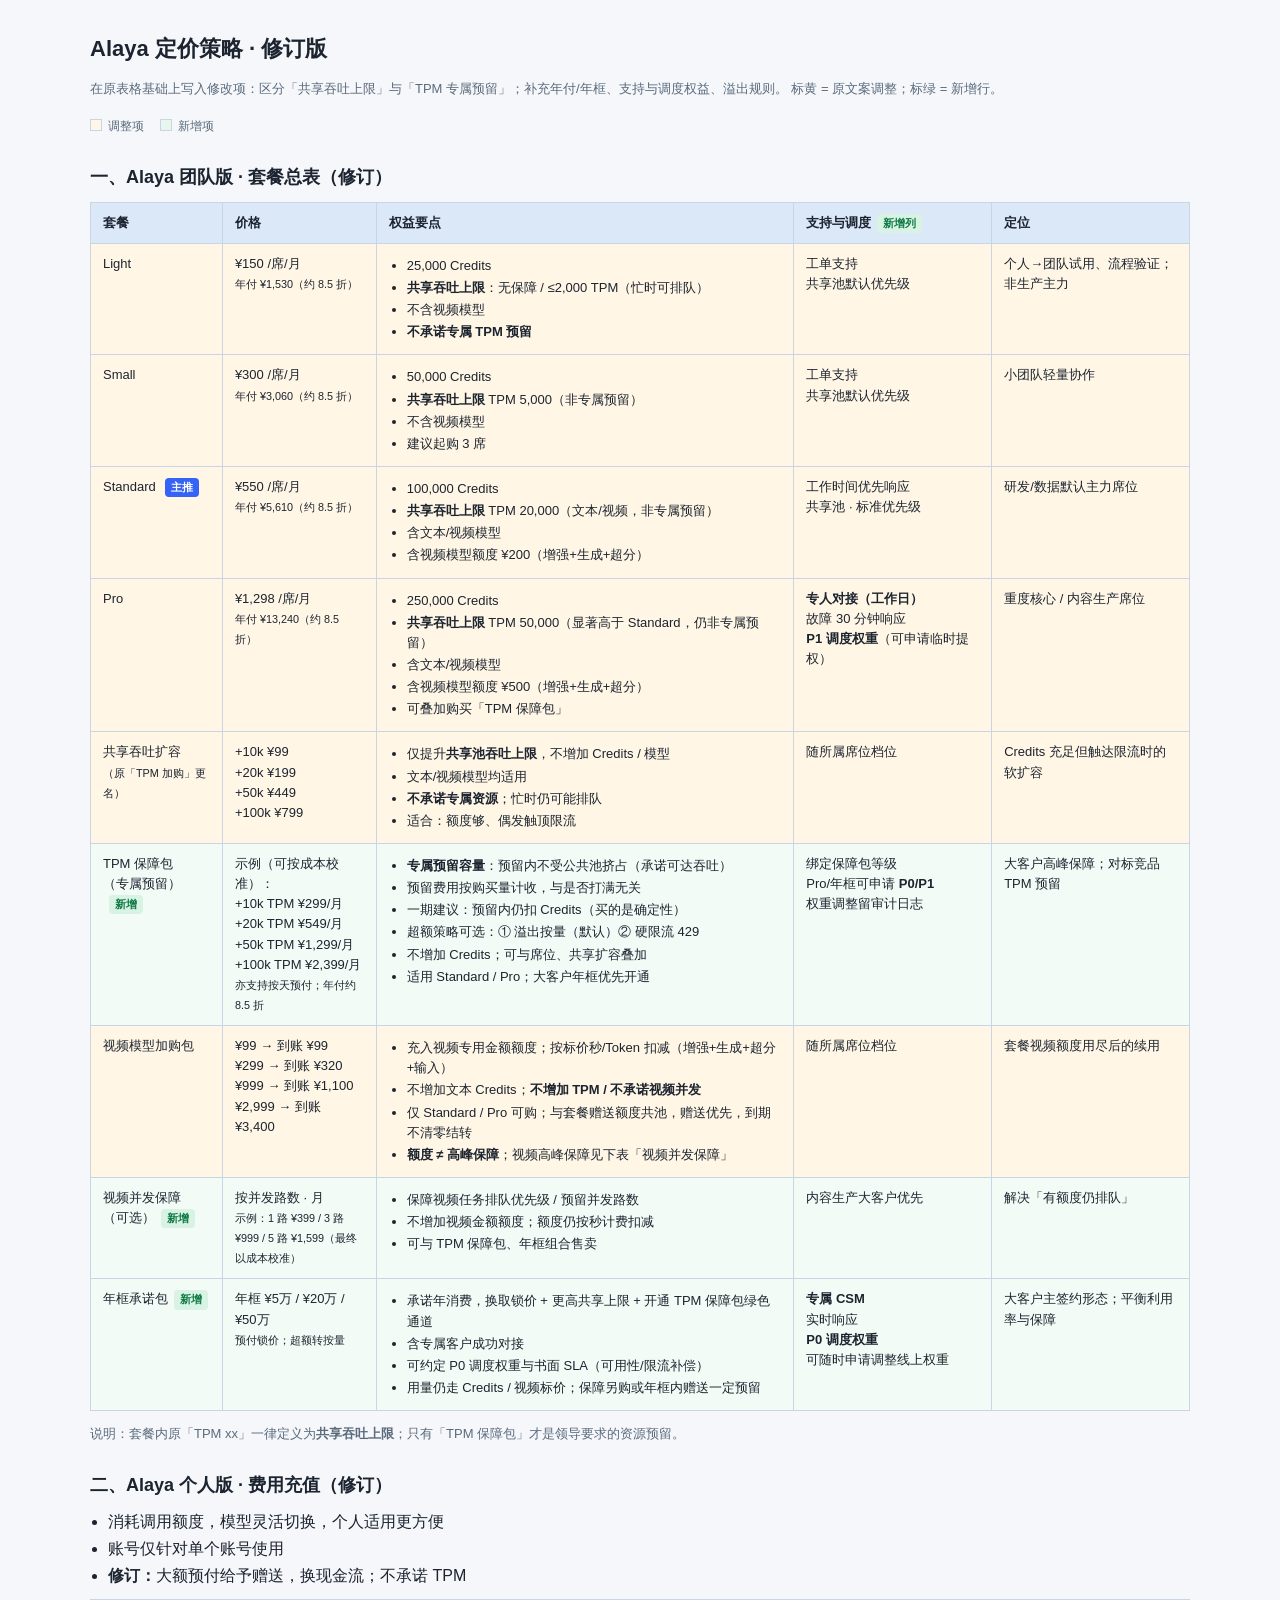
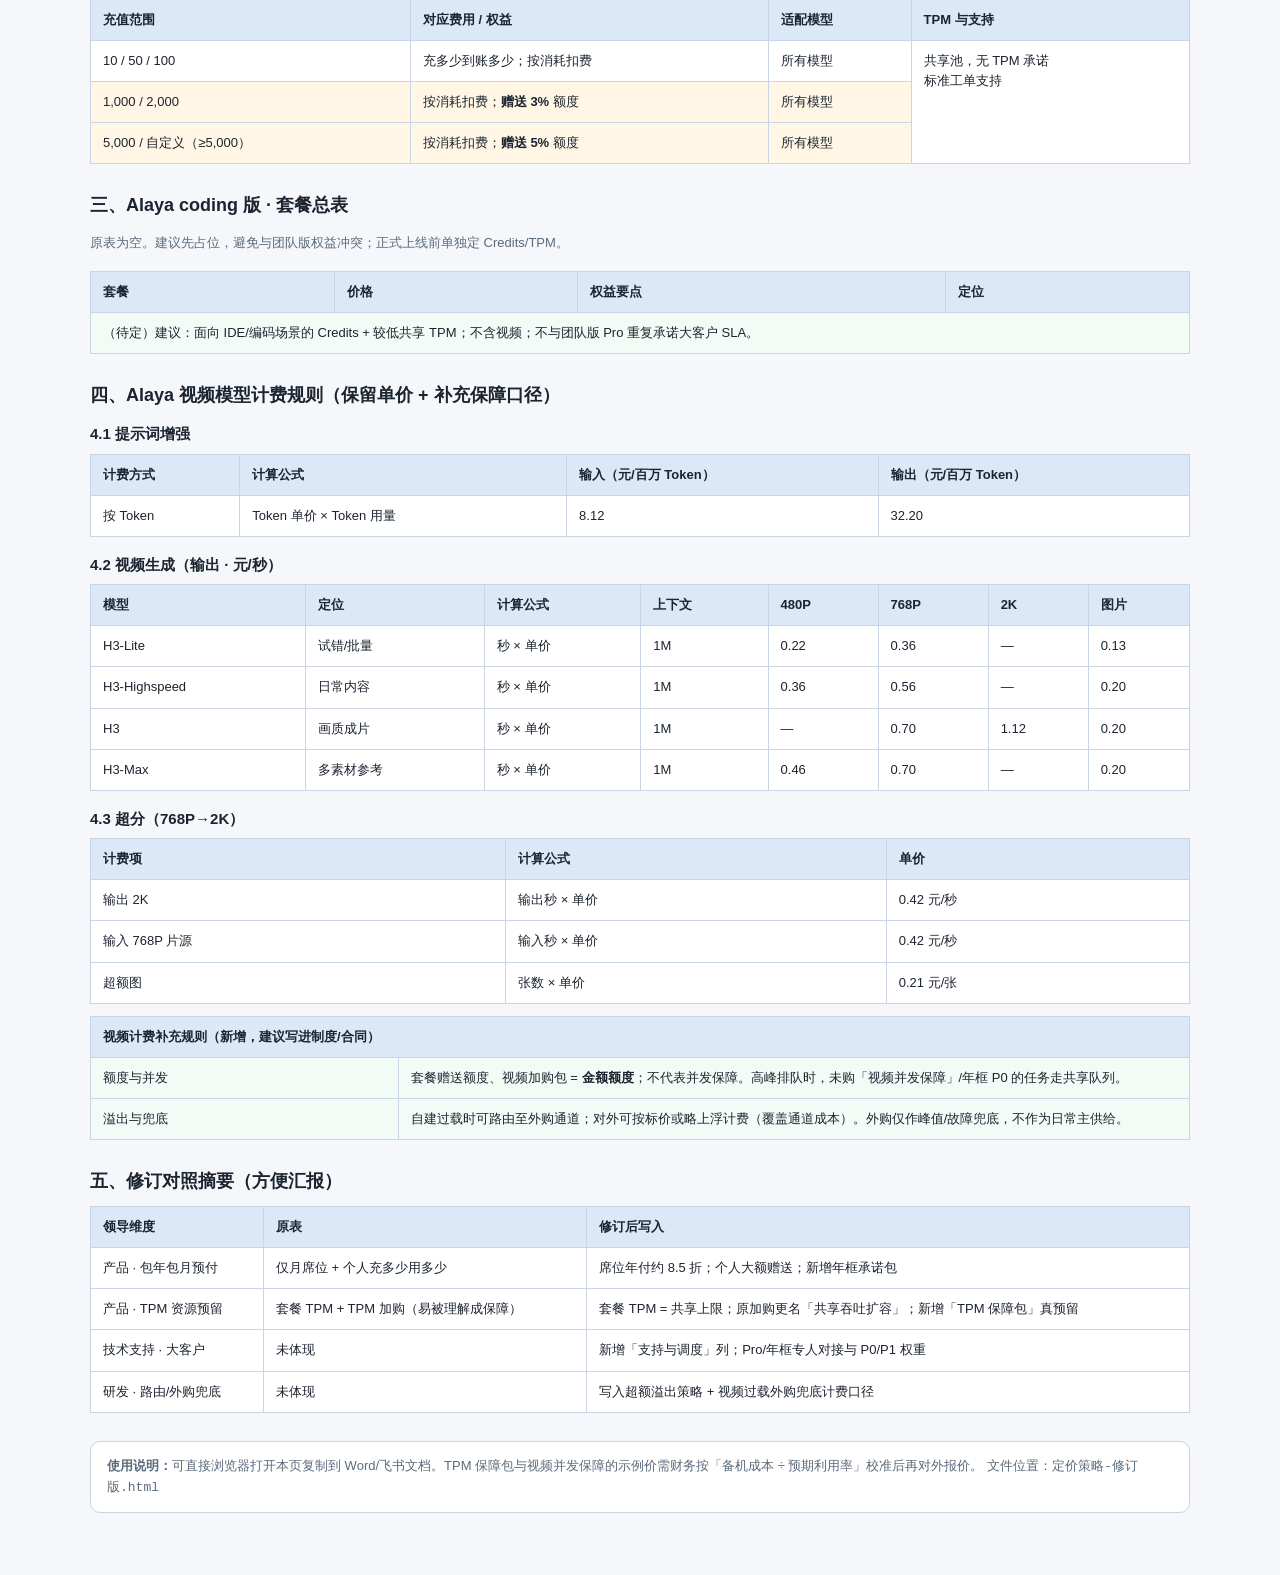
<file: 定价策略-修订版.html>
<!DOCTYPE html>
<html lang="zh-CN">
<head>
  <meta charset="UTF-8" />
  <meta name="viewport" content="width=device-width, initial-scale=1.0" />
  <title>Alaya 定价策略 · 修订版（对齐大客户保障）</title>
  <style>
    :root {
      --line: #c9d4e5;
      --head: #dbe8f8;
      --bg: #fff;
      --muted: #5b6b7c;
      --accent: #1a5fb4;
      --mark: #fff6e5;
    }
    * { box-sizing: border-box; }
    body {
      margin: 0;
      padding: 32px 28px 64px;
      font-family: "Microsoft YaHei", "PingFang SC", sans-serif;
      color: #1c2430;
      background: #f5f7fb;
      line-height: 1.55;
    }
    .wrap { max-width: 1100px; margin: 0 auto; }
    h1 { font-size: 22px; margin: 0 0 8px; }
    h2 { font-size: 18px; margin: 28px 0 10px; }
    .note {
      color: var(--muted);
      font-size: 13px;
      margin-bottom: 18px;
    }
    .legend {
      display: flex; flex-wrap: wrap; gap: 10px 16px;
      font-size: 12px; color: var(--muted); margin-bottom: 16px;
    }
    .legend span::before {
      content: "";
      display: inline-block;
      width: 10px; height: 10px;
      margin-right: 6px;
      vertical-align: -1px;
      border: 1px solid var(--line);
    }
    .legend .new::before { background: #e8f7ee; }
    .legend .chg::before { background: var(--mark); }
    table {
      width: 100%;
      border-collapse: collapse;
      background: var(--bg);
      font-size: 13px;
      margin-bottom: 8px;
    }
    th, td {
      border: 1px solid var(--line);
      padding: 10px 12px;
      vertical-align: top;
      text-align: left;
    }
    th { background: var(--head); font-weight: 700; }
    tr.is-new td { background: #f3fbf6; }
    tr.is-chg td { background: var(--mark); }
    .tag {
      display: inline-block;
      font-size: 11px;
      padding: 1px 6px;
      border-radius: 4px;
      margin-left: 6px;
      font-weight: 700;
    }
    .tag-new { background: #d8f3e3; color: #0f7a45; }
    .tag-chg { background: #ffe2b8; color: #9a5b00; }
    .tag-hot { background: #3563f5; color: #fff; }
    ul.compact { margin: 0; padding-left: 18px; }
    ul.compact li { margin: 2px 0; }
    .foot {
      margin-top: 28px;
      padding: 14px 16px;
      background: #fff;
      border: 1px solid var(--line);
      border-radius: 10px;
      font-size: 13px;
      color: var(--muted);
    }
  </style>
</head>
<body>
  <div class="wrap">
    <h1>Alaya 定价策略 · 修订版</h1>
    <p class="note">
      在原表格基础上写入修改项：区分「共享吞吐上限」与「TPM 专属预留」；补充年付/年框、支持与调度权益、溢出规则。
      标黄 = 原文案调整；标绿 = 新增行。
    </p>
    <div class="legend">
      <span class="chg">调整项</span>
      <span class="new">新增项</span>
    </div>

    <h2>一、Alaya 团队版 · 套餐总表（修订）</h2>
    <table>
      <thead>
        <tr>
          <th style="width:12%">套餐</th>
          <th style="width:14%">价格</th>
          <th style="width:38%">权益要点</th>
          <th style="width:18%">支持与调度<span class="tag tag-new">新增列</span></th>
          <th style="width:18%">定位</th>
        </tr>
      </thead>
      <tbody>
        <tr class="is-chg">
          <td>Light</td>
          <td>¥150 /席/月<br /><small>年付 ¥1,530（约 8.5 折）</small></td>
          <td>
            <ul class="compact">
              <li>25,000 Credits</li>
              <li><strong>共享吞吐上限</strong>：无保障 / ≤2,000 TPM（忙时可排队）</li>
              <li>不含视频模型</li>
              <li><strong>不承诺专属 TPM 预留</strong></li>
            </ul>
          </td>
          <td>工单支持<br />共享池默认优先级</td>
          <td>个人→团队试用、流程验证；非生产主力</td>
        </tr>
        <tr class="is-chg">
          <td>Small</td>
          <td>¥300 /席/月<br /><small>年付 ¥3,060（约 8.5 折）</small></td>
          <td>
            <ul class="compact">
              <li>50,000 Credits</li>
              <li><strong>共享吞吐上限</strong> TPM 5,000（非专属预留）</li>
              <li>不含视频模型</li>
              <li>建议起购 3 席</li>
            </ul>
          </td>
          <td>工单支持<br />共享池默认优先级</td>
          <td>小团队轻量协作</td>
        </tr>
        <tr class="is-chg">
          <td>Standard <span class="tag tag-hot">主推</span></td>
          <td>¥550 /席/月<br /><small>年付 ¥5,610（约 8.5 折）</small></td>
          <td>
            <ul class="compact">
              <li>100,000 Credits</li>
              <li><strong>共享吞吐上限</strong> TPM 20,000（文本/视频，非专属预留）</li>
              <li>含文本/视频模型</li>
              <li>含视频模型额度 ¥200（增强+生成+超分）</li>
            </ul>
          </td>
          <td>工作时间优先响应<br />共享池 · 标准优先级</td>
          <td>研发/数据默认主力席位</td>
        </tr>
        <tr class="is-chg">
          <td>Pro</td>
          <td>¥1,298 /席/月<br /><small>年付 ¥13,240（约 8.5 折）</small></td>
          <td>
            <ul class="compact">
              <li>250,000 Credits</li>
              <li><strong>共享吞吐上限</strong> TPM 50,000（显著高于 Standard，仍非专属预留）</li>
              <li>含文本/视频模型</li>
              <li>含视频模型额度 ¥500（增强+生成+超分）</li>
              <li>可叠加购买「TPM 保障包」</li>
            </ul>
          </td>
          <td>
            <strong>专人对接（工作日）</strong><br />
            故障 30 分钟响应<br />
            <strong>P1 调度权重</strong>（可申请临时提权）
          </td>
          <td>重度核心 / 内容生产席位</td>
        </tr>
        <tr class="is-chg">
          <td>共享吞吐扩容<br /><small>（原「TPM 加购」更名）</small></td>
          <td>
            +10k ¥99<br />
            +20k ¥199<br />
            +50k ¥449<br />
            +100k ¥799
          </td>
          <td>
            <ul class="compact">
              <li>仅提升<strong>共享池吞吐上限</strong>，不增加 Credits / 模型</li>
              <li>文本/视频模型均适用</li>
              <li><strong>不承诺专属资源</strong>；忙时仍可能排队</li>
              <li>适合：额度够、偶发触顶限流</li>
            </ul>
          </td>
          <td>随所属席位档位</td>
          <td>Credits 充足但触达限流时的软扩容</td>
        </tr>
        <tr class="is-new">
          <td>TPM 保障包<br />（专属预留）<span class="tag tag-new">新增</span></td>
          <td>
            示例（可按成本校准）：<br />
            +10k TPM ¥299/月<br />
            +20k TPM ¥549/月<br />
            +50k TPM ¥1,299/月<br />
            +100k TPM ¥2,399/月<br />
            <small>亦支持按天预付；年付约 8.5 折</small>
          </td>
          <td>
            <ul class="compact">
              <li><strong>专属预留容量</strong>：预留内不受公共池挤占（承诺可达吞吐）</li>
              <li>预留费用按购买量计收，与是否打满无关</li>
              <li>一期建议：预留内仍扣 Credits（买的是确定性）</li>
              <li>超额策略可选：① 溢出按量（默认）② 硬限流 429</li>
              <li>不增加 Credits；可与席位、共享扩容叠加</li>
              <li>适用 Standard / Pro；大客户年框优先开通</li>
            </ul>
          </td>
          <td>
            绑定保障包等级<br />
            Pro/年框可申请 <strong>P0/P1</strong><br />
            权重调整留审计日志
          </td>
          <td>大客户高峰保障；对标竞品 TPM 预留</td>
        </tr>
        <tr class="is-chg">
          <td>视频模型加购包</td>
          <td>
            ¥99 → 到账 ¥99<br />
            ¥299 → 到账 ¥320<br />
            ¥999 → 到账 ¥1,100<br />
            ¥2,999 → 到账 ¥3,400
          </td>
          <td>
            <ul class="compact">
              <li>充入视频专用金额额度；按标价秒/Token 扣减（增强+生成+超分+输入）</li>
              <li>不增加文本 Credits；<strong>不增加 TPM / 不承诺视频并发</strong></li>
              <li>仅 Standard / Pro 可购；与套餐赠送额度共池，赠送优先，到期不清零结转</li>
              <li><strong>额度 ≠ 高峰保障</strong>；视频高峰保障见下表「视频并发保障」</li>
            </ul>
          </td>
          <td>随所属席位档位</td>
          <td>套餐视频额度用尽后的续用</td>
        </tr>
        <tr class="is-new">
          <td>视频并发保障<br />（可选）<span class="tag tag-new">新增</span></td>
          <td>
            按并发路数 · 月<br />
            <small>示例：1 路 ¥399 / 3 路 ¥999 / 5 路 ¥1,599（最终以成本校准）</small>
          </td>
          <td>
            <ul class="compact">
              <li>保障视频任务排队优先级 / 预留并发路数</li>
              <li>不增加视频金额额度；额度仍按秒计费扣减</li>
              <li>可与 TPM 保障包、年框组合售卖</li>
            </ul>
          </td>
          <td>内容生产大客户优先</td>
          <td>解决「有额度仍排队」</td>
        </tr>
        <tr class="is-new">
          <td>年框承诺包<span class="tag tag-new">新增</span></td>
          <td>
            年框 ¥5万 / ¥20万 / ¥50万<br />
            <small>预付锁价；超额转按量</small>
          </td>
          <td>
            <ul class="compact">
              <li>承诺年消费，换取锁价 + 更高共享上限 + 开通 TPM 保障包绿色通道</li>
              <li>含专属客户成功对接</li>
              <li>可约定 P0 调度权重与书面 SLA（可用性/限流补偿）</li>
              <li>用量仍走 Credits / 视频标价；保障另购或年框内赠送一定预留</li>
            </ul>
          </td>
          <td>
            <strong>专属 CSM</strong><br />
            实时响应<br />
            <strong>P0 调度权重</strong><br />
            可随时申请调整线上权重
          </td>
          <td>大客户主签约形态；平衡利用率与保障</td>
        </tr>
      </tbody>
    </table>
    <p class="note">说明：套餐内原「TPM xx」一律定义为<strong>共享吞吐上限</strong>；只有「TPM 保障包」才是领导要求的资源预留。</p>

    <h2>二、Alaya 个人版 · 费用充值（修订）</h2>
    <ul class="compact" style="margin-bottom:10px">
      <li>消耗调用额度，模型灵活切换，个人适用更方便</li>
      <li>账号仅针对单个账号使用</li>
      <li><strong>修订：</strong>大额预付给予赠送，换现金流；不承诺 TPM</li>
    </ul>
    <table>
      <thead>
        <tr>
          <th>充值范围</th>
          <th>对应费用 / 权益</th>
          <th>适配模型</th>
          <th>TPM 与支持</th>
        </tr>
      </thead>
      <tbody>
        <tr>
          <td>10 / 50 / 100</td>
          <td>充多少到账多少；按消耗扣费</td>
          <td>所有模型</td>
          <td rowspan="3">共享池，无 TPM 承诺<br />标准工单支持</td>
        </tr>
        <tr class="is-chg">
          <td>1,000 / 2,000</td>
          <td>按消耗扣费；<strong>赠送 3%</strong> 额度</td>
          <td>所有模型</td>
        </tr>
        <tr class="is-chg">
          <td>5,000 / 自定义（≥5,000）</td>
          <td>按消耗扣费；<strong>赠送 5%</strong> 额度</td>
          <td>所有模型</td>
        </tr>
      </tbody>
    </table>

    <h2>三、Alaya coding 版 · 套餐总表</h2>
    <p class="note">原表为空。建议先占位，避免与团队版权益冲突；正式上线前单独定 Credits/TPM。</p>
    <table>
      <thead>
        <tr>
          <th>套餐</th>
          <th>价格</th>
          <th>权益要点</th>
          <th>定位</th>
        </tr>
      </thead>
      <tbody>
        <tr class="is-new">
          <td colspan="4">（待定）建议：面向 IDE/编码场景的 Credits + 较低共享 TPM；不含视频；不与团队版 Pro 重复承诺大客户 SLA。</td>
        </tr>
      </tbody>
    </table>

    <h2>四、Alaya 视频模型计费规则（保留单价 + 补充保障口径）</h2>
    <h3 style="font-size:15px;margin:12px 0 8px">4.1 提示词增强</h3>
    <table>
      <thead>
        <tr>
          <th>计费方式</th>
          <th>计算公式</th>
          <th>输入（元/百万 Token）</th>
          <th>输出（元/百万 Token）</th>
        </tr>
      </thead>
      <tbody>
        <tr>
          <td>按 Token</td>
          <td>Token 单价 × Token 用量</td>
          <td>8.12</td>
          <td>32.20</td>
        </tr>
      </tbody>
    </table>

    <h3 style="font-size:15px;margin:16px 0 8px">4.2 视频生成（输出 · 元/秒）</h3>
    <table>
      <thead>
        <tr>
          <th>模型</th>
          <th>定位</th>
          <th>计算公式</th>
          <th>上下文</th>
          <th>480P</th>
          <th>768P</th>
          <th>2K</th>
          <th>图片</th>
        </tr>
      </thead>
      <tbody>
        <tr>
          <td>H3-Lite</td>
          <td>试错/批量</td>
          <td>秒 × 单价</td>
          <td>1M</td>
          <td>0.22</td>
          <td>0.36</td>
          <td>—</td>
          <td>0.13</td>
        </tr>
        <tr>
          <td>H3-Highspeed</td>
          <td>日常内容</td>
          <td>秒 × 单价</td>
          <td>1M</td>
          <td>0.36</td>
          <td>0.56</td>
          <td>—</td>
          <td>0.20</td>
        </tr>
        <tr>
          <td>H3</td>
          <td>画质成片</td>
          <td>秒 × 单价</td>
          <td>1M</td>
          <td>—</td>
          <td>0.70</td>
          <td>1.12</td>
          <td>0.20</td>
        </tr>
        <tr>
          <td>H3-Max</td>
          <td>多素材参考</td>
          <td>秒 × 单价</td>
          <td>1M</td>
          <td>0.46</td>
          <td>0.70</td>
          <td>—</td>
          <td>0.20</td>
        </tr>
      </tbody>
    </table>

    <h3 style="font-size:15px;margin:16px 0 8px">4.3 超分（768P→2K）</h3>
    <table>
      <thead>
        <tr>
          <th>计费项</th>
          <th>计算公式</th>
          <th>单价</th>
        </tr>
      </thead>
      <tbody>
        <tr>
          <td>输出 2K</td>
          <td>输出秒 × 单价</td>
          <td>0.42 元/秒</td>
        </tr>
        <tr>
          <td>输入 768P 片源</td>
          <td>输入秒 × 单价</td>
          <td>0.42 元/秒</td>
        </tr>
        <tr>
          <td>超额图</td>
          <td>张数 × 单价</td>
          <td>0.21 元/张</td>
        </tr>
      </tbody>
    </table>

    <table class="is-new" style="margin-top:12px">
      <thead>
        <tr>
          <th colspan="2">视频计费补充规则（新增，建议写进制度/合同）</th>
        </tr>
      </thead>
      <tbody>
        <tr class="is-new">
          <td style="width:28%">额度与并发</td>
          <td>套餐赠送额度、视频加购包 = <strong>金额额度</strong>；不代表并发保障。高峰排队时，未购「视频并发保障」/年框 P0 的任务走共享队列。</td>
        </tr>
        <tr class="is-new">
          <td>溢出与兜底</td>
          <td>自建过载时可路由至外购通道；对外可按标价或略上浮计费（覆盖通道成本）。外购仅作峰值/故障兜底，不作为日常主供给。</td>
        </tr>
      </tbody>
    </table>

    <h2>五、修订对照摘要（方便汇报）</h2>
    <table>
      <thead>
        <tr>
          <th>领导维度</th>
          <th>原表</th>
          <th>修订后写入</th>
        </tr>
      </thead>
      <tbody>
        <tr>
          <td>产品 · 包年包月预付</td>
          <td>仅月席位 + 个人充多少用多少</td>
          <td>席位年付约 8.5 折；个人大额赠送；新增年框承诺包</td>
        </tr>
        <tr>
          <td>产品 · TPM 资源预留</td>
          <td>套餐 TPM + TPM 加购（易被理解成保障）</td>
          <td>套餐 TPM = 共享上限；原加购更名「共享吞吐扩容」；新增「TPM 保障包」真预留</td>
        </tr>
        <tr>
          <td>技术支持 · 大客户</td>
          <td>未体现</td>
          <td>新增「支持与调度」列；Pro/年框专人对接与 P0/P1 权重</td>
        </tr>
        <tr>
          <td>研发 · 路由/外购兜底</td>
          <td>未体现</td>
          <td>写入超额溢出策略 + 视频过载外购兜底计费口径</td>
        </tr>
      </tbody>
    </table>

    <div class="foot">
      <strong>使用说明：</strong>可直接浏览器打开本页复制到 Word/飞书文档。TPM 保障包与视频并发保障的示例价需财务按「备机成本 ÷ 预期利用率」校准后再对外报价。
      文件位置：<code>定价策略-修订版.html</code>
    </div>
  </div>
</body>
</html>
</file>
<file: styles.css>
/* Alaya Token — Design System (Light Tech · Elevated) */
:root {
  --bg-deep: #e8eef8;
  --bg: #f4f7fc;
  --bg-elevated: #ffffff;
  --surface: rgba(255, 255, 255, 0.78);
  --surface-solid: #ffffff;
  --border: rgba(48, 78, 160, 0.1);
  --border-strong: rgba(61, 107, 255, 0.28);
  --text: #0e1528;
  --text-muted: #56627a;
  --text-dim: #8a93a8;
  --accent: #3563f5;
  --accent-bright: #4b78ff;
  --accent-soft: rgba(53, 99, 245, 0.09);
  --cyan: #0a8fad;
  --glow: 0 18px 50px rgba(53, 99, 245, 0.12);
  --shadow-sm: 0 4px 16px rgba(28, 48, 100, 0.05);
  --shadow-md: 0 16px 48px rgba(28, 48, 100, 0.08);
  --radius: 18px;
  --radius-sm: 12px;
  --font-display: "Outfit", "Syne", "Noto Sans SC", sans-serif;
  --font-body: "Noto Sans SC", "DM Sans", sans-serif;
  --header-h: 66px;
  --ease: cubic-bezier(0.22, 1, 0.36, 1);
}

*,
*::before,
*::after {
  box-sizing: border-box;
  margin: 0;
  padding: 0;
}

html {
  scroll-behavior: smooth;
}

body {
  font-family: var(--font-body);
  background:
    radial-gradient(ellipse 80% 50% at 50% -10%, rgba(53, 99, 245, 0.09), transparent 55%),
    linear-gradient(180deg, #f7f9fd 0%, var(--bg-deep) 40%, #eef2f9 100%);
  color: var(--text);
  line-height: 1.65;
  min-height: 100vh;
  overflow-x: hidden;
  -webkit-font-smoothing: antialiased;
  position: relative;
}

.page-glow {
  pointer-events: none;
  position: fixed;
  inset: 0;
  z-index: 0;
  background:
    radial-gradient(circle at 12% 28%, rgba(14, 165, 201, 0.05), transparent 28%),
    radial-gradient(circle at 88% 18%, rgba(53, 99, 245, 0.07), transparent 26%);
}

body > *:not(.page-glow) {
  position: relative;
  z-index: 1;
}

a {
  color: inherit;
  text-decoration: none;
}

button {
  font-family: inherit;
  cursor: pointer;
  border: none;
  background: none;
  color: inherit;
}

img {
  max-width: 100%;
  display: block;
}

/* —— Top notice —— */
.notice-bar {
  display: flex;
  align-items: center;
  justify-content: center;
  gap: 8px;
  background: linear-gradient(90deg, rgba(232, 238, 252, 0.9), rgba(223, 232, 255, 0.95), rgba(232, 238, 252, 0.9));
  border-bottom: 1px solid var(--border);
  text-align: center;
  padding: 9px 16px;
  font-size: 12.5px;
  color: var(--text-muted);
  letter-spacing: 0.03em;
  backdrop-filter: blur(8px);
}

.notice-dot {
  width: 6px;
  height: 6px;
  border-radius: 50%;
  background: var(--accent);
  box-shadow: 0 0 0 4px rgba(53, 99, 245, 0.15);
  animation: pulse-dot 2s ease-in-out infinite;
}

@keyframes pulse-dot {
  0%, 100% { box-shadow: 0 0 0 3px rgba(53, 99, 245, 0.12); }
  50% { box-shadow: 0 0 0 6px rgba(53, 99, 245, 0.08); }
}

.notice-bar a {
  color: var(--accent);
  margin-left: 2px;
  font-weight: 600;
}

.notice-bar a:hover {
  text-decoration: underline;
}

/* —— Header —— */
.site-header {
  position: sticky;
  top: 0;
  z-index: 100;
  height: var(--header-h);
  display: flex;
  align-items: center;
  justify-content: space-between;
  padding: 0 clamp(20px, 4vw, 48px);
  background: rgba(255, 255, 255, 0.72);
  backdrop-filter: blur(20px) saturate(1.35);
  border-bottom: 1px solid var(--border);
  box-shadow: 0 1px 0 rgba(255, 255, 255, 0.8);
}

.logo {
  display: flex;
  align-items: center;
  gap: 10px;
  font-family: var(--font-display);
  font-weight: 700;
  font-size: 18px;
  letter-spacing: -0.03em;
}

.logo-mark {
  width: 28px;
  height: 28px;
  border-radius: 8px;
  background: linear-gradient(135deg, #2a3a6a 0%, #12182a 100%);
  border: 1px solid rgba(18, 26, 46, 0.2);
  display: grid;
  place-items: center;
  position: relative;
  overflow: hidden;
}

.logo-mark::after {
  content: "";
  width: 10px;
  height: 10px;
  border: 2px solid #fff;
  border-radius: 2px;
  transform: rotate(45deg);
}

.header-nav {
  display: flex;
  align-items: center;
  gap: 8px;
}

.header-nav a,
.header-nav .lang {
  padding: 8px 12px;
  font-size: 14px;
  color: var(--text-muted);
  transition: color 0.2s var(--ease);
}

.header-nav a:hover,
.header-nav .lang:hover {
  color: var(--text);
}

.btn {
  display: inline-flex;
  align-items: center;
  gap: 8px;
  padding: 10px 18px;
  border-radius: 10px;
  font-size: 14px;
  font-weight: 600;
  transition: transform 0.25s var(--ease), box-shadow 0.25s var(--ease), background 0.2s;
}

.btn-primary {
  background: linear-gradient(135deg, #5b82ff 0%, var(--accent) 55%, #2f54e0 100%);
  color: #fff;
  box-shadow:
    0 1px 0 rgba(255, 255, 255, 0.25) inset,
    0 10px 28px rgba(53, 99, 245, 0.32);
}

.btn-primary:hover {
  transform: translateY(-2px);
  box-shadow:
    0 1px 0 rgba(255, 255, 255, 0.3) inset,
    0 14px 36px rgba(53, 99, 245, 0.4);
}

.btn-ghost {
  border: 1px solid var(--border);
  color: var(--text-muted);
  background: rgba(255, 255, 255, 0.75);
  backdrop-filter: blur(8px);
}

.btn-ghost:hover {
  color: var(--text);
  border-color: var(--border-strong);
}

.btn-lg {
  padding: 14px 28px;
  font-size: 15px;
  border-radius: 12px;
}

.arrow {
  width: 14px;
  height: 14px;
  stroke: currentColor;
  stroke-width: 2;
  fill: none;
}

/* —— Hero —— */
.hero {
  position: relative;
  min-height: calc(100vh - var(--header-h) - 36px);
  display: flex;
  align-items: center;
  justify-content: center;
  padding: clamp(48px, 8vh, 96px) clamp(20px, 4vw, 48px) 80px;
  overflow: hidden;
}

.hero.hero-compact {
  min-height: 0;
  padding: clamp(48px, 7vh, 88px) clamp(20px, 4vw, 48px) 28px;
}

.hero-bg {
  position: absolute;
  inset: 0;
  pointer-events: none;
  z-index: 0;
}

.hero-gradient {
  position: absolute;
  inset: 0;
  background:
    radial-gradient(ellipse 70% 50% at 50% 0%, rgba(61, 107, 255, 0.16), transparent 55%),
    radial-gradient(ellipse 40% 40% at 85% 55%, rgba(14, 165, 201, 0.1), transparent 50%),
    radial-gradient(ellipse 35% 35% at 12% 70%, rgba(61, 107, 255, 0.08), transparent 50%),
    linear-gradient(180deg, #fafbff 0%, var(--bg-deep) 100%);
}

.hero-grid {
  position: absolute;
  inset: 0;
  background-image:
    linear-gradient(rgba(61, 107, 255, 0.07) 1px, transparent 1px),
    linear-gradient(90deg, rgba(61, 107, 255, 0.07) 1px, transparent 1px);
  background-size: 64px 64px;
  mask-image: radial-gradient(ellipse 70% 60% at 50% 40%, black, transparent);
  animation: grid-drift 28s linear infinite;
}

@keyframes grid-drift {
  from { transform: translateY(0); }
  to { transform: translateY(64px); }
}

.neural-canvas {
  position: absolute;
  inset: 0;
  width: 100%;
  height: 100%;
  opacity: 0.45;
}

.hero-orb {
  position: absolute;
  width: 520px;
  height: 520px;
  border-radius: 50%;
  background: radial-gradient(circle, rgba(61, 107, 255, 0.18), transparent 68%);
  filter: blur(40px);
  top: 10%;
  left: 50%;
  transform: translateX(-50%);
  animation: orb-pulse 8s ease-in-out infinite;
}

@keyframes orb-pulse {
  0%, 100% { opacity: 0.7; transform: translateX(-50%) scale(1); }
  50% { opacity: 1; transform: translateX(-50%) scale(1.08); }
}

.hero-content {
  position: relative;
  z-index: 1;
  max-width: 820px;
  text-align: center;
}

.brand-signal {
  display: inline-flex;
  align-items: center;
  gap: 12px;
  font-family: var(--font-display);
  font-size: 12px;
  font-weight: 650;
  letter-spacing: 0.32em;
  text-transform: uppercase;
  color: var(--cyan);
  margin-bottom: 22px;
  animation: fade-up 0.9s var(--ease) 0.1s both;
}

.brand-line {
  width: 28px;
  height: 1.5px;
  background: linear-gradient(90deg, transparent, var(--cyan));
  border-radius: 2px;
}

.hero h1 {
  font-family: var(--font-display);
  font-size: clamp(34px, 5.2vw, 58px);
  font-weight: 750;
  letter-spacing: -0.035em;
  line-height: 1.12;
  margin-bottom: 18px;
  animation: fade-up 0.9s var(--ease) 0.2s both;
}

.hero h1 .accent {
  background: linear-gradient(115deg, #152044 0%, #1a6f8c 42%, var(--accent) 88%);
  -webkit-background-clip: text;
  background-clip: text;
  color: transparent;
}

.hero-lead {
  font-size: clamp(14.5px, 1.5vw, 16.5px);
  color: var(--text-muted);
  max-width: 540px;
  margin: 0 auto 22px;
  line-height: 1.8;
  animation: fade-up 0.9s var(--ease) 0.35s both;
}

.hero-pills {
  display: flex;
  flex-wrap: wrap;
  justify-content: center;
  gap: 8px;
  animation: fade-up 0.9s var(--ease) 0.45s both;
}

.hero-pills span {
  padding: 6px 12px;
  border-radius: 999px;
  font-size: 12px;
  font-weight: 500;
  color: var(--text-muted);
  background: rgba(255, 255, 255, 0.7);
  border: 1px solid var(--border);
  backdrop-filter: blur(8px);
  box-shadow: var(--shadow-sm);
}

.hero-cta {
  display: flex;
  flex-wrap: wrap;
  gap: 12px;
  justify-content: center;
  margin-bottom: 48px;
  animation: fade-up 0.9s var(--ease) 0.45s both;
}

.hero-traits {
  display: flex;
  flex-wrap: wrap;
  justify-content: center;
  gap: 28px 40px;
  animation: fade-up 0.9s var(--ease) 0.55s both;
}

.trait {
  display: flex;
  align-items: center;
  gap: 10px;
  font-size: 13px;
  color: var(--text-muted);
  letter-spacing: 0.04em;
}

.trait-icon {
  width: 32px;
  height: 32px;
  border-radius: 8px;
  background: var(--accent-soft);
  border: 1px solid var(--border);
  display: grid;
  place-items: center;
  color: var(--accent-bright);
}

.trait-icon svg {
  width: 16px;
  height: 16px;
  stroke: currentColor;
  fill: none;
  stroke-width: 1.8;
}

@keyframes fade-up {
  from { opacity: 0; transform: translateY(18px); }
  to { opacity: 1; transform: translateY(0); }
}

@media (prefers-reduced-motion: reduce) {
  .brand-signal,
  .hero h1,
  .hero-lead,
  .hero-cta,
  .hero-traits,
  .reveal {
    animation: none !important;
    opacity: 1 !important;
    transform: none !important;
  }

  .hero-grid,
  .hero-orb {
    animation: none !important;
  }
}

/* —— Home Hub (model / practice tabs) —— */
.home-hub {
  max-width: 1140px;
  margin: 0 auto 24px;
  padding: 0 clamp(20px, 4vw, 48px) 56px;
  position: relative;
  z-index: 2;
}

.hub-tabs {
  display: flex;
  justify-content: center;
  gap: clamp(32px, 7vw, 72px);
  margin-bottom: 32px;
  border-bottom: 1px solid var(--border);
}

.hub-tab {
  position: relative;
  padding: 14px 6px 18px;
  font-family: var(--font-display);
  font-size: clamp(17px, 2.1vw, 22px);
  font-weight: 650;
  letter-spacing: -0.03em;
  color: var(--text-dim);
  transition: color 0.25s var(--ease);
}

.hub-tab:hover {
  color: var(--text-muted);
}

.hub-tab.active {
  color: var(--text);
}

.hub-tab.active::after {
  content: "";
  position: absolute;
  left: 10%;
  right: 10%;
  bottom: -1px;
  height: 3px;
  border-radius: 999px;
  background: linear-gradient(90deg, var(--accent-bright), var(--accent));
  box-shadow: 0 0 16px rgba(53, 99, 245, 0.45);
}

.hub-panel {
  display: none;
}

.hub-panel.active {
  display: block;
  animation: fade-up 0.45s var(--ease) both;
}

.hub-split {
  display: grid;
  grid-template-columns: 1.05fr 1fr;
  gap: 20px;
  align-items: stretch;
}

@media (max-width: 900px) {
  .hub-split {
    grid-template-columns: 1fr;
  }
}

.hub-intro {
  padding: 40px 34px;
  border-radius: 24px;
  border: 1px solid rgba(255, 255, 255, 0.7);
  background:
    radial-gradient(ellipse 90% 70% at 0% 0%, rgba(53, 99, 245, 0.14), transparent 50%),
    radial-gradient(ellipse 50% 40% at 100% 100%, rgba(14, 165, 201, 0.08), transparent 50%),
    linear-gradient(165deg, rgba(255, 255, 255, 0.96) 0%, #eef3ff 100%);
  box-shadow: var(--shadow-md), var(--glow);
  display: flex;
  flex-direction: column;
  gap: 14px;
  position: relative;
  overflow: hidden;
}

.hub-intro::after {
  content: "";
  position: absolute;
  inset: 0;
  background-image:
    linear-gradient(rgba(53, 99, 245, 0.035) 1px, transparent 1px),
    linear-gradient(90deg, rgba(53, 99, 245, 0.035) 1px, transparent 1px);
  background-size: 28px 28px;
  mask-image: linear-gradient(135deg, black, transparent 70%);
  pointer-events: none;
}

.hub-eyebrow {
  position: relative;
  z-index: 1;
  display: inline-flex;
  align-self: flex-start;
  padding: 5px 10px;
  border-radius: 999px;
  font-size: 11px;
  font-weight: 650;
  letter-spacing: 0.12em;
  text-transform: uppercase;
  color: var(--accent);
  background: rgba(255, 255, 255, 0.75);
  border: 1px solid var(--border-strong);
}

.hub-intro h2 {
  position: relative;
  z-index: 1;
  font-family: var(--font-display);
  font-size: clamp(23px, 2.5vw, 30px);
  font-weight: 750;
  letter-spacing: -0.03em;
  line-height: 1.28;
}

.hub-intro > p {
  position: relative;
  z-index: 1;
  color: var(--text-muted);
  font-size: 14.5px;
  line-height: 1.75;
}

.hub-code {
  position: relative;
  z-index: 1;
  display: flex;
  align-items: center;
  gap: 10px;
  padding: 12px 14px;
  border-radius: 14px;
  background: linear-gradient(135deg, #101628, #182038);
  border: 1px solid rgba(91, 130, 255, 0.28);
  box-shadow: 0 12px 28px rgba(16, 22, 40, 0.28);
}

.hub-code-label {
  flex-shrink: 0;
  font-size: 10px;
  font-weight: 700;
  letter-spacing: 0.08em;
  color: #7ea0ff;
  padding: 3px 7px;
  border-radius: 6px;
  background: rgba(91, 130, 255, 0.15);
}

.hub-code code {
  flex: 1;
  min-width: 0;
  font-family: "DM Sans", ui-monospace, monospace;
  font-size: 12px;
  color: #d4dcff;
  overflow: hidden;
  text-overflow: ellipsis;
  white-space: nowrap;
}

.hub-copy {
  flex-shrink: 0;
  padding: 6px 11px;
  border-radius: 8px;
  font-size: 12px;
  font-weight: 600;
  color: #fff;
  background: rgba(255, 255, 255, 0.1);
  border: 1px solid rgba(255, 255, 255, 0.14);
  transition: background 0.2s;
}

.hub-copy:hover {
  background: rgba(91, 132, 255, 0.4);
}

.hub-intro-actions {
  position: relative;
  z-index: 1;
  display: flex;
  flex-wrap: wrap;
  align-items: center;
  gap: 16px;
  margin-top: 10px;
}

.hub-mini-links {
  display: flex;
  flex-wrap: wrap;
  gap: 4px;
  font-size: 13px;
  font-weight: 500;
  color: var(--text-muted);
}

.hub-mini-links a {
  padding: 6px 10px;
  border-radius: 8px;
  transition: background 0.2s, color 0.2s;
}

.hub-mini-links a:hover {
  color: var(--accent);
  background: var(--accent-soft);
}

.hub-latest {
  padding: 22px 18px;
  border-radius: 24px;
  border: 1px solid var(--border);
  background: rgba(255, 255, 255, 0.92);
  box-shadow: var(--shadow-md);
  backdrop-filter: blur(12px);
}

.hub-latest-head {
  display: flex;
  align-items: center;
  justify-content: space-between;
  margin-bottom: 6px;
  padding: 4px 10px 14px;
  border-bottom: 1px solid var(--border);
}

.hub-latest-head h3 {
  font-family: var(--font-display);
  font-size: 16px;
  font-weight: 700;
  letter-spacing: -0.02em;
}

.text-link {
  font-size: 13px;
  font-weight: 600;
  color: var(--accent);
}

.text-link span {
  display: inline-block;
  transition: transform 0.2s var(--ease);
}

.text-link:hover span {
  transform: translateX(3px);
}

.latest-list {
  list-style: none;
}

.latest-item {
  display: grid;
  grid-template-columns: 44px 1fr auto;
  gap: 14px;
  align-items: center;
  padding: 13px 10px;
  border-radius: 14px;
  transition: background 0.2s var(--ease), transform 0.2s var(--ease);
}

.latest-item:hover {
  background: linear-gradient(90deg, rgba(53, 99, 245, 0.06), transparent);
  transform: translateX(2px);
}

.latest-icon {
  width: 44px;
  height: 44px;
  border-radius: 14px;
  flex-shrink: 0;
  box-shadow: 0 8px 18px rgba(53, 99, 245, 0.18);
  position: relative;
}

.latest-icon::after {
  content: "";
  position: absolute;
  inset: 12px;
  border: 1.5px solid rgba(255, 255, 255, 0.55);
  border-radius: 4px;
  transform: rotate(45deg);
}

.icon-kimi { background: linear-gradient(145deg, #7a9fff, #3563f5); }
.icon-video { background: linear-gradient(145deg, #5ed7f0, #3563f5); }
.icon-ds { background: linear-gradient(145deg, #6eecc4, #249878); }
.icon-glm { background: linear-gradient(145deg, #8eb0ff, #3a58c8); }

.latest-body {
  min-width: 0;
  display: flex;
  flex-direction: column;
  gap: 2px;
}

.latest-body strong {
  font-size: 14px;
  font-weight: 650;
  color: var(--text);
}

.latest-body em {
  font-style: normal;
  font-size: 12px;
  color: var(--text-dim);
  white-space: nowrap;
  overflow: hidden;
  text-overflow: ellipsis;
}

.latest-price {
  display: flex;
  flex-direction: column;
  align-items: flex-end;
  gap: 2px;
  font-size: 11px;
  color: var(--text-dim);
  white-space: nowrap;
}

@media (max-width: 560px) {
  .latest-item {
    grid-template-columns: 36px 1fr;
  }

  .latest-price {
    grid-column: 2;
    align-items: flex-start;
    flex-direction: row;
    gap: 10px;
  }
}

@media (max-width: 700px) {
  .hub-tabs {
    gap: 16px;
  }

  .hub-tab {
    font-size: 15px;
  }
}

.practice-shell {
  display: flex;
  flex-direction: column;
  gap: 20px;
}

.industry-bar {
  display: flex;
  flex-wrap: wrap;
  justify-content: center;
  gap: 6px;
  padding: 6px;
  border-radius: 999px;
  background: rgba(255, 255, 255, 0.65);
  border: 1px solid var(--border);
  box-shadow: var(--shadow-sm);
  width: fit-content;
  max-width: 100%;
  margin: 0 auto;
}

.industry-chip {
  padding: 8px 14px;
  font-size: 13px;
  font-weight: 500;
  color: var(--text-dim);
  border-radius: 999px;
  border-bottom: none;
  transition: color 0.2s, background 0.2s, box-shadow 0.2s;
}

.industry-chip:hover {
  color: var(--text-muted);
  background: rgba(53, 99, 245, 0.05);
}

.industry-chip.active {
  color: #fff;
  font-weight: 650;
  background: linear-gradient(135deg, var(--accent-bright), var(--accent));
  box-shadow: 0 6px 18px rgba(53, 99, 245, 0.28);
}

.practice-feature {
  display: grid;
  grid-template-columns: 1.1fr 0.9fr;
  gap: 24px;
  align-items: center;
  min-height: 220px;
  padding: 12px 12px 12px 32px;
  border-radius: 24px;
  background:
    radial-gradient(ellipse at 90% 20%, rgba(255, 255, 255, 0.7), transparent 40%),
    linear-gradient(115deg, #f5f8ff 0%, #e6edff 48%, #d9e6ff 100%);
  border: 1px solid rgba(255, 255, 255, 0.8);
  box-shadow: var(--shadow-md);
  overflow: hidden;
}

@media (max-width: 800px) {
  .practice-feature {
    grid-template-columns: 1fr;
    padding: 28px 24px;
  }
}

.practice-feature-copy h2 {
  font-family: var(--font-display);
  font-size: clamp(22px, 2.6vw, 31px);
  font-weight: 750;
  letter-spacing: -0.03em;
  line-height: 1.32;
  margin-bottom: 24px;
  max-width: 28ch;
}

.btn-dark {
  background: linear-gradient(145deg, #1a2238, #0e1528);
  color: #fff;
  box-shadow:
    0 1px 0 rgba(255, 255, 255, 0.12) inset,
    0 10px 28px rgba(18, 24, 42, 0.22);
}

.btn-dark:hover {
  transform: translateY(-2px);
  box-shadow:
    0 1px 0 rgba(255, 255, 255, 0.16) inset,
    0 14px 32px rgba(18, 24, 42, 0.3);
}

.practice-feature-visual {
  position: relative;
  min-height: 200px;
  border-radius: 18px;
  background:
    radial-gradient(ellipse at 70% 40%, rgba(255, 255, 255, 0.9), transparent 55%),
    linear-gradient(145deg, rgba(53, 99, 245, 0.22), rgba(14, 165, 201, 0.14));
  overflow: hidden;
}

.practice-feature-visual::before {
  content: "";
  position: absolute;
  inset: 16% 10% 20% 16%;
  border-radius: 16px;
  background: linear-gradient(160deg, rgba(255, 255, 255, 0.98), rgba(214, 226, 255, 0.6));
  box-shadow: 0 24px 48px rgba(53, 99, 245, 0.22);
  transform: perspective(700px) rotateY(-14deg) rotateX(8deg);
}

.practice-feature-visual::after {
  content: "";
  position: absolute;
  right: 6%;
  top: 26%;
  width: 46%;
  height: 2px;
  background: linear-gradient(90deg, transparent, rgba(53, 99, 245, 0.65), transparent);
  box-shadow: 0 0 18px rgba(53, 99, 245, 0.5);
  animation: streak 2.8s ease-in-out infinite;
}

.practice-feature-visual[data-theme="finance"]::before {
  border-radius: 50%;
  inset: 22% 28%;
}

.practice-feature-visual[data-theme="media"]::before {
  inset: 20% 16% 24% 16%;
  border-radius: 8px;
}

@keyframes streak {
  0%, 100% { opacity: 0.35; transform: translateX(-8px); }
  50% { opacity: 1; transform: translateX(8px); }
}

.practice-cases {
  display: grid;
  grid-template-columns: repeat(4, 1fr);
  gap: 14px;
}

@media (max-width: 960px) {
  .practice-cases {
    grid-template-columns: repeat(2, 1fr);
  }
}

@media (max-width: 560px) {
  .practice-cases {
    grid-template-columns: 1fr;
  }
}

.case-tile {
  display: flex;
  flex-direction: column;
  min-height: 210px;
  padding: 24px 22px;
  border-radius: 18px;
  border: 1px solid var(--border);
  background: rgba(255, 255, 255, 0.88);
  box-shadow: var(--shadow-sm);
  transition: transform 0.3s var(--ease), box-shadow 0.3s, border-color 0.3s;
}

.case-tile:hover {
  transform: translateY(-4px);
  border-color: var(--border-strong);
  box-shadow: var(--shadow-md);
}

.case-tile.featured {
  border-color: rgba(53, 99, 245, 0.22);
  background-image:
    linear-gradient(rgba(53, 99, 245, 0.045) 1px, transparent 1px),
    linear-gradient(90deg, rgba(53, 99, 245, 0.045) 1px, transparent 1px),
    linear-gradient(145deg, #d8e4ff 0%, #fff1d6 62%, #ffffff 100%);
  background-size: 22px 22px, 22px 22px, auto;
}

.case-tile.cta-tile {
  background: linear-gradient(180deg, #ffffff, #f7f9fd);
  justify-content: space-between;
  border-style: dashed;
}

.case-tile h3 {
  font-family: var(--font-display);
  font-size: 17px;
  font-weight: 750;
  letter-spacing: -0.02em;
  margin-bottom: 10px;
}

.case-tile p {
  font-size: 13px;
  color: var(--text-muted);
  line-height: 1.7;
  flex: 1;
  margin-bottom: 18px;
}

.case-tile .case-link {
  font-size: 13px;
  font-weight: 650;
  color: var(--text);
}

.case-tile .case-link:hover {
  color: var(--accent);
}

.btn-outline {
  display: inline-flex;
  align-items: center;
  justify-content: center;
  width: 100%;
  padding: 12px 14px;
  border-radius: 12px;
  border: 1px solid var(--border-strong);
  background: #fff;
  font-size: 13px;
  font-weight: 650;
  color: var(--text);
  transition: background 0.2s, border-color 0.2s, color 0.2s, transform 0.2s;
}

.btn-outline:hover {
  background: var(--accent-soft);
  border-color: var(--accent);
  color: var(--accent);
  transform: translateY(-1px);
}

.partner-bar {
  display: flex;
  flex-wrap: wrap;
  align-items: center;
  justify-content: center;
  gap: 10px 12px;
  padding: 18px 8px 2px;
  margin-top: 8px;
}

.partner-bar span {
  font-family: var(--font-display);
  font-size: 12px;
  font-weight: 700;
  letter-spacing: 0.06em;
  color: var(--text-dim);
  opacity: 0.78;
  user-select: none;
  padding: 8px 14px;
  border-radius: 999px;
  background: rgba(255, 255, 255, 0.7);
  border: 1px solid var(--border);
}

/* —— Sections —— */
.section {
  padding: clamp(64px, 10vh, 120px) clamp(20px, 4vw, 48px);
  position: relative;
}

.section-inner {
  max-width: 1120px;
  margin: 0 auto;
}

.section-label {
  display: inline-block;
  font-size: 12px;
  font-weight: 600;
  letter-spacing: 0.2em;
  text-transform: uppercase;
  color: var(--cyan);
  margin-bottom: 16px;
}

.section-title {
  font-family: var(--font-display);
  font-size: clamp(28px, 3.5vw, 40px);
  font-weight: 700;
  letter-spacing: -0.025em;
  line-height: 1.25;
  margin-bottom: 12px;
}

.section-desc {
  color: var(--text-muted);
  font-size: 16px;
  max-width: 520px;
  margin-bottom: 48px;
}

/* —— Model Gateway —— */
.gateway {
  background: linear-gradient(180deg, var(--bg-deep), var(--bg));
}

.gateway-grid {
  display: grid;
  grid-template-columns: 1fr 1fr;
  gap: 20px;
}

@media (max-width: 800px) {
  .gateway-grid {
    grid-template-columns: 1fr;
  }
}

.gateway-entry {
  position: relative;
  display: block;
  padding: 40px 36px;
  border-radius: 24px;
  border: 1px solid rgba(255, 255, 255, 0.75);
  background: rgba(255, 255, 255, 0.86);
  backdrop-filter: blur(14px);
  overflow: hidden;
  min-height: 280px;
  box-shadow: var(--shadow-sm);
  transition: border-color 0.35s var(--ease), transform 0.35s var(--ease), box-shadow 0.35s var(--ease);
}

.gateway-entry::before {
  content: "";
  position: absolute;
  inset: 0;
  opacity: 0;
  transition: opacity 0.4s var(--ease);
  pointer-events: none;
}

.gateway-entry.text-model::before {
  background:
    radial-gradient(ellipse 80% 60% at 100% 0%, rgba(61, 107, 255, 0.25), transparent 55%),
    linear-gradient(160deg, rgba(61, 107, 255, 0.06), transparent 50%);
}

.gateway-entry.video-model::before {
  background:
    radial-gradient(ellipse 80% 60% at 100% 0%, rgba(78, 203, 255, 0.22), transparent 55%),
    linear-gradient(160deg, rgba(78, 203, 255, 0.06), transparent 50%);
}

.gateway-entry:hover {
  transform: translateY(-5px);
  border-color: var(--border-strong);
  box-shadow: var(--shadow-md), var(--glow);
}

.gateway-entry:hover::before {
  opacity: 1;
}

.gateway-entry > * {
  position: relative;
  z-index: 1;
}

.entry-badge {
  display: inline-flex;
  align-items: center;
  gap: 6px;
  font-size: 12px;
  font-weight: 600;
  letter-spacing: 0.08em;
  text-transform: uppercase;
  color: var(--accent-bright);
  margin-bottom: 20px;
}

.video-model .entry-badge {
  color: var(--cyan);
}

.entry-badge svg {
  width: 16px;
  height: 16px;
  stroke: currentColor;
  fill: none;
  stroke-width: 1.8;
}

.gateway-entry h3 {
  font-family: var(--font-display);
  font-size: 28px;
  font-weight: 700;
  letter-spacing: -0.02em;
  margin-bottom: 12px;
}

.gateway-entry p {
  color: var(--text-muted);
  font-size: 15px;
  line-height: 1.7;
  margin-bottom: 28px;
  max-width: 340px;
}

.entry-meta {
  display: flex;
  flex-wrap: wrap;
  gap: 8px;
  margin-bottom: 32px;
}

.entry-tag {
  font-size: 12px;
  padding: 5px 10px;
  border-radius: 6px;
  background: rgba(61, 107, 255, 0.05);
  border: 1px solid var(--border);
  color: var(--text-dim);
}

.entry-action {
  display: inline-flex;
  align-items: center;
  gap: 8px;
  font-size: 14px;
  font-weight: 600;
  color: var(--text);
}

.entry-action svg {
  width: 16px;
  height: 16px;
  stroke: currentColor;
  fill: none;
  stroke-width: 2;
  transition: transform 0.25s var(--ease);
}

.gateway-entry:hover .entry-action svg {
  transform: translate(3px, -3px);
}

.entry-visual {
  position: absolute;
  right: 24px;
  bottom: 24px;
  width: 120px;
  height: 80px;
  opacity: 0.35;
  pointer-events: none;
}

.text-model .entry-visual {
  background:
    linear-gradient(90deg, transparent, rgba(61, 107, 255, 0.5) 20%, transparent 21%),
    linear-gradient(90deg, transparent, rgba(61, 107, 255, 0.35) 40%, transparent 41%),
    linear-gradient(90deg, transparent, rgba(61, 107, 255, 0.55) 55%, transparent 56%),
    linear-gradient(90deg, transparent, rgba(61, 107, 255, 0.25) 70%, transparent 71%);
  background-size: 100% 8px;
  background-repeat: no-repeat;
  background-position: 0 16px, 0 32px, 0 48px, 0 64px;
  mask-image: linear-gradient(90deg, transparent, black);
}

.video-model .entry-visual {
  border-radius: 8px;
  border: 1px solid rgba(78, 203, 255, 0.3);
  background: linear-gradient(135deg, rgba(78, 203, 255, 0.15), rgba(61, 107, 255, 0.1));
  overflow: hidden;
}

.video-model .entry-visual::after {
  content: "";
  position: absolute;
  inset: 12px;
  border: 1px dashed rgba(78, 203, 255, 0.4);
  border-radius: 4px;
  animation: frame-scan 3s ease-in-out infinite;
}

@keyframes frame-scan {
  0%, 100% { opacity: 0.4; transform: scale(0.95); }
  50% { opacity: 1; transform: scale(1); }
}

/* —— Capability strip —— */
.capabilities {
  border-top: 1px solid var(--border);
  border-bottom: 1px solid var(--border);
  background: var(--bg-elevated);
}

.cap-row {
  display: grid;
  grid-template-columns: repeat(3, 1fr);
  gap: 32px;
  max-width: 1120px;
  margin: 0 auto;
  padding: 48px clamp(20px, 4vw, 48px);
}

@media (max-width: 720px) {
  .cap-row {
    grid-template-columns: 1fr;
    gap: 28px;
  }
}

.cap-item h4 {
  font-family: var(--font-display);
  font-size: 18px;
  font-weight: 650;
  margin-bottom: 8px;
  letter-spacing: -0.01em;
}

.cap-item p {
  font-size: 14px;
  color: var(--text-muted);
  line-height: 1.65;
}

/* —— Home subscribe —— */
.subscribe-section {
  padding: clamp(56px, 8vw, 88px) 0;
  border-top: 1px solid var(--border);
  background:
    radial-gradient(ellipse 70% 50% at 50% 0%, rgba(53, 99, 245, 0.06), transparent 60%),
    linear-gradient(180deg, #f7f9fd 0%, var(--bg) 100%);
}

.subscribe-section .section-inner {
  max-width: 1120px;
}

.subscribe-block {
  margin-top: 28px;
  padding: 22px 22px 24px;
  border-radius: 20px;
  border: 1px solid var(--border);
  background: rgba(255, 255, 255, 0.88);
  box-shadow: var(--shadow-sm);
}

.subscribe-block + .subscribe-block {
  margin-top: 18px;
}

.subscribe-subhead {
  margin: 18px 0 10px;
  font-size: 14px;
  font-weight: 700;
  letter-spacing: -0.01em;
}

.subscribe-table {
  font-size: 13px;
}

.subscribe-table th,
.subscribe-table td {
  vertical-align: top;
  line-height: 1.5;
}

.team-matrix-table td:first-child {
  font-weight: 700;
  white-space: nowrap;
}

.team-matrix-table tr.is-featured-row td {
  background: rgba(53, 99, 245, 0.06);
}

.table-badge {
  display: inline-block;
  margin-left: 4px;
  padding: 1px 6px;
  border-radius: 999px;
  font-size: 11px;
  font-weight: 700;
  color: #fff;
  background: var(--accent);
  vertical-align: middle;
}

.subscribe-section .plans-grid {
  margin-top: 18px;
  grid-template-columns: repeat(4, minmax(0, 1fr));
}

@media (max-width: 1100px) {
  .subscribe-section .plans-grid {
    grid-template-columns: repeat(2, minmax(0, 1fr));
  }
}

@media (max-width: 640px) {
  .subscribe-section .plans-grid {
    grid-template-columns: 1fr;
  }

  .subscribe-block {
    padding: 16px;
  }

  .billing-table-wrap {
    overflow-x: auto;
  }
}

.subscribe-section .plans-inline-buy {
  margin-top: 16px;
}

/* —— Reliability / Recommend / TPM (aligned to hub + capabilities) —— */
.reliability-section,
.recommend-section {
  border-top: 1px solid var(--border);
  background: linear-gradient(180deg, var(--bg) 0%, #f7f9fd 100%);
}

.reliability-caps {
  grid-template-columns: repeat(4, minmax(0, 1fr));
  padding: 8px 0 28px;
  margin: 0;
  max-width: none;
  border: 0;
  background: transparent;
  gap: 24px;
}

.reliability-cta {
  margin-top: 4px;
}

.recommend-split {
  margin-top: 8px;
}

.recommend-controls .industry-bar,
.recommend-scenes {
  position: relative;
  z-index: 1;
  justify-content: flex-start;
  margin: 4px 0 2px;
  flex-wrap: wrap;
  width: 100%;
  max-width: none;
}

.recommend-selects {
  position: relative;
  z-index: 1;
  display: grid;
  grid-template-columns: 1fr 1fr;
  gap: 12px;
}

.recommend-field {
  display: flex;
  flex-direction: column;
  gap: 6px;
  font-size: 12px;
  font-weight: 600;
  color: var(--text-muted);
}

.recommend-field select {
  appearance: none;
  width: 100%;
  padding: 10px 12px;
  border-radius: 12px;
  border: 1px solid var(--border);
  background: rgba(255, 255, 255, 0.88) url("data:image/svg+xml,%3Csvg xmlns='http://www.w3.org/2000/svg' width='12' height='8' viewBox='0 0 12 8'%3E%3Cpath fill='%2356627a' d='M1 1l5 5 5-5'/%3E%3C/svg%3E") no-repeat right 12px center;
  color: var(--text);
  font: inherit;
  font-weight: 500;
}

.recommend-result-empty {
  color: var(--text-dim);
  font-size: 14px;
  line-height: 1.7;
  padding: 18px 12px;
}

.recommend-result .recommend-summary {
  padding: 12px 10px 6px;
  color: var(--text-muted);
  font-size: 13px;
  line-height: 1.65;
}

.recommend-result .recommend-plan {
  margin: 8px 10px 12px;
  padding: 14px 16px;
  border-radius: 14px;
  border: 1px solid var(--border);
  background: linear-gradient(135deg, rgba(53, 99, 245, 0.06), rgba(255, 255, 255, 0.9));
}

.recommend-result .recommend-plan h4 {
  font-family: var(--font-display);
  font-size: 15px;
  font-weight: 700;
  letter-spacing: -0.02em;
  margin-bottom: 6px;
}

.recommend-result .recommend-plan p {
  font-size: 13px;
  color: var(--text-muted);
  line-height: 1.55;
}

.recommend-result .tpm-flag {
  display: inline-block;
  margin-top: 10px;
  padding: 4px 10px;
  border-radius: 999px;
  font-size: 11px;
  font-weight: 650;
  color: var(--accent);
  background: var(--accent-soft);
  border: 1px solid rgba(53, 99, 245, 0.16);
}

.recommend-result .tpm-flag.is-optional {
  color: var(--text-muted);
  background: rgba(86, 98, 122, 0.08);
  border-color: var(--border);
}

.recommend-actions {
  display: flex;
  flex-wrap: wrap;
  gap: 8px;
  padding: 4px 10px 8px;
}

.tpm-buy-actions {
  display: flex;
  flex-wrap: wrap;
  gap: 10px;
  align-items: center;
  margin-top: 16px;
}

.tpm-buy-actions .plans-inline-buy {
  margin-top: 0;
}

.tpm-row a {
  color: var(--accent);
  font-weight: 700;
  text-decoration: none;
}

.tpm-row a:hover {
  text-decoration: underline;
}

#reliability,
#recommend,
#tpm {
  scroll-margin-top: 88px;
}

@media (max-width: 960px) {
  .reliability-caps {
    grid-template-columns: repeat(2, minmax(0, 1fr));
  }
}

@media (max-width: 900px) {
  .recommend-selects {
    grid-template-columns: 1fr;
  }
}

@media (max-width: 560px) {
  .reliability-caps {
    grid-template-columns: 1fr;
  }
}

/* —— Meta plan —— */
.meta-plan {
  background:
    radial-gradient(ellipse at 50% 0%, rgba(53, 99, 245, 0.1), transparent 45%),
    linear-gradient(180deg, #e7eefc 0%, #f5f8ff 100%);
  color: var(--text);
  border-top: 1px solid var(--border);
  padding: clamp(72px, 12vh, 120px) clamp(20px, 4vw, 48px);
  text-align: center;
}

.meta-pill {
  display: inline-flex;
  align-items: center;
  padding: 6px 14px;
  border-radius: 999px;
  font-size: 12px;
  font-weight: 600;
  letter-spacing: 0.06em;
  background: #fff;
  color: var(--accent);
  border: 1px solid var(--border-strong);
  margin-bottom: 20px;
}

.meta-plan h2 {
  font-family: var(--font-display);
  font-size: clamp(28px, 4vw, 42px);
  font-weight: 700;
  letter-spacing: -0.02em;
  margin-bottom: 16px;
}

.meta-plan p {
  color: #5a6680;
  max-width: 480px;
  margin: 0 auto;
  font-size: 15px;
}

/* —— Footer —— */
.site-footer {
  padding: 40px clamp(20px, 4vw, 48px);
  border-top: 1px solid var(--border);
  display: flex;
  flex-wrap: wrap;
  justify-content: space-between;
  gap: 16px;
  align-items: center;
  font-size: 13px;
  color: var(--text-dim);
}

.footer-links {
  display: flex;
  gap: 20px;
}

.footer-links a:hover {
  color: var(--text-muted);
}

@media (max-width: 720px) {
  .header-nav a:not(.btn),
  .header-nav .lang {
    display: none;
  }

  .header-nav a[href="models.html"],
  .header-nav a[href="index.html"] {
    display: inline-flex;
    padding: 8px 10px;
    font-size: 13px;
  }
}

/* ==============================
   Video Studio Workbench
   ============================== */

.studio-page {
  min-height: 100vh;
  background:
    radial-gradient(ellipse 80% 40% at 50% 0%, rgba(53, 99, 245, 0.06), transparent 55%),
    linear-gradient(180deg, #f7f9fd 0%, var(--bg-deep) 28%, var(--bg) 100%);
}

.studio-header .logo span::after {
  content: " / Studio";
  color: var(--text-dim);
  font-weight: 500;
  font-size: 14px;
}

.studio-workbench {
  max-width: 1280px;
  margin: 0 auto;
  padding: 28px clamp(16px, 3vw, 32px) 8px;
}

.studio-workbench-head {
  display: flex;
  align-items: flex-end;
  justify-content: space-between;
  gap: 16px;
  margin-bottom: 18px;
}

.studio-workbench-title {
  font-family: var(--font-display);
  font-size: clamp(24px, 2.6vw, 32px);
  font-weight: 750;
  letter-spacing: -0.03em;
  margin-top: 4px;
}

.studio-workbench .model-picker {
  flex-shrink: 0;
  min-width: min(320px, 100%);
}

.studio-workbench .model-picker-trigger {
  width: 100%;
  background: rgba(255, 255, 255, 0.92);
  border-color: var(--border-strong);
  box-shadow: var(--shadow-sm);
  padding: 8px 12px;
  border-radius: 12px;
}

.studio-workbench .model-picker-menu {
  left: auto;
  right: 0;
  min-width: 100%;
  width: max(100%, 300px);
}

.panel-block {
  display: flex;
  flex-direction: column;
  gap: 12px;
  padding: 16px 0;
  border-top: 1px solid rgba(20, 36, 80, 0.08);
}

.panel-block:first-child {
  border-top: none;
  padding-top: 2px;
}

.panel-block-head {
  margin-bottom: 2px;
}

.panel-block-head h2 {
  font-size: 13px;
  font-weight: 750;
  letter-spacing: -0.01em;
  margin-bottom: 2px;
  color: var(--text);
}

.panel-block-head p {
  font-size: 12px;
  color: var(--text-dim);
  line-height: 1.45;
}

.studio-commerce {
  max-width: 1120px;
  margin: 0 auto;
  padding: 12px clamp(20px, 4vw, 48px) 64px;
  display: flex;
  flex-direction: column;
  gap: 28px;
}

.studio-commerce .model-billing-section,
.studio-commerce .plans-section {
  margin: 0;
  max-width: none;
  padding: 22px 22px 24px;
  border: 1px solid var(--border);
  border-radius: 22px;
  background: rgba(255, 255, 255, 0.78);
  box-shadow: var(--shadow-sm);
}

.studio-commerce .compare-head {
  margin-bottom: 16px;
}

.studio-page .cases-section {
  padding: 48px 0 40px;
  border-top: none;
  background: transparent;
}

.studio-page .cases-rail-wrap::before {
  background: linear-gradient(90deg, var(--bg-deep), transparent);
}

.studio-page .cases-rail-wrap::after {
  background: linear-gradient(270deg, var(--bg-deep), transparent);
}

.model-banner-ghost {
  color: rgba(244, 247, 251, 0.88) !important;
  border-color: rgba(255, 255, 255, 0.22) !important;
  background: rgba(255, 255, 255, 0.06) !important;
}

.model-banner-ghost:hover {
  background: rgba(255, 255, 255, 0.12) !important;
}

.cases-lead {
  margin-top: 8px;
  font-size: 14px;
  color: var(--text-muted);
  max-width: 36em;
  line-height: 1.55;
}

@media (max-width: 720px) {
  .studio-workbench-head {
    flex-direction: column;
    align-items: flex-start;
  }
}

.model-banner {
  position: relative;
  overflow: hidden;
  border-top: 1px solid var(--border);
  border-bottom: 1px solid var(--border);
  background: #07111f;
  color: #f4f7fb;
}

.model-banner-bg {
  position: absolute;
  inset: 0;
  background:
    radial-gradient(ellipse 55% 80% at 18% 20%, rgba(94, 215, 240, 0.22), transparent 60%),
    radial-gradient(ellipse 50% 70% at 88% 40%, rgba(53, 99, 245, 0.28), transparent 58%),
    linear-gradient(135deg, #07111f 0%, #0c1a2e 48%, #10243a 100%);
  transition: opacity 0.45s var(--ease);
}

.model-banner[data-theme="cine"] .model-banner-bg {
  background:
    radial-gradient(ellipse 50% 70% at 20% 15%, rgba(251, 191, 36, 0.16), transparent 55%),
    radial-gradient(ellipse 55% 80% at 85% 45%, rgba(14, 165, 233, 0.22), transparent 58%),
    linear-gradient(135deg, #0a0d14 0%, #141821 50%, #1a2230 100%);
}

.model-banner[data-theme="motion"] .model-banner-bg {
  background:
    radial-gradient(ellipse 50% 70% at 15% 30%, rgba(34, 211, 238, 0.2), transparent 55%),
    radial-gradient(ellipse 45% 65% at 90% 20%, rgba(56, 189, 248, 0.18), transparent 55%),
    linear-gradient(135deg, #06141c 0%, #0b2430 52%, #103248 100%);
}

.model-banner[data-theme="reel"] .model-banner-bg {
  background:
    radial-gradient(ellipse 45% 70% at 18% 25%, rgba(45, 212, 191, 0.18), transparent 55%),
    radial-gradient(ellipse 50% 75% at 88% 35%, rgba(59, 130, 246, 0.22), transparent 58%),
    linear-gradient(135deg, #07131a 0%, #0d1f2a 48%, #12303a 100%);
}

.model-banner-inner {
  position: relative;
  z-index: 1;
  max-width: 1280px;
  margin: 0 auto;
  padding: 36px clamp(20px, 4vw, 48px) 40px;
  display: grid;
  grid-template-columns: minmax(0, 1.05fr) minmax(280px, 0.95fr);
  gap: 28px;
  align-items: center;
}

.model-banner-kicker {
  display: flex;
  flex-wrap: wrap;
  align-items: center;
  gap: 10px;
  margin-bottom: 14px;
}

.model-banner-series {
  font-size: 11px;
  font-weight: 700;
  letter-spacing: 0.12em;
  text-transform: uppercase;
  color: rgba(244, 247, 251, 0.55);
}

.model-banner-chip {
  font-size: 11px;
  font-weight: 700;
  color: #dff7ff;
  padding: 5px 10px;
  border-radius: 999px;
  background: rgba(94, 215, 240, 0.14);
  border: 1px solid rgba(94, 215, 240, 0.28);
}

.model-banner-eyebrow {
  font-size: 12px;
  font-weight: 650;
  letter-spacing: 0.08em;
  text-transform: uppercase;
  color: #7dd3fc;
  margin-bottom: 8px;
}

.model-banner-copy h2 {
  font-family: var(--font-display);
  font-size: clamp(28px, 3.6vw, 44px);
  font-weight: 800;
  letter-spacing: -0.045em;
  line-height: 1.02;
  margin-bottom: 10px;
  color: #fff;
}

.model-banner-tagline {
  max-width: 34em;
  font-size: clamp(16px, 1.6vw, 19px);
  font-weight: 600;
  line-height: 1.45;
  color: rgba(244, 247, 251, 0.92);
  margin-bottom: 10px;
}

.model-banner-desc {
  max-width: 38em;
  font-size: 14px;
  line-height: 1.7;
  color: rgba(226, 232, 240, 0.72);
  margin-bottom: 18px;
}

.model-banner-features {
  display: flex;
  flex-direction: column;
  gap: 8px;
  margin-bottom: 18px;
}

.model-banner-features li {
  display: flex;
  align-items: center;
  gap: 10px;
  font-size: 13.5px;
  font-weight: 550;
  color: rgba(244, 247, 251, 0.88);
}

.model-banner-features li span {
  width: 7px;
  height: 7px;
  border-radius: 50%;
  background: #5ed7f0;
  box-shadow: 0 0 0 4px rgba(94, 215, 240, 0.15);
  flex: none;
}

.model-banner-stats {
  display: grid;
  grid-template-columns: repeat(3, minmax(0, 1fr));
  gap: 10px;
  margin-bottom: 20px;
  max-width: 460px;
}

.model-banner-stat {
  padding: 10px 12px;
  border-radius: 12px;
  background: rgba(255, 255, 255, 0.05);
  border: 1px solid rgba(255, 255, 255, 0.1);
  backdrop-filter: blur(8px);
}

.model-banner-stat em {
  display: block;
  font-style: normal;
  font-size: 11px;
  color: rgba(226, 232, 240, 0.55);
  margin-bottom: 4px;
}

.model-banner-stat strong {
  font-size: 14px;
  font-weight: 700;
  color: #fff;
}

.model-banner-actions {
  display: flex;
  flex-wrap: wrap;
  align-items: center;
  gap: 14px;
}

.model-banner-actions .btn-primary {
  box-shadow: 0 10px 28px rgba(53, 99, 245, 0.35);
}

.model-banner-meta {
  font-size: 12px;
  color: rgba(226, 232, 240, 0.5);
  font-family: ui-monospace, SFMono-Regular, Menlo, Consolas, monospace;
}

.model-banner-visual {
  position: relative;
  min-height: 220px;
}

.banner-frame {
  position: relative;
  height: 100%;
  min-height: 240px;
  border-radius: 24px;
  padding: 14px;
  background: linear-gradient(160deg, rgba(255, 255, 255, 0.14), rgba(255, 255, 255, 0.04));
  border: 1px solid rgba(255, 255, 255, 0.16);
  box-shadow: 0 24px 60px rgba(0, 0, 0, 0.35);
  overflow: hidden;
}

.banner-frame-glow {
  position: absolute;
  inset: -20% -10% auto auto;
  width: 55%;
  height: 70%;
  background: radial-gradient(circle, rgba(94, 215, 240, 0.35), transparent 68%);
  filter: blur(8px);
  pointer-events: none;
}

.banner-stage {
  position: relative;
  height: calc(100% - 42px);
  min-height: 180px;
  border-radius: 16px;
  overflow: hidden;
  background: #0b1220;
}

.banner-shot {
  position: absolute;
  inset: 0;
  background:
    linear-gradient(180deg, transparent 35%, rgba(7, 17, 31, 0.55) 100%),
    radial-gradient(circle at 35% 40%, rgba(255, 255, 255, 0.16), transparent 28%),
    linear-gradient(135deg, #1d4ed8 0%, #0ea5e9 42%, #14b8a6 100%);
}

.model-banner[data-theme="cine"] .banner-shot {
  background:
    linear-gradient(180deg, transparent 40%, rgba(0, 0, 0, 0.55) 100%),
    radial-gradient(circle at 70% 35%, rgba(251, 191, 36, 0.35), transparent 30%),
    linear-gradient(145deg, #111827 0%, #1e3a5f 45%, #0f172a 100%);
}

.model-banner[data-theme="motion"] .banner-shot {
  background:
    linear-gradient(110deg, transparent 30%, rgba(34, 211, 238, 0.18) 48%, transparent 66%),
    linear-gradient(180deg, transparent 40%, rgba(0, 0, 0, 0.5) 100%),
    linear-gradient(145deg, #083344 0%, #0e7490 50%, #155e75 100%);
}

.model-banner[data-theme="reel"] .banner-shot {
  background:
    linear-gradient(180deg, transparent 42%, rgba(0, 0, 0, 0.5) 100%),
    radial-gradient(circle at 50% 45%, rgba(255, 255, 255, 0.18), transparent 26%),
    linear-gradient(160deg, #115e59 0%, #0f766e 40%, #164e63 100%);
}

.banner-shot-motif {
  position: absolute;
  inset: 18% 16% 28% 16%;
  border: 1.5px solid rgba(255, 255, 255, 0.35);
  border-radius: 12px;
  box-shadow: inset 0 0 40px rgba(255, 255, 255, 0.08);
}

.model-banner[data-theme="reel"] .banner-shot-motif {
  inset: 12% 28% 18% 28%;
  border-radius: 18px;
}

.banner-shot-scan {
  position: absolute;
  left: 0;
  right: 0;
  height: 28%;
  top: -30%;
  background: linear-gradient(180deg, transparent, rgba(255, 255, 255, 0.18), transparent);
  animation: bannerScan 4.8s ease-in-out infinite;
}

.banner-hud {
  position: absolute;
  left: 14px;
  bottom: 14px;
  display: flex;
  flex-direction: column;
  gap: 2px;
  padding: 8px 10px;
  border-radius: 10px;
  background: rgba(7, 17, 31, 0.55);
  border: 1px solid rgba(255, 255, 255, 0.14);
  backdrop-filter: blur(8px);
}

.banner-hud em {
  font-style: normal;
  font-size: 10px;
  letter-spacing: 0.08em;
  text-transform: uppercase;
  color: rgba(255, 255, 255, 0.55);
}

.banner-hud strong {
  font-size: 12px;
  color: #fff;
}

.banner-float-card {
  position: absolute;
  display: flex;
  flex-direction: column;
  gap: 2px;
  padding: 10px 12px;
  border-radius: 12px;
  background: rgba(255, 255, 255, 0.92);
  color: #0f172a;
  box-shadow: 0 12px 28px rgba(0, 0, 0, 0.22);
  animation: bannerFloat 5s ease-in-out infinite;
}

.banner-float-card span {
  font-size: 10px;
  font-weight: 650;
  color: #64748b;
}

.banner-float-card strong {
  font-size: 13px;
  font-weight: 750;
}

.banner-float-a {
  top: 18px;
  right: 16px;
}

.banner-float-b {
  right: 22px;
  bottom: 58px;
  animation-delay: 1.2s;
}

.banner-filmstrip {
  display: grid;
  grid-template-columns: repeat(5, 1fr);
  gap: 6px;
  margin-top: 10px;
}

.banner-filmstrip i {
  display: block;
  height: 28px;
  border-radius: 6px;
  background: linear-gradient(135deg, rgba(255, 255, 255, 0.18), rgba(255, 255, 255, 0.05));
  border: 1px solid rgba(255, 255, 255, 0.1);
}

.model-banner.is-animating .model-banner-copy,
.model-banner.is-animating .model-banner-visual {
  animation: bannerReveal 0.55s var(--ease) both;
}

.model-banner.is-animating .model-banner-visual {
  animation-delay: 0.08s;
}

@keyframes bannerScan {
  0%, 100% { top: -30%; opacity: 0; }
  15% { opacity: 0.9; }
  55% { top: 90%; opacity: 0; }
}

@keyframes bannerFloat {
  0%, 100% { transform: translateY(0); }
  50% { transform: translateY(-7px); }
}

@keyframes bannerReveal {
  from { opacity: 0; transform: translateY(12px); }
  to { opacity: 1; transform: translateY(0); }
}

@media (max-width: 960px) {
  .model-banner-inner {
    grid-template-columns: 1fr;
    gap: 24px;
    padding-top: 28px;
    padding-bottom: 28px;
  }

  .model-banner-visual {
    min-height: 240px;
    order: -1;
  }

  .banner-frame {
    min-height: 240px;
  }
}

@media (max-width: 560px) {
  .model-banner-stats {
    grid-template-columns: 1fr;
    max-width: none;
  }

  .banner-float-b {
    display: none;
  }
}

.studio-layout {
  display: grid;
  grid-template-columns: minmax(300px, 380px) minmax(0, 1fr);
  gap: 16px;
  align-items: stretch;
  min-height: 0;
  border-top: none;
}

@media (max-width: 960px) {
  .studio-layout {
    grid-template-columns: 1fr;
  }
}

.studio-panel {
  border: 1px solid var(--border);
  border-radius: 22px;
  background: rgba(255, 255, 255, 0.88);
  box-shadow: var(--shadow-sm);
  padding: 18px 18px 20px;
  display: flex;
  flex-direction: column;
  gap: 4px;
  overflow: visible;
  max-height: none;
  backdrop-filter: blur(10px);
}

@media (max-width: 960px) {
  .studio-panel {
    border-right: 1px solid var(--border);
  }
}

.studio-panel .field {
  gap: 6px;
}

.studio-panel .field textarea {
  min-height: 88px;
  padding: 12px 14px;
  background: #fff;
}

.studio-panel .field textarea.neg {
  min-height: 58px;
}

.studio-panel .param-row {
  gap: 12px;
}

.studio-panel .generate-btn {
  margin-top: 10px;
  width: 100%;
  justify-content: center;
}

.model-picker {
  position: relative;
  z-index: 5;
}

.model-picker-trigger {
  width: auto;
  max-width: 100%;
  display: inline-grid;
  grid-template-columns: 22px minmax(0, 1fr) 14px;
  align-items: center;
  gap: 8px;
  padding: 6px 10px;
  border-radius: 10px;
  border: 1px solid var(--border);
  background: #fff;
  box-shadow: none;
  text-align: left;
  transition: border-color 0.2s, box-shadow 0.2s, background 0.2s;
}

.model-picker-trigger:hover {
  border-color: var(--border-strong);
  background: rgba(53, 99, 245, 0.04);
  box-shadow: none;
}

.model-picker.is-open .model-picker-trigger {
  border-color: var(--accent);
  box-shadow: 0 0 0 2px var(--accent-soft);
}

.model-picker-icon {
  width: 22px;
  height: 22px;
  border-radius: 6px;
  background:
    radial-gradient(circle at 30% 25%, rgba(255, 255, 255, 0.85), transparent 45%),
    linear-gradient(145deg, #5ed7f0, #3563f5 55%, #1f3fb8);
  position: relative;
  overflow: hidden;
}

.model-picker-icon::after {
  content: "";
  position: absolute;
  inset: 5px 4px 5px 7px;
  border-radius: 2px;
  border: 1.2px solid rgba(255, 255, 255, 0.9);
  border-left-width: 3px;
  opacity: 0.92;
}

.model-picker-meta {
  display: flex;
  flex-direction: row;
  align-items: baseline;
  gap: 6px;
  min-width: 0;
}

.model-picker-meta em {
  display: none;
}

.model-picker-meta strong {
  font-size: 13px;
  font-weight: 700;
  letter-spacing: -0.01em;
  color: var(--text);
  line-height: 1.2;
  white-space: nowrap;
}

.model-picker-meta span {
  font-size: 11px;
  color: var(--text-dim);
  white-space: nowrap;
  overflow: hidden;
  text-overflow: ellipsis;
  max-width: 140px;
}

.model-picker-chevron {
  width: 14px;
  height: 14px;
  stroke: var(--text-muted);
  stroke-width: 2;
  fill: none;
  stroke-linecap: round;
  stroke-linejoin: round;
  transition: transform 0.2s var(--ease);
}

.model-picker.is-open .model-picker-chevron {
  transform: rotate(180deg);
}

.model-picker-menu {
  display: none;
  position: absolute;
  left: 0;
  right: 0;
  top: calc(100% + 8px);
  padding: 6px;
  border-radius: 14px;
  border: 1px solid var(--border);
  background: #fff;
  box-shadow: 0 16px 40px rgba(20, 36, 80, 0.14);
  flex-direction: column;
  gap: 4px;
  max-height: 280px;
  overflow-y: auto;
}

.model-picker.is-open .model-picker-menu {
  display: flex;
}

.model-picker-option {
  display: grid;
  grid-template-columns: 1fr auto;
  gap: 4px 10px;
  align-items: start;
  padding: 10px 12px;
  border-radius: 10px;
  border: 1px solid transparent;
  background: transparent;
  text-align: left;
  transition: background 0.15s, border-color 0.15s;
}

.model-picker-option:hover {
  background: rgba(53, 99, 245, 0.06);
}

.model-picker-option[aria-selected="true"] {
  background: var(--accent-soft);
  border-color: rgba(53, 99, 245, 0.28);
}

.model-picker-option strong {
  grid-column: 1;
  font-size: 13.5px;
  font-weight: 700;
  color: var(--text);
}

.model-picker-option em {
  grid-column: 2;
  grid-row: 1 / span 2;
  align-self: center;
  font-style: normal;
  font-size: 11px;
  font-weight: 650;
  color: var(--accent);
  padding: 3px 7px;
  border-radius: 999px;
  background: rgba(53, 99, 245, 0.1);
}

.model-picker-option span {
  grid-column: 1;
  font-size: 12px;
  color: var(--text-dim);
  line-height: 1.4;
}

.field {
  display: flex;
  flex-direction: column;
  gap: 8px;
}

.field label {
  font-size: 12px;
  font-weight: 600;
  letter-spacing: 0.06em;
  text-transform: uppercase;
  color: var(--text-muted);
}

.field textarea,
.field input {
  width: 100%;
  padding: 14px 16px;
  border-radius: var(--radius-sm);
  border: 1px solid var(--border);
  background: var(--bg-elevated);
  color: var(--text);
  font-family: inherit;
  font-size: 14px;
  line-height: 1.55;
  resize: vertical;
  transition: border-color 0.2s, box-shadow 0.2s;
}

.field textarea:focus,
.field input:focus {
  outline: none;
  border-color: var(--border-strong);
  box-shadow: 0 0 0 3px var(--accent-soft);
}

.field textarea {
  min-height: 120px;
}

.field textarea.neg {
  min-height: 72px;
}

.chip-row {
  display: flex;
  flex-wrap: wrap;
  gap: 8px;
}

.chip {
  padding: 8px 14px;
  border-radius: 8px;
  font-size: 13px;
  border: 1px solid var(--border);
  background: #fff;
  color: var(--text-muted);
  transition: all 0.2s var(--ease);
}

.chip:hover {
  color: var(--text);
  border-color: var(--border-strong);
}

.chip.active {
  background: var(--accent-soft);
  border-color: var(--accent);
  color: var(--accent-bright);
}

.ratio-grid {
  display: grid;
  grid-template-columns: repeat(4, 1fr);
  gap: 8px;
}

.ratio-btn {
  aspect-ratio: 1;
  border-radius: 8px;
  border: 1px solid var(--border);
  background: #fff;
  display: flex;
  flex-direction: column;
  align-items: center;
  justify-content: center;
  gap: 6px;
  font-size: 11px;
  color: var(--text-dim);
  transition: all 0.2s var(--ease);
}

.ratio-btn .box {
  border: 1.5px solid currentColor;
  border-radius: 2px;
  opacity: 0.7;
}

.ratio-btn[data-ratio="16:9"] .box { width: 22px; height: 12px; }
.ratio-btn[data-ratio="9:16"] .box { width: 12px; height: 22px; }
.ratio-btn[data-ratio="1:1"] .box { width: 16px; height: 16px; }
.ratio-btn[data-ratio="4:3"] .box { width: 20px; height: 15px; }

.ratio-btn.active,
.ratio-btn:hover {
  border-color: var(--accent);
  color: var(--accent-bright);
  background: var(--accent-soft);
}

.param-row {
  display: grid;
  grid-template-columns: 1fr;
  gap: 16px;
}

.param-row .chip-row {
  gap: 6px;
}

.param-row .chip {
  padding: 7px 11px;
  min-width: 44px;
  justify-content: center;
}

.mode-switch {
  display: grid;
  grid-template-columns: 1fr 1fr;
  gap: 6px;
  padding: 5px;
  border-radius: 14px;
  background: rgba(53, 99, 245, 0.06);
  border: 1px solid var(--border);
}

.mode-btn {
  padding: 10px 12px;
  border-radius: 10px;
  font-size: 13px;
  font-weight: 650;
  color: var(--text-muted);
  transition: all 0.2s var(--ease);
}

.mode-btn.active {
  color: #fff;
  background: linear-gradient(135deg, var(--accent-bright), var(--accent));
  box-shadow: 0 8px 18px rgba(53, 99, 245, 0.28);
}

.pipeline-list {
  display: flex;
  flex-direction: column;
  gap: 10px;
}

.pipe-card {
  display: grid;
  grid-template-columns: auto 1fr;
  gap: 10px;
  padding: 12px;
  border-radius: 14px;
  border: 1px solid var(--border);
  background: rgba(255, 255, 255, 0.88);
  transition: border-color 0.2s, box-shadow 0.2s;
}

.pipe-card:hover {
  border-color: var(--border-strong);
  box-shadow: var(--shadow-sm);
}

.pipe-check {
  display: grid;
  place-items: start;
  padding-top: 2px;
  cursor: pointer;
}

.pipe-check input {
  position: absolute;
  opacity: 0;
  pointer-events: none;
}

.pipe-check-ui {
  width: 18px;
  height: 18px;
  border-radius: 6px;
  border: 1.5px solid var(--border-strong);
  background: #fff;
  position: relative;
  transition: all 0.2s;
}

.pipe-check input:checked + .pipe-check-ui {
  background: var(--accent);
  border-color: var(--accent);
}

.pipe-check input:checked + .pipe-check-ui::after {
  content: "";
  position: absolute;
  left: 5px;
  top: 2px;
  width: 5px;
  height: 9px;
  border: solid #fff;
  border-width: 0 2px 2px 0;
  transform: rotate(45deg);
}

.pipe-top {
  display: flex;
  align-items: center;
  justify-content: space-between;
  gap: 8px;
  margin-bottom: 4px;
}

.pipe-top h3 {
  font-family: var(--font-display);
  font-size: 14px;
  font-weight: 700;
}

.pipe-price {
  font-size: 14px;
  font-weight: 750;
  color: var(--accent);
}

.pipe-body p {
  font-size: 12px;
  color: var(--text-dim);
  line-height: 1.55;
  margin-bottom: 10px;
}

.pipe-run {
  padding: 7px 12px;
  font-size: 12px;
  border-radius: 8px;
}

.pipeline-list.is-separate .pipe-card {
  grid-template-columns: 1fr;
}

.cost-card {
  margin-top: 4px;
  padding: 14px 16px;
  border-radius: 14px;
  border: 1px solid var(--border-strong);
  background:
    linear-gradient(145deg, rgba(53, 99, 245, 0.08), rgba(255, 255, 255, 0.9));
  box-shadow: var(--shadow-sm);
}

.cost-breakdown {
  display: flex;
  flex-direction: column;
  gap: 6px;
  margin-bottom: 10px;
}

.cost-line {
  display: flex;
  justify-content: space-between;
  gap: 10px;
  font-size: 12px;
  padding: 6px 8px;
  border-radius: 8px;
  background: rgba(255, 255, 255, 0.72);
  border: 1px solid var(--border);
}

.cost-line span {
  color: var(--text-dim);
}

.cost-line em {
  font-style: normal;
  font-weight: 700;
  color: var(--text);
}

.pipe-progress {
  display: flex;
  gap: 6px;
  margin-bottom: 10px;
}

.pipe-progress span {
  font-size: 11px;
  font-weight: 650;
  padding: 4px 8px;
  border-radius: 999px;
  color: rgba(255, 255, 255, 0.55);
  background: rgba(255, 255, 255, 0.1);
  border: 1px solid rgba(255, 255, 255, 0.12);
}

.pipe-progress span.is-active {
  color: #fff;
  background: rgba(53, 99, 245, 0.55);
  border-color: rgba(155, 185, 255, 0.45);
}

.pipe-progress span.is-done {
  color: #b8ffd8;
  background: rgba(40, 160, 110, 0.3);
}

.preview-visual.is-upscaled {
  filter: contrast(1.08) saturate(1.08);
  transform: scale(1.02);
  transform-origin: center;
}

/* ==============================
   Prompt Enhance Experience
   ============================== */

.enhance-page {
  min-height: 100vh;
}

.enhance-main {
  max-width: 1120px;
  margin: 0 auto;
  padding: 28px clamp(20px, 4vw, 48px) 80px;
}

.enhance-hero {
  margin-bottom: 28px;
}

.back-link {
  display: inline-block;
  font-size: 13px;
  font-weight: 600;
  color: var(--text-muted);
  margin-bottom: 14px;
}

.back-link:hover {
  color: var(--accent);
}

.enhance-hero h1 {
  font-family: var(--font-display);
  font-size: clamp(28px, 3.5vw, 40px);
  font-weight: 750;
  letter-spacing: -0.03em;
  margin-bottom: 10px;
}

.enhance-lead {
  color: var(--text-muted);
  font-size: 15px;
  max-width: 560px;
  line-height: 1.7;
  margin-bottom: 14px;
}

.enhance-fee-pill {
  display: inline-flex;
  align-items: center;
  gap: 6px;
  padding: 7px 12px;
  border-radius: 999px;
  font-size: 12px;
  color: var(--text-muted);
  background: rgba(255, 255, 255, 0.8);
  border: 1px solid var(--border);
}

.enhance-fee-pill strong {
  color: var(--accent);
  font-size: 14px;
}

.enhance-workspace {
  display: grid;
  grid-template-columns: 1.05fr 0.95fr;
  gap: 16px;
  margin-bottom: 36px;
}

@media (max-width: 900px) {
  .enhance-workspace {
    grid-template-columns: 1fr;
  }
}

.enhance-editor,
.enhance-result-panel {
  padding: 22px;
  border-radius: 20px;
  border: 1px solid var(--border);
  background: rgba(255, 255, 255, 0.9);
  box-shadow: var(--shadow-sm);
}

.enhance-editor textarea {
  min-height: 140px;
}

.scene-pick {
  display: flex;
  flex-wrap: wrap;
  gap: 8px;
}

.scene-pick-btn {
  padding: 8px 14px;
  border-radius: 999px;
  font-size: 13px;
  font-weight: 500;
  color: var(--text-muted);
  border: 1px solid var(--border);
  background: #fff;
  transition: all 0.2s var(--ease);
}

.scene-pick-btn:hover {
  border-color: var(--border-strong);
  color: var(--text);
}

.scene-pick-btn.active {
  color: #fff;
  background: linear-gradient(135deg, var(--accent-bright), var(--accent));
  border-color: transparent;
  box-shadow: 0 8px 18px rgba(53, 99, 245, 0.25);
}

.enhance-actions {
  display: flex;
  flex-wrap: wrap;
  gap: 10px;
  margin-top: 8px;
}

.enhanced-box {
  min-height: 160px;
  padding: 16px;
  border-radius: 14px;
  border: 1px solid var(--border);
  background: linear-gradient(160deg, #f4f7ff, #eef3ff);
}

.enhanced-placeholder {
  color: var(--text-dim);
  font-size: 14px;
  line-height: 1.7;
}

.enhanced-text {
  font-size: 14px;
  line-height: 1.75;
  color: var(--text);
  white-space: pre-wrap;
}

.enhance-tags {
  display: flex;
  flex-wrap: wrap;
  gap: 8px;
  margin-top: 12px;
}

.enhance-tags span {
  font-size: 11px;
  font-weight: 650;
  padding: 4px 10px;
  border-radius: 999px;
  color: var(--accent);
  background: var(--accent-soft);
  border: 1px solid var(--border-strong);
}

.enhance-status {
  margin-top: 12px;
  font-size: 12px;
  color: var(--text-dim);
}

.billing-section {
  padding-top: 28px;
  margin-top: 8px;
}

.model-billing-section {
  margin: 36px auto 0;
  max-width: 1120px;
  padding: 0 clamp(20px, 4vw, 48px);
}

.plans-section {
  margin: 40px auto 0;
  max-width: 1120px;
  padding: 0 clamp(20px, 4vw, 48px);
}

.plans-split {
  display: flex;
  flex-direction: column;
  gap: 18px;
}

.plans-block.is-team {
  padding: 16px;
  border-radius: 16px;
  border: 1px solid rgba(53, 99, 245, 0.22);
  background: linear-gradient(160deg, #ffffff, #f3f6ff);
}

.team-plans-head {
  margin-bottom: 14px;
}

.team-plans-head h3 {
  font-family: var(--font-display);
  font-size: 17px;
  font-weight: 750;
  letter-spacing: -0.02em;
  margin-bottom: 6px;
}

.team-plans-head p {
  font-size: 13px;
  color: var(--text-muted);
  line-height: 1.5;
}

.plans-inline-buy {
  margin-top: 14px;
}

.personal-topup {
  margin-bottom: 0;
  padding: 16px;
  border-radius: 16px;
  border: 1px solid rgba(15, 118, 110, 0.2);
  background: linear-gradient(160deg, #ffffff, #f3faf8);
}

.personal-topup-head {
  margin-bottom: 12px;
}

.personal-topup-head h3 {
  font-family: var(--font-display);
  font-size: 17px;
  font-weight: 750;
  letter-spacing: -0.02em;
  margin-bottom: 8px;
}

.personal-topup-head ul {
  display: flex;
  flex-direction: column;
  gap: 4px;
}

.personal-topup-head li {
  font-size: 13px;
  color: var(--text-muted);
  line-height: 1.5;
  padding-left: 12px;
  position: relative;
}

.personal-topup-head li::before {
  content: "";
  position: absolute;
  left: 0;
  top: 0.55em;
  width: 5px;
  height: 5px;
  border-radius: 50%;
  background: var(--accent);
  opacity: 0.75;
}

.personal-topup-table-wrap {
  margin-bottom: 10px;
  background: #fff;
}

.personal-topup-table th:first-child,
.personal-topup-table td:first-child {
  width: 42%;
}

.personal-topup-table .topup-merged {
  vertical-align: middle;
  color: var(--text);
  font-weight: 550;
  line-height: 1.55;
}

.topup-amount-list {
  display: flex;
  flex-wrap: wrap;
  gap: 8px;
}

.topup-amount {
  min-width: 56px;
  padding: 8px 12px;
  border-radius: 10px;
  border: 1px solid var(--border);
  background: #fff;
  font-size: 13px;
  font-weight: 650;
  color: var(--text-muted);
  transition: all 0.15s var(--ease);
}

.topup-amount:hover {
  border-color: var(--border-strong);
  color: var(--text);
}

.topup-amount.active {
  border-color: var(--accent);
  color: var(--accent-bright);
  background: var(--accent-soft);
}

.topup-custom {
  display: flex;
  flex-direction: column;
  gap: 6px;
  margin-top: 10px;
}

.topup-custom label {
  font-size: 12px;
  color: var(--text-dim);
}

.topup-custom input {
  width: min(220px, 100%);
  padding: 10px 12px;
  border-radius: 10px;
  border: 1px solid var(--border);
  background: #fff;
  font: inherit;
  font-size: 14px;
}

.topup-custom input:focus {
  outline: none;
  border-color: var(--border-strong);
  box-shadow: 0 0 0 3px var(--accent-soft);
}

.plans-grid {
  display: grid;
  grid-template-columns: repeat(2, minmax(0, 1fr));
  gap: 12px;
  margin-bottom: 0;
}

@media (max-width: 560px) {
  .plans-grid {
    grid-template-columns: 1fr;
  }
}

.plan-card {
  position: relative;
  display: flex;
  flex-direction: column;
  gap: 10px;
  padding: 16px;
  border-radius: 16px;
  border: 1px solid var(--border);
  background: #fff;
  text-align: left;
  transition: border-color 0.2s, box-shadow 0.2s, transform 0.2s var(--ease);
  min-height: 100%;
}

.plan-card:hover {
  border-color: var(--border-strong);
  box-shadow: var(--shadow-sm);
}

.plan-card.is-active {
  border-color: var(--accent);
  box-shadow: 0 0 0 3px var(--accent-soft);
  background: linear-gradient(165deg, #ffffff, #f4f8ff);
}

.plan-card.is-featured {
  border-color: rgba(53, 99, 245, 0.45);
}

.plan-badge {
  position: absolute;
  top: 12px;
  right: 12px;
  font-size: 11px;
  font-weight: 700;
  color: var(--accent);
  background: rgba(53, 99, 245, 0.1);
  border: 1px solid var(--border-strong);
  border-radius: 999px;
  padding: 3px 8px;
}

.plan-card h3 {
  font-family: var(--font-display);
  font-size: 17px;
  font-weight: 750;
  letter-spacing: -0.02em;
  padding-right: 56px;
}

.plan-price {
  font-family: var(--font-display);
  font-size: 22px;
  font-weight: 750;
  letter-spacing: -0.03em;
  color: var(--text);
}

.plan-price span {
  font-size: 12px;
  font-weight: 600;
  color: var(--text-dim);
  margin-left: 2px;
}

.plan-benefits {
  display: flex;
  flex-direction: column;
  gap: 6px;
  flex: 1;
}

.plan-benefits li {
  font-size: 12.5px;
  color: var(--text-muted);
  line-height: 1.45;
  padding-left: 12px;
  position: relative;
}

.plan-benefits li::before {
  content: "";
  position: absolute;
  left: 0;
  top: 0.55em;
  width: 5px;
  height: 5px;
  border-radius: 50%;
  background: var(--accent);
  opacity: 0.7;
}

.plan-pos {
  font-size: 12px;
  color: var(--text-dim);
  line-height: 1.45;
  padding-top: 8px;
  border-top: 1px solid var(--border);
}

.plan-video-tag {
  display: inline-flex;
  align-items: center;
  width: fit-content;
  font-size: 11px;
  font-weight: 650;
  color: #0f766e;
  background: rgba(15, 118, 110, 0.08);
  border: 1px solid rgba(15, 118, 110, 0.18);
  border-radius: 8px;
  padding: 4px 8px;
}

.plan-video-tag.is-none {
  color: var(--text-dim);
  background: rgba(15, 23, 42, 0.04);
  border-color: var(--border);
}


.model-billing-panel .billing-model-title {
  display: flex;
  flex-wrap: wrap;
  align-items: baseline;
  gap: 8px 12px;
  margin-bottom: 14px;
}

.model-billing-panel .billing-model-title strong {
  font-family: var(--font-display);
  font-size: 18px;
  font-weight: 750;
  letter-spacing: -0.02em;
}

.model-billing-panel .billing-model-title span {
  font-size: 12px;
  color: var(--text-dim);
}

.model-billing-panel .billing-stack {
  display: flex;
  flex-direction: column;
  gap: 12px;
}

.model-billing-panel .billing-block {
  padding: 12px 14px;
  border-radius: 12px;
  background: rgba(255, 255, 255, 0.9);
  border: 1px solid var(--border);
}

.model-billing-panel .billing-block-head {
  display: flex;
  align-items: center;
  justify-content: space-between;
  gap: 10px;
  margin-bottom: 10px;
}

.model-billing-panel .billing-block-head h3 {
  font-size: 14px;
  font-weight: 700;
}

.model-billing-panel .billing-block-head em {
  font-style: normal;
  font-size: 11px;
  font-weight: 650;
  color: var(--accent);
  padding: 3px 8px;
  border-radius: 999px;
  background: rgba(53, 99, 245, 0.1);
  border: 1px solid var(--border-strong);
}

.model-billing-panel .rate-chips {
  display: flex;
  flex-wrap: wrap;
  gap: 6px;
  margin-top: 8px;
}

.model-billing-panel .rate-chip {
  font-size: 12px;
  padding: 5px 9px;
  border-radius: 8px;
  background: rgba(53, 99, 245, 0.05);
  border: 1px solid var(--border);
  color: var(--text-muted);
}

.model-billing-panel .rate-chip b {
  color: var(--text);
  font-weight: 650;
}

.billing-panel {
  margin-top: 0;
  padding: 16px;
  border-radius: 16px;
  border: 1px solid var(--border);
  background: linear-gradient(165deg, #f7f9ff, #eef3ff);
}

.billing-panel-head {
  display: flex;
  align-items: center;
  justify-content: space-between;
  gap: 10px;
  margin-bottom: 12px;
}

.billing-panel-head h3 {
  font-family: var(--font-display);
  font-size: 15px;
  font-weight: 700;
  letter-spacing: -0.02em;
}

.billing-panel-head span {
  font-size: 11px;
  font-weight: 650;
  padding: 4px 8px;
  border-radius: 999px;
  color: var(--accent);
  background: rgba(53, 99, 245, 0.1);
  border: 1px solid var(--border-strong);
}

.billing-table-wrap {
  overflow-x: auto;
  border-radius: 12px;
  border: 1px solid var(--border);
  background: #fff;
  margin-bottom: 12px;
}

.billing-table {
  width: 100%;
  border-collapse: collapse;
  font-size: 12.5px;
  min-width: 480px;
}

.billing-table th,
.billing-table td {
  padding: 10px 12px;
  text-align: left;
  border-bottom: 1px solid var(--border);
}

.billing-table th {
  background: #e8effc;
  color: var(--text);
  font-weight: 650;
  white-space: nowrap;
}

.billing-table td {
  color: var(--text-muted);
}

.billing-table tr:last-child td {
  border-bottom: none;
}

.billing-estimate,
.billing-live {
  padding: 12px 14px;
  border-radius: 12px;
  background: rgba(255, 255, 255, 0.88);
  border: 1px solid var(--border);
}

.billing-estimate {
  margin-bottom: 10px;
  border-color: var(--border-strong);
  box-shadow: var(--shadow-sm);
}

.billing-estimate-title {
  display: flex;
  align-items: center;
  justify-content: space-between;
  gap: 10px;
  margin-bottom: 10px;
}

.billing-estimate-title strong {
  font-size: 13px;
  font-weight: 700;
  color: var(--text);
}

.billing-estimate-title em {
  font-style: normal;
  font-family: var(--font-display);
  font-size: 20px;
  font-weight: 750;
  color: var(--accent);
  letter-spacing: -0.02em;
}

.billing-estimate-rows {
  display: grid;
  grid-template-columns: 1fr 1fr;
  gap: 6px 10px;
  margin-bottom: 8px;
}

.billing-estimate-rows div {
  display: flex;
  justify-content: space-between;
  gap: 8px;
  font-size: 12px;
  padding: 6px 8px;
  border-radius: 8px;
  background: rgba(53, 99, 245, 0.04);
}

.billing-estimate-rows span {
  color: var(--text-dim);
}

.billing-estimate-rows em {
  font-style: normal;
  font-weight: 650;
  color: var(--text);
}

.billing-estimate-note {
  font-size: 11.5px;
  color: var(--text-dim);
  line-height: 1.55;
}

.compare-section {
  padding-top: 8px;
}

.compare-head {
  margin-bottom: 18px;
}

.compare-head h2 {
  font-family: var(--font-display);
  font-size: clamp(22px, 2.6vw, 30px);
  font-weight: 750;
  letter-spacing: -0.02em;
  margin-bottom: 8px;
}

.compare-head p {
  color: var(--text-muted);
  font-size: 14px;
}

.compare-grid {
  display: grid;
  grid-template-columns: 1fr 1fr;
  gap: 16px;
}

@media (max-width: 800px) {
  .compare-grid {
    grid-template-columns: 1fr;
  }
}

.compare-card {
  padding: 16px;
  border-radius: 20px;
  border: 1px solid var(--border);
  background: rgba(255, 255, 255, 0.9);
  box-shadow: var(--shadow-sm);
}

.compare-card.is-after {
  border-color: var(--border-strong);
  box-shadow: var(--glow);
}

.compare-badge {
  display: inline-flex;
  margin-bottom: 12px;
  padding: 4px 10px;
  border-radius: 999px;
  font-size: 12px;
  font-weight: 650;
  color: var(--text-muted);
  background: rgba(0, 0, 0, 0.04);
}

.compare-badge.after {
  color: var(--accent);
  background: var(--accent-soft);
}

.compare-frame {
  position: relative;
  border-radius: 14px;
  overflow: hidden;
  aspect-ratio: 16 / 10;
  border: 1px solid var(--border);
  margin-bottom: 14px;
}

.compare-visual {
  position: absolute;
  inset: 0;
  filter: saturate(0.75) contrast(0.92) brightness(0.96);
}

.compare-visual.is-enhanced {
  filter: saturate(0.85) contrast(0.95);
}

.compare-visual.is-enhanced.is-ready {
  filter: saturate(1.12) contrast(1.08) brightness(1.02);
}

.compare-caption {
  position: absolute;
  left: 0;
  right: 0;
  bottom: 0;
  padding: 14px 14px 12px;
  background: linear-gradient(180deg, transparent, rgba(14, 21, 40, 0.82));
  color: #fff;
  z-index: 1;
}

.compare-caption strong {
  display: block;
  font-size: 13px;
  margin-bottom: 4px;
}

.compare-caption p {
  font-size: 12px;
  color: rgba(255, 255, 255, 0.75);
  line-height: 1.5;
}

.compare-points {
  list-style: none;
  display: flex;
  flex-direction: column;
  gap: 8px;
}

.compare-points li {
  position: relative;
  padding-left: 14px;
  font-size: 13px;
  color: var(--text-muted);
  line-height: 1.5;
}

.compare-points li::before {
  content: "";
  position: absolute;
  left: 0;
  top: 8px;
  width: 6px;
  height: 6px;
  border-radius: 50%;
  background: var(--text-dim);
}

.compare-card.is-after .compare-points li::before {
  background: var(--accent);
}

/* Video generate experience page */
.gen-workspace {
  display: grid;
  grid-template-columns: 1fr 1.05fr;
  gap: 16px;
  align-items: start;
}

@media (max-width: 960px) {
  .gen-workspace {
    grid-template-columns: 1fr;
  }
}

.gen-preview-panel {
  border-radius: 20px;
  border: 1px solid var(--border);
  background: rgba(255, 255, 255, 0.92);
  box-shadow: var(--shadow-sm);
  overflow: hidden;
}

.gen-preview-panel .preview-toolbar {
  border-bottom: 1px solid var(--border);
}

.gen-preview-stage {
  padding: 18px;
  background: linear-gradient(180deg, #f7f9fd, #eef2f9);
}

.gen-preview-stage .preview-frame {
  width: 100%;
  margin: 0 auto;
}

.gen-side-meta {
  display: grid;
  grid-template-columns: repeat(3, 1fr);
  gap: 1px;
  background: var(--border);
  border-top: 1px solid var(--border);
}

.gen-side-meta > div {
  background: #fff;
  padding: 14px 12px;
  text-align: center;
}

.gen-side-meta span {
  display: block;
  font-size: 11px;
  color: var(--text-dim);
  margin-bottom: 4px;
}

.gen-side-meta strong {
  font-size: 13px;
  font-weight: 700;
  color: var(--text);
}

.gen-cost-card {
  margin: 4px 0 2px;
}

.field input[type="range"] {
  width: 100%;
  accent-color: var(--accent);
}

.field label em {
  font-style: normal;
  color: var(--accent);
}

/* Upscale experience page */
.upscale-workspace {
  display: grid;
  grid-template-columns: 1fr 1.05fr;
  gap: 16px;
  align-items: start;
  margin-bottom: 28px;
}

@media (max-width: 960px) {
  .upscale-workspace {
    grid-template-columns: 1fr;
  }
}

.upload-drop {
  border-radius: 16px;
  border: 1.5px dashed var(--border-strong);
  background: linear-gradient(160deg, #ffffff, #f5f8ff);
  padding: 18px;
  transition: border-color 0.2s, background 0.2s, box-shadow 0.2s;
}

.upload-drop.is-drag {
  border-color: var(--accent);
  background: var(--accent-soft);
  box-shadow: 0 0 0 3px rgba(53, 99, 245, 0.12);
}

.upload-drop-inner {
  display: flex;
  flex-direction: column;
  align-items: center;
  gap: 8px;
  text-align: center;
  padding: 12px 8px;
}

.upload-drop-inner svg {
  width: 36px;
  height: 36px;
  stroke: var(--accent);
  stroke-width: 1.8;
  fill: none;
  stroke-linecap: round;
  stroke-linejoin: round;
  margin-bottom: 4px;
}

.upload-drop-inner strong {
  font-size: 14px;
  font-weight: 700;
}

.upload-drop-inner p {
  font-size: 12.5px;
  color: var(--text-dim);
  margin-bottom: 4px;
}

.upload-file-meta {
  display: flex;
  flex-direction: column;
  gap: 6px;
  align-items: flex-start;
}

.upload-file-meta strong {
  font-size: 14px;
  font-weight: 700;
  word-break: break-all;
}

.upload-file-meta span {
  font-size: 12.5px;
  color: var(--text-dim);
}

.upscale-preview-panel {
  border-radius: 20px;
  border: 1px solid var(--border);
  background: rgba(255, 255, 255, 0.92);
  box-shadow: var(--shadow-sm);
  overflow: hidden;
}

.upscale-preview-panel .preview-toolbar {
  border-bottom: 1px solid var(--border);
}

.upscale-result-stage {
  padding: 18px;
  background: linear-gradient(180deg, #f7f9fd, #eef2f9);
}

.upscale-video-frame {
  position: relative;
  width: 100%;
  aspect-ratio: 16 / 9;
  border-radius: 14px;
  overflow: hidden;
  background: #0f172a;
  border: 1px solid var(--border);
}

.upscale-video-frame .preview-placeholder {
  position: absolute;
  inset: 0;
  display: grid;
  place-content: center;
  gap: 8px;
  text-align: center;
  padding: 20px;
  color: rgba(255, 255, 255, 0.72);
  background: linear-gradient(145deg, #1e293b, #0f172a);
}

.upscale-video-frame .preview-placeholder svg {
  width: 40px;
  height: 40px;
  stroke: currentColor;
  fill: none;
  stroke-width: 1.6;
  margin: 0 auto 4px;
}

.upscale-video-frame .preview-placeholder p {
  font-size: 13px;
  line-height: 1.5;
  max-width: 280px;
  margin: 0 auto;
}

.upscale-video {
  width: 100%;
  height: 100%;
  object-fit: cover;
  display: block;
  background: #000;
}

.upscale-video.is-before {
  filter: contrast(0.92) saturate(0.88) blur(0.35px);
}

.upscale-video.is-after {
  filter: contrast(1.08) saturate(1.06) brightness(1.02);
}

.upscale-video-frame.is-after {
  box-shadow: inset 0 0 0 1px rgba(53, 99, 245, 0.25);
}

.upscale-compare-grid {
  display: grid;
  grid-template-columns: 1fr 1fr;
  gap: 14px;
}

@media (max-width: 800px) {
  .upscale-compare-grid {
    grid-template-columns: 1fr;
  }
}

.upscale-compare-card {
  padding: 14px;
  border-radius: 16px;
  border: 1px solid var(--border);
  background: #fff;
}

.upscale-compare-card.is-after {
  border-color: rgba(53, 99, 245, 0.28);
  background: linear-gradient(165deg, #ffffff, #f4f8ff);
}

.upscale-compare-card .compare-badge {
  margin-bottom: 10px;
}

.upscale-compare-card .upscale-video-frame {
  margin-bottom: 12px;
}

.upscale-exp-page .billing-section {
  margin-top: 8px;
  padding-bottom: 8px;
}

.upscale-exp-page .plans-section {
  margin-top: 28px;
  padding-bottom: 28px;
  padding-left: 0;
  padding-right: 0;
}
  font-weight: 700;
  margin-left: 6px;
}

@media (max-width: 640px) {
  .gen-side-meta {
    grid-template-columns: 1fr;
  }
}

.cost-card-head {
  display: flex;
  align-items: center;
  justify-content: space-between;
  margin-bottom: 12px;
}

.cost-card-head span {
  font-size: 12px;
  font-weight: 650;
  letter-spacing: 0.06em;
  text-transform: uppercase;
  color: var(--text-muted);
}

.cost-card-head strong {
  font-family: var(--font-display);
  font-size: 24px;
  font-weight: 750;
  color: var(--accent);
  letter-spacing: -0.02em;
}

.cost-note {
  font-size: 12px;
  color: var(--text-dim);
  line-height: 1.5;
}

.preview-toolbar-right {
  display: flex;
  align-items: center;
  gap: 10px;
  flex-shrink: 0;
  padding-top: 2px;
}

.studio-preview .preview-frame {
  width: min(100%, 720px);
  box-shadow: 0 18px 40px rgba(20, 36, 80, 0.1);
}

.cost-chip {
  font-size: 12px;
  font-weight: 650;
  padding: 5px 10px;
  border-radius: 999px;
  color: var(--accent);
  background: var(--accent-soft);
  border: 1px solid var(--border-strong);
}

.preview-visual {
  position: absolute;
  inset: 0;
}

.preview-caption {
  position: absolute;
  left: 0;
  right: 0;
  bottom: 0;
  padding: 18px 20px 16px;
  background: linear-gradient(180deg, transparent, rgba(14, 21, 40, 0.82));
  z-index: 2;
}

.preview-caption .scene {
  color: #fff;
  text-align: left;
  padding: 0;
  max-width: none;
  font-size: 16px;
  margin-bottom: 4px;
}

.preview-caption .meta {
  color: rgba(255, 255, 255, 0.65);
  text-align: left;
}

.preview-cost-line {
  margin-top: 8px;
  font-size: 13px;
  font-weight: 650;
  color: #9ec0ff;
  text-align: left;
}

.case-foot {
  position: absolute;
  left: 0;
  right: 0;
  bottom: 0;
  z-index: 1;
  display: flex;
  align-items: center;
  justify-content: space-between;
  gap: 8px;
  padding: 10px 12px;
  background: linear-gradient(180deg, transparent, rgba(255, 255, 255, 0.92));
}

.case-foot strong {
  font-size: 13px;
  font-weight: 700;
  color: var(--text);
}

.case-cost {
  font-size: 12px;
  font-weight: 750;
  color: var(--accent);
  padding: 3px 8px;
  border-radius: 999px;
  background: var(--accent-soft);
}

.case-overlay-meta {
  display: flex;
  justify-content: space-between;
  gap: 8px;
  font-size: 11px;
  color: rgba(255, 255, 255, 0.7);
  margin-bottom: 10px;
}

.case-card.is-active {
  border-color: var(--accent);
  box-shadow: 0 0 0 2px rgba(53, 99, 245, 0.2), var(--shadow-md);
}

.generate-btn {
  width: 100%;
  justify-content: center;
  margin-top: auto;
  padding: 16px;
  font-size: 15px;
}

.generate-btn:disabled {
  opacity: 0.55;
  cursor: not-allowed;
  transform: none;
}

.studio-preview {
  display: flex;
  flex-direction: column;
  min-height: 560px;
  align-self: stretch;
  border: 1px solid var(--border);
  border-radius: 22px;
  background:
    linear-gradient(180deg, rgba(255, 255, 255, 0.72), rgba(247, 249, 253, 0.92));
  box-shadow: var(--shadow-sm);
  overflow: hidden;
}

.preview-toolbar {
  display: flex;
  align-items: flex-start;
  justify-content: space-between;
  gap: 16px;
  padding: 18px 22px 14px;
  border-bottom: 1px solid var(--border);
  background: rgba(255, 255, 255, 0.55);
}

.preview-toolbar-left h2 {
  font-family: var(--font-display);
  font-size: 16px;
  font-weight: 700;
  color: var(--text);
  letter-spacing: -0.02em;
}

.preview-toolbar-left p {
  margin-top: 3px;
  font-size: 12.5px;
  color: var(--text-dim);
}

.preview-toolbar h2 {
  font-family: var(--font-display);
  font-size: 15px;
  font-weight: 600;
  color: var(--text-muted);
}

.status-pill {
  display: inline-flex;
  align-items: center;
  gap: 8px;
  font-size: 12px;
  padding: 5px 12px;
  border-radius: 999px;
  background: var(--accent-soft);
  border: 1px solid var(--border);
  color: var(--text-dim);
}

.status-pill .dot {
  width: 6px;
  height: 6px;
  border-radius: 50%;
  background: var(--text-dim);
}

.status-pill.ready .dot { background: #3dffa8; }
.status-pill.running .dot {
  background: var(--cyan);
  animation: blink 1s ease-in-out infinite;
}
.status-pill.done .dot { background: var(--accent-bright); }

@keyframes blink {
  0%, 100% { opacity: 1; }
  50% { opacity: 0.3; }
}

.preview-stage {
  flex: 1;
  display: grid;
  place-items: center;
  padding: 24px 24px 12px;
  position: relative;
  background:
    radial-gradient(ellipse 70% 55% at 50% 35%, rgba(53, 99, 245, 0.07), transparent 65%);
}

.preview-cost-slot {
  padding: 12px 22px 22px;
  margin-top: auto;
  border-top: 1px solid transparent;
}

.preview-cost-card {
  margin-top: 0;
  max-width: none;
  margin-left: 0;
  margin-right: 0;
  border-radius: 16px;
}

.preview-cost-placeholder {
  max-width: none;
  margin: 0;
  padding: 16px 18px;
  border-radius: 16px;
  border: 1px dashed var(--border-strong);
  background: rgba(255, 255, 255, 0.55);
  color: var(--text-dim);
  font-size: 13px;
  text-align: center;
  line-height: 1.5;
}

.preview-cost-slot:has(#costCard:not([hidden])) .preview-cost-placeholder {
  display: none;
}

.preview-frame {
  width: min(100%, 720px);
  aspect-ratio: 16 / 9;
  border-radius: 16px;
  border: 1px solid var(--border);
  background:
    radial-gradient(ellipse at 50% 40%, rgba(61, 107, 255, 0.15), transparent 60%),
    var(--surface-solid);
  display: grid;
  place-items: center;
  overflow: hidden;
  position: relative;
  transition: aspect-ratio 0.35s var(--ease);
  box-shadow: 0 24px 64px rgba(61, 100, 180, 0.12);
}

.preview-placeholder {
  text-align: center;
  color: var(--text-dim);
  padding: 24px;
}

.preview-placeholder svg {
  width: 48px;
  height: 48px;
  stroke: currentColor;
  fill: none;
  stroke-width: 1.2;
  margin: 0 auto 16px;
  opacity: 0.5;
}

.preview-placeholder p {
  font-size: 14px;
  max-width: 280px;
  margin: 0 auto;
  line-height: 1.6;
}

.preview-result {
  position: absolute;
  inset: 0;
  display: none;
  overflow: hidden;
  background: #12182a;
}

.preview-result.visible {
  display: block;
}

.preview-result .scene {
  font-family: var(--font-display);
  font-size: 18px;
  font-weight: 600;
  color: var(--text);
  text-align: center;
  padding: 0 24px;
  max-width: 90%;
}

.preview-result .meta {
  font-size: 12px;
  color: var(--text-dim);
}

.gen-progress {
  position: absolute;
  bottom: 0;
  left: 0;
  right: 0;
  height: 3px;
  background: rgba(61, 107, 255, 0.1);
  display: none;
}

.gen-progress.visible {
  display: block;
}

.gen-progress .bar {
  height: 100%;
  width: 0%;
  background: linear-gradient(90deg, var(--accent), var(--cyan));
  transition: width 0.3s linear;
}

/* —— Cases gallery —— */
.cases-section {
  padding: 64px 0 96px;
  border-top: 1px solid var(--border);
  background: linear-gradient(180deg, var(--bg), var(--bg-deep));
  overflow: hidden;
}

.cases-head {
  max-width: 1120px;
  margin: 0 auto 20px;
  padding: 0 clamp(20px, 4vw, 48px);
}

.cases-head-simple {
  display: block;
}

.cases-head-simple .section-title {
  margin-bottom: 0;
}

.cases-rail-wrap {
  position: relative;
  max-width: none;
  margin: 0;
  padding-left: max(20px, calc((100% - 1120px) / 2 + 20px));
}

.cases-rail-wrap::before,
.cases-rail-wrap::after {
  content: "";
  position: absolute;
  top: 0;
  bottom: 20px;
  width: 48px;
  z-index: 2;
  pointer-events: none;
}

.cases-rail-wrap::before {
  left: max(20px, calc((100% - 1120px) / 2 + 20px));
  background: linear-gradient(90deg, var(--bg-deep), transparent);
}

.cases-rail-wrap::after {
  right: 0;
  background: linear-gradient(270deg, var(--bg-deep), transparent);
}

.cases-rail {
  display: flex;
  gap: 14px;
  overflow-x: auto;
  overflow-y: hidden;
  scroll-snap-type: x mandatory;
  scroll-padding-left: 4px;
  padding: 8px 56px 24px 0;
  -webkit-overflow-scrolling: touch;
  scrollbar-width: none;
  -ms-overflow-style: none;
}

.cases-rail::-webkit-scrollbar {
  display: none;
  width: 0;
  height: 0;
}

.cases-rail .case-card {
  flex: 0 0 min(280px, 72vw);
  scroll-snap-align: start;
  aspect-ratio: 16 / 10;
}

.rail-nav {
  position: absolute;
  top: 50%;
  z-index: 3;
  transform: translateY(-58%);
  width: 40px;
  height: 40px;
  border-radius: 50%;
  display: grid;
  place-items: center;
  background: rgba(255, 255, 255, 0.92);
  border: 1px solid var(--border);
  box-shadow: 0 8px 24px rgba(28, 48, 100, 0.12);
  color: var(--text);
  transition: transform 0.2s var(--ease), background 0.2s, opacity 0.2s, box-shadow 0.2s;
}

.rail-nav svg {
  width: 18px;
  height: 18px;
  stroke: currentColor;
  fill: none;
  stroke-width: 2.2;
  stroke-linecap: round;
  stroke-linejoin: round;
}

.rail-nav:hover {
  background: #fff;
  color: var(--accent);
  box-shadow: 0 10px 28px rgba(53, 99, 245, 0.18);
  transform: translateY(-58%) scale(1.04);
}

.rail-nav:disabled {
  opacity: 0.35;
  pointer-events: none;
}

.rail-nav-prev {
  left: max(8px, calc((100% - 1120px) / 2 - 4px));
}

.rail-nav-next {
  right: 16px;
}

@media (max-width: 720px) {
  .rail-nav {
    width: 34px;
    height: 34px;
  }

  .rail-nav-prev {
    left: 8px;
  }

  .rail-nav-next {
    right: 8px;
  }
}

.case-duration {
  position: absolute;
  top: 12px;
  right: 12px;
  z-index: 2;
  font-size: 11px;
  font-weight: 650;
  padding: 4px 8px;
  border-radius: 6px;
  background: rgba(255, 255, 255, 0.88);
  color: var(--text);
  border: 1px solid rgba(255, 255, 255, 0.5);
}

.case-title {
  font-size: 14px;
  font-weight: 700;
  color: #fff;
  margin-bottom: 6px;
}

.scene-motif {
  position: absolute;
  inset: 0;
  pointer-events: none;
}

.cases-grid {
  max-width: 1120px;
  margin: 0 auto;
  display: grid;
  grid-template-columns: repeat(3, 1fr);
  gap: 16px;
}

.case-card {
  position: relative;
  border-radius: 14px;
  overflow: hidden;
  border: 1px solid var(--border);
  aspect-ratio: 16 / 10;
  cursor: pointer;
  background: var(--surface-solid);
  transition: transform 0.3s var(--ease), border-color 0.3s, box-shadow 0.3s;
}

.case-card:hover {
  transform: translateY(-3px);
  border-color: var(--border-strong);
  box-shadow: 0 16px 40px rgba(61, 100, 180, 0.14);
}

.case-thumb {
  position: absolute;
  inset: 0;
  transition: transform 0.5s var(--ease);
}

.case-card:hover .case-thumb {
  transform: scale(1.04);
}

.case-overlay {
  position: absolute;
  inset: 0;
  background: linear-gradient(180deg, transparent 20%, rgba(18, 26, 46, 0.88) 100%);
  display: flex;
  flex-direction: column;
  justify-content: flex-end;
  padding: 18px;
  opacity: 0;
  transition: opacity 0.3s var(--ease);
}

.case-card:hover .case-overlay,
.case-card:focus-within .case-overlay {
  opacity: 1;
}

.case-prompt {
  font-size: 13px;
  line-height: 1.5;
  color: rgba(255, 255, 255, 0.85);
  display: -webkit-box;
  -webkit-line-clamp: 3;
  -webkit-box-orient: vertical;
  overflow: hidden;
  margin-bottom: 10px;
}

.case-use {
  font-size: 12px;
  font-weight: 600;
  color: var(--cyan);
  display: inline-flex;
  align-items: center;
  gap: 4px;
}

.case-label {
  position: absolute;
  top: 12px;
  left: 12px;
  font-size: 11px;
  font-weight: 600;
  padding: 4px 8px;
  border-radius: 6px;
  background: rgba(0, 0, 0, 0.45);
  backdrop-filter: blur(8px);
  color: rgba(255, 255, 255, 0.75);
  border: 1px solid rgba(255, 255, 255, 0.08);
  z-index: 1;
}

/* Case thumb gradients (demo visuals) */
/* Scene demo thumbs */
.scene-auto-1 {
  background:
    linear-gradient(100deg, transparent 40%, rgba(255, 255, 255, 0.15) 48%, transparent 56%),
    linear-gradient(145deg, #1a2748 0%, #2a4a8a 40%, #0c1830 100%);
}
.scene-auto-1 .scene-motif::before {
  content: "";
  position: absolute;
  left: 18%;
  bottom: 28%;
  width: 54%;
  height: 18%;
  border-radius: 40% 40% 20% 20%;
  background: linear-gradient(180deg, #c8d4e8, #4a5a78);
  box-shadow: 0 8px 20px rgba(0, 0, 0, 0.35);
}
.scene-auto-1 .scene-motif::after {
  content: "";
  position: absolute;
  left: 0;
  right: 0;
  bottom: 18%;
  height: 2px;
  background: linear-gradient(90deg, transparent, rgba(120, 180, 255, 0.7), transparent);
  animation: streak 2.4s ease-in-out infinite;
}

.scene-auto-2 {
  background: linear-gradient(160deg, #e8c48a 0%, #c48a3a 40%, #6a4020 100%);
}
.scene-auto-2 .scene-motif::before {
  content: "";
  position: absolute;
  left: 22%;
  bottom: 26%;
  width: 48%;
  height: 16%;
  border-radius: 36% 36% 18% 18%;
  background: linear-gradient(180deg, #f0e6d4, #7a5a38);
}
.scene-auto-2 .scene-motif::after {
  content: "";
  position: absolute;
  inset: auto 10% 20% 35%;
  height: 28%;
  background: radial-gradient(ellipse, rgba(255, 220, 140, 0.45), transparent 70%);
}

.scene-comic-1 {
  background: linear-gradient(150deg, #ffd6e8 0%, #f7a8c8 35%, #7ec8f0 100%);
}
.scene-comic-1 .scene-motif::before {
  content: "";
  position: absolute;
  left: 28%;
  top: 22%;
  width: 22%;
  height: 42%;
  border-radius: 40% 40% 30% 30%;
  background: linear-gradient(180deg, #ffe8f0, #f090b0);
  box-shadow: 28px 6px 0 #8ec8f8;
}
.scene-comic-1 .scene-motif::after {
  content: "✦";
  position: absolute;
  right: 18%;
  top: 18%;
  color: rgba(255, 255, 255, 0.85);
  font-size: 18px;
}

.scene-comic-2 {
  background: linear-gradient(165deg, #1a1040 0%, #3a2080 45%, #0a1838 100%);
}
.scene-comic-2 .scene-motif::before {
  content: "";
  position: absolute;
  left: 42%;
  top: 20%;
  width: 16%;
  height: 48%;
  border-radius: 40%;
  background: linear-gradient(180deg, #c8d8ff, #5060d0);
}
.scene-comic-2 .scene-motif::after {
  content: "";
  position: absolute;
  inset: 30% 12%;
  border-radius: 50%;
  border: 2px solid rgba(120, 180, 255, 0.45);
  box-shadow: 0 0 24px rgba(80, 140, 255, 0.45);
  animation: orb-pulse 3s ease-in-out infinite;
}

.scene-podcast-1 {
  background: linear-gradient(145deg, #2a2218 0%, #4a3828 40%, #1a1410 100%);
}
.scene-podcast-1 .scene-motif::before,
.scene-podcast-1 .scene-motif::after {
  content: "";
  position: absolute;
  top: 30%;
  width: 16%;
  height: 36%;
  border-radius: 40% 40% 20% 20%;
  background: linear-gradient(180deg, #e8d8c0, #8a7058);
}
.scene-podcast-1 .scene-motif::before { left: 28%; }
.scene-podcast-1 .scene-motif::after { right: 28%; }

.scene-podcast-2 {
  background: linear-gradient(160deg, #0e1528 0%, #182848 50%, #0a1020 100%);
}
.scene-podcast-2 .scene-motif::before {
  content: "";
  position: absolute;
  left: 50%;
  top: 28%;
  width: 18%;
  height: 36%;
  transform: translateX(-50%);
  border-radius: 40% 40% 20% 20% / 30% 30% 20% 20%;
  background: linear-gradient(180deg, #d8e0f0, #607090);
  box-shadow: 0 0 0 6px rgba(78, 203, 255, 0.12);
}
.scene-podcast-2 .scene-motif::after {
  content: "";
  position: absolute;
  left: 18%;
  right: 18%;
  bottom: 22%;
  height: 28%;
  background:
    repeating-linear-gradient(
      90deg,
      transparent,
      transparent 6px,
      rgba(78, 203, 255, 0.55) 6px,
      rgba(78, 203, 255, 0.55) 8px
    );
  mask-image: linear-gradient(90deg, transparent, black 20%, black 80%, transparent);
  opacity: 0.85;
  animation: wave-bars 1.2s ease-in-out infinite alternate;
}

@keyframes wave-bars {
  from { transform: scaleY(0.55); }
  to { transform: scaleY(1); }
}

.scene-media-1 {
  background: linear-gradient(160deg, #f0f4ff 0%, #d8e4ff 45%, #b8c8f0 100%);
}
.scene-media-1 .scene-motif::before {
  content: "";
  position: absolute;
  left: 36%;
  top: 18%;
  width: 28%;
  height: 48%;
  border-radius: 40% 40% 28% 28%;
  background: linear-gradient(180deg, #ffe8d8, #e0a888);
  box-shadow: 0 0 0 10px rgba(255, 255, 255, 0.35);
}
.scene-media-1 .scene-motif::after {
  content: "";
  position: absolute;
  left: 22%;
  right: 22%;
  bottom: 16%;
  height: 14%;
  border-radius: 10px;
  background: rgba(255, 255, 255, 0.7);
}

.scene-media-2 {
  background: linear-gradient(150deg, #fff5f0 0%, #f0d8d0 40%, #d8b8b0 100%);
}
.scene-media-2 .scene-motif::before {
  content: "";
  position: absolute;
  left: 38%;
  top: 24%;
  width: 24%;
  height: 42%;
  border-radius: 12px;
  background: linear-gradient(180deg, #fff, #e8c8c0);
  box-shadow: 0 10px 24px rgba(120, 80, 70, 0.2);
}
.scene-media-2 .scene-motif::after {
  content: "";
  position: absolute;
  left: 22%;
  bottom: 18%;
  width: 28%;
  height: 18%;
  border-radius: 50% 20% 40% 30%;
  background: linear-gradient(135deg, #f8e0d0, #c89888);
}

.play-hint {
  position: absolute;
  top: 50%;
  left: 50%;
  transform: translate(-50%, -50%);
  width: 44px;
  height: 44px;
  border-radius: 50%;
  background: rgba(255, 255, 255, 0.12);
  backdrop-filter: blur(8px);
  border: 1px solid rgba(255, 255, 255, 0.2);
  display: grid;
  place-items: center;
  opacity: 0.7;
  transition: opacity 0.25s, transform 0.25s;
  z-index: 1;
}

.case-card:hover .play-hint {
  opacity: 0;
  transform: translate(-50%, -50%) scale(0.9);
}

.play-hint::after {
  content: "";
  width: 0;
  height: 0;
  border-left: 10px solid #fff;
  border-top: 6px solid transparent;
  border-bottom: 6px solid transparent;
  margin-left: 3px;
}

/* Toast */
.toast {
  position: fixed;
  bottom: 28px;
  left: 50%;
  transform: translateX(-50%) translateY(20px);
  background: var(--surface-solid);
  border: 1px solid var(--border-strong);
  color: var(--text);
  padding: 12px 20px;
  border-radius: 10px;
  font-size: 13px;
  opacity: 0;
  pointer-events: none;
  transition: opacity 0.3s, transform 0.3s var(--ease);
  z-index: 200;
  box-shadow: var(--glow);
}

.toast.show {
  opacity: 1;
  transform: translateX(-50%) translateY(0);
}

/* Reveal on scroll */
.reveal {
  opacity: 0;
  transform: translateY(24px);
  transition: opacity 0.7s var(--ease), transform 0.7s var(--ease);
}

.reveal.visible {
  opacity: 1;
  transform: translateY(0);
}

.nav-active {
  color: var(--text) !important;
  font-weight: 600;
}

/* ==============================
   Model Square
   ============================== */

.models-page {
  min-height: 100vh;
  background: var(--bg-deep);
}

.square-main {
  max-width: 1120px;
  margin: 0 auto;
  padding: 0 clamp(20px, 4vw, 48px) 80px;
}

.square-hero {
  padding: 48px 0 28px;
  border-bottom: 1px solid var(--border);
  margin-bottom: 28px;
  position: relative;
}

.square-hero::before {
  content: "";
  position: absolute;
  inset: -20% -10% auto;
  height: 180px;
  background: radial-gradient(ellipse at 30% 0%, rgba(61, 107, 255, 0.12), transparent 60%);
  pointer-events: none;
}

.square-hero-inner {
  position: relative;
}

.square-hero h1 {
  font-family: var(--font-display);
  font-size: clamp(28px, 3.5vw, 40px);
  font-weight: 700;
  letter-spacing: -0.025em;
  margin-bottom: 8px;
}

.square-hero p:last-child {
  color: var(--text-muted);
  font-size: 15px;
  max-width: 480px;
}

.square-toolbar {
  margin-bottom: 28px;
}

.square-title-row {
  display: flex;
  flex-wrap: wrap;
  align-items: center;
  justify-content: space-between;
  gap: 16px;
  margin-bottom: 18px;
}

.square-title-row h2 {
  font-family: var(--font-display);
  font-size: 22px;
  font-weight: 700;
  letter-spacing: -0.02em;
  display: inline-flex;
  align-items: center;
  gap: 10px;
}

.count-badge {
  display: inline-flex;
  align-items: center;
  justify-content: center;
  min-width: 28px;
  height: 22px;
  padding: 0 8px;
  border-radius: 999px;
  font-family: var(--font-body);
  font-size: 12px;
  font-weight: 600;
  background: var(--accent-soft);
  color: var(--accent-bright);
  border: 1px solid var(--border);
}

.square-search {
  flex: 1;
  max-width: 420px;
  display: flex;
  align-items: center;
  gap: 10px;
  padding: 0 14px;
  height: 46px;
  border-radius: 14px;
  border: 1px solid var(--border);
  background: rgba(255, 255, 255, 0.92);
  box-shadow: var(--shadow-sm);
  transition: border-color 0.2s, box-shadow 0.2s;
}

.square-search:focus-within {
  border-color: var(--border-strong);
  box-shadow: 0 0 0 3px var(--accent-soft);
}

.square-search svg {
  width: 18px;
  height: 18px;
  stroke: var(--text-dim);
  fill: none;
  stroke-width: 1.8;
  flex-shrink: 0;
}

.square-search input {
  flex: 1;
  min-width: 0;
  border: none;
  background: transparent;
  color: var(--text);
  font-family: inherit;
  font-size: 14px;
  outline: none;
}

.square-search input::placeholder {
  color: var(--text-dim);
}

.search-hint {
  font-size: 11px;
  padding: 2px 6px;
  border-radius: 4px;
  border: 1px solid var(--border);
  color: var(--text-dim);
  cursor: pointer;
  font-family: inherit;
}

.modality-tabs {
  display: flex;
  flex-wrap: wrap;
  gap: 8px;
}

.modality-tab {
  padding: 8px 16px;
  border-radius: 999px;
  font-size: 13px;
  font-weight: 500;
  color: var(--text-muted);
  border: 1px solid var(--border);
  background: #fff;
  transition: all 0.2s var(--ease);
}

.modality-tab:hover {
  color: var(--text);
  border-color: var(--border-strong);
}

.modality-tab.active {
  color: #fff;
  background: linear-gradient(135deg, var(--accent-bright), var(--accent));
  border-color: transparent;
  box-shadow: 0 8px 22px rgba(53, 99, 245, 0.3);
}

.scene-filter {
  display: flex;
  align-items: flex-start;
  gap: 12px;
  margin-top: 14px;
  padding-top: 14px;
  border-top: 1px solid var(--border);
}

.scene-filter-label {
  flex: none;
  margin-top: 8px;
  font-size: 12px;
  font-weight: 700;
  letter-spacing: 0.06em;
  color: var(--text-dim);
}

.scene-filter-chips {
  display: flex;
  flex-wrap: wrap;
  gap: 8px;
}

.scene-filter-chip {
  padding: 7px 12px;
  border-radius: 999px;
  border: 1px solid var(--border);
  background: #fff;
  font-size: 12.5px;
  font-weight: 600;
  color: var(--text-muted);
  transition: all 0.15s var(--ease);
}

.scene-filter-chip:hover {
  border-color: var(--border-strong);
  color: var(--text);
}

.scene-filter-chip.active {
  border-color: var(--accent);
  color: var(--accent-bright);
  background: var(--accent-soft);
}

.model-scenes {
  display: flex;
  flex-wrap: wrap;
  gap: 6px;
  margin: 2px 0 10px;
}

.scene-pill {
  font-size: 11px;
  font-weight: 650;
  padding: 3px 8px;
  border-radius: 6px;
  color: #0f766e;
  background: rgba(15, 118, 110, 0.08);
  border: 1px solid rgba(15, 118, 110, 0.16);
}

@media (max-width: 640px) {
  .scene-filter {
    flex-direction: column;
    gap: 8px;
  }

  .scene-filter-label {
    margin-top: 0;
  }
}

.model-grid {
  display: grid;
  grid-template-columns: repeat(3, 1fr);
  gap: 16px;
}

@media (max-width: 960px) {
  .model-grid {
    grid-template-columns: repeat(2, 1fr);
  }
}

@media (max-width: 600px) {
  .model-grid {
    grid-template-columns: 1fr;
  }

  .square-search {
    max-width: none;
    width: 100%;
  }
}

.model-card {
  display: flex;
  flex-direction: column;
  padding: 24px 22px;
  border-radius: 20px;
  border: 1px solid rgba(255, 255, 255, 0.8);
  background: rgba(255, 255, 255, 0.9);
  backdrop-filter: blur(12px);
  min-height: 288px;
  box-shadow: var(--shadow-sm);
  transition: border-color 0.3s var(--ease), transform 0.3s var(--ease), box-shadow 0.3s var(--ease);
}

.model-card:hover {
  transform: translateY(-4px);
  border-color: var(--border-strong);
  box-shadow: var(--shadow-md);
}

.model-card-top {
  display: flex;
  align-items: flex-start;
  justify-content: space-between;
  margin-bottom: 14px;
}

.model-icon {
  width: 36px;
  height: 36px;
  border-radius: 10px;
  border: 1px solid var(--border);
  background:
    linear-gradient(135deg, rgba(61, 107, 255, 0.35), rgba(78, 203, 255, 0.12)),
    var(--bg-elevated);
  position: relative;
}

.model-icon::after {
  content: "";
  position: absolute;
  inset: 10px;
  border: 1.5px solid rgba(255, 255, 255, 0.55);
  border-radius: 3px;
  transform: rotate(45deg);
}

.type-video .model-icon {
  background:
    linear-gradient(135deg, rgba(78, 203, 255, 0.35), rgba(61, 107, 255, 0.12)),
    var(--bg-elevated);
}

.model-tags {
  display: flex;
  flex-wrap: wrap;
  gap: 6px;
}

.model-tag {
  font-size: 11px;
  font-weight: 600;
  padding: 3px 8px;
  border-radius: 6px;
  background: rgba(61, 107, 255, 0.2);
  color: var(--accent-bright);
  border: 1px solid rgba(91, 132, 255, 0.35);
}

.model-name {
  font-family: var(--font-display);
  font-size: 18px;
  font-weight: 700;
  letter-spacing: -0.02em;
  margin-bottom: 4px;
}

.model-version {
  font-size: 12px;
  color: var(--text-dim);
  margin-bottom: 12px;
}

.model-desc {
  font-size: 13px;
  color: var(--text-muted);
  line-height: 1.6;
  margin-bottom: 14px;
  flex: 1;
  display: -webkit-box;
  -webkit-line-clamp: 3;
  -webkit-box-orient: vertical;
  overflow: hidden;
}

.model-caps {
  display: flex;
  flex-wrap: wrap;
  gap: 6px;
  margin-bottom: 16px;
}

.cap-pill {
  font-size: 11px;
  padding: 3px 8px;
  border-radius: 5px;
  color: var(--text-dim);
  border: 1px solid var(--border);
  background: rgba(61, 107, 255, 0.04);
}

.model-price {
  display: grid;
  grid-template-columns: 1fr 1fr;
  gap: 10px;
  padding: 12px 0;
  border-top: 1px solid var(--border);
  border-bottom: 1px solid var(--border);
  margin-bottom: 14px;
  font-size: 12px;
  color: var(--text-muted);
}

.model-price span {
  display: block;
  font-size: 11px;
  color: var(--text-dim);
  margin-bottom: 2px;
}

.model-card-foot {
  display: flex;
  align-items: center;
  justify-content: space-between;
  gap: 12px;
}

.model-card-foot time {
  font-size: 12px;
  color: var(--text-dim);
}

.model-cta {
  display: inline-flex;
  align-items: center;
  gap: 4px;
  font-size: 13px;
  font-weight: 600;
  color: var(--cyan);
}

.model-cta svg {
  width: 14px;
  height: 14px;
  stroke: currentColor;
  fill: none;
  stroke-width: 2;
}

.model-card:hover .model-cta {
  color: var(--accent-bright);
}

.square-empty {
  text-align: center;
  padding: 64px 20px;
  color: var(--text-dim);
  font-size: 14px;
}
</file>
<file: alaya-token.css>
/* Alaya Token landing — extends styles.css light system */

.at-landing .site-header {
  background: rgba(255, 255, 255, 0.9);
  top: 0;
}

.at-landing .site-header.is-stuck,
.at-landing .site-header {
  margin-top: 0;
}

/* —— 1. Hero: centered copy + blue banner carousel —— */
.at-hero-qwen {
  padding: 56px clamp(20px, 4vw, 48px) 40px;
  background: linear-gradient(180deg, #ffffff 0%, #f7f9fd 100%);
}

.at-hero-qwen-inner {
  max-width: 1080px;
  margin: 0 auto;
}

.at-hero-qwen-copy {
  text-align: center;
  margin-bottom: 36px;
}

.at-hero-qwen-copy h1 {
  font-family: var(--font-display);
  font-size: clamp(34px, 5vw, 52px);
  font-weight: 800;
  letter-spacing: -0.03em;
  line-height: 1.2;
  color: #0e1528;
  margin-bottom: 14px;
}

.at-hero-qwen-lead {
  max-width: 620px;
  margin: 0 auto 26px;
  color: var(--text-muted);
  font-size: 15px;
  line-height: 1.75;
}

.at-hero-pill {
  display: inline-flex;
  align-items: center;
  justify-content: center;
  min-width: 148px;
  height: 44px;
  padding: 0 28px;
  border-radius: 999px;
  color: #fff;
  font-size: 15px;
  font-weight: 650;
  background: linear-gradient(135deg, #2f5bff 0%, #1a3fd4 55%, #0d2aa8 100%);
  box-shadow:
    0 10px 28px rgba(36, 74, 220, 0.35),
    inset 0 1px 0 rgba(255, 255, 255, 0.28);
  transition: transform 0.2s var(--ease), box-shadow 0.2s var(--ease);
}

.at-hero-pill:hover {
  transform: translateY(-1px);
  box-shadow:
    0 14px 34px rgba(36, 74, 220, 0.42),
    inset 0 1px 0 rgba(255, 255, 255, 0.32);
}

.at-hero-banner {
  position: relative;
  height: clamp(280px, 36vw, 380px);
  border-radius: 28px;
  overflow: hidden;
  background:
    radial-gradient(ellipse 50% 80% at 85% 15%, rgba(255, 255, 255, 0.55), transparent 55%),
    radial-gradient(ellipse 40% 60% at 20% 80%, rgba(80, 180, 255, 0.35), transparent 50%),
    linear-gradient(125deg, #3b82f6 0%, #2563eb 38%, #1d4ed8 72%, #1e40af 100%);
  box-shadow: 0 24px 60px rgba(37, 99, 235, 0.28);
}

.at-hero-banner::after {
  content: "";
  position: absolute;
  inset: 0;
  background: linear-gradient(115deg, transparent 40%, rgba(255, 255, 255, 0.18) 52%, transparent 64%);
  pointer-events: none;
  animation: at-flare 7s ease-in-out infinite;
}

@keyframes at-flare {
  0%, 100% { opacity: 0.45; transform: translateX(-6%); }
  50% { opacity: 0.9; transform: translateX(8%); }
}

.at-hero-nav {
  position: absolute;
  top: 50%;
  z-index: 5;
  width: 40px;
  height: 40px;
  margin-top: -20px;
  border: 0;
  border-radius: 999px;
  background: rgba(255, 255, 255, 0.78);
  box-shadow: 0 6px 18px rgba(15, 40, 100, 0.16);
  cursor: pointer;
  display: grid;
  place-items: center;
  transition: background 0.2s var(--ease);
}

.at-hero-nav:hover { background: #fff; }
.at-hero-prev { left: 16px; }
.at-hero-next { right: 16px; }

.at-hero-nav svg {
  width: 18px;
  height: 18px;
  stroke: #1e293b;
  fill: none;
  stroke-width: 2.2;
  stroke-linecap: round;
  stroke-linejoin: round;
}

.at-hero-slides {
  position: absolute;
  inset: 0;
}

.at-hero-slide {
  position: absolute;
  inset: 0;
  display: grid;
  place-items: center;
  opacity: 0;
  pointer-events: none;
  transition: opacity 0.45s var(--ease);
}

.at-hero-slide.is-active {
  opacity: 1;
  pointer-events: auto;
}

.at-float {
  position: absolute;
  border-radius: 22px;
  box-shadow: 0 18px 48px rgba(8, 30, 90, 0.28);
}

.at-float-side {
  left: 11%;
  top: 22%;
  width: min(200px, 28%);
  padding: 16px;
  background: rgba(255, 255, 255, 0.96);
  transform: rotate(-6deg);
  animation: at-float-y 5.5s ease-in-out infinite;
}

.at-float-label {
  display: block;
  font-size: 13px;
  font-weight: 720;
  color: #0f172a;
  margin-bottom: 12px;
}

.at-float-dots {
  display: grid;
  grid-template-columns: repeat(3, 1fr);
  gap: 10px;
}

.at-float-dots i {
  display: block;
  aspect-ratio: 1;
  border-radius: 12px;
  background: linear-gradient(145deg, #34d399, #10b981);
  box-shadow: inset 0 -6px 12px rgba(0, 0, 0, 0.12);
}

.at-float-dots i:nth-child(2) { background: linear-gradient(145deg, #fb923c, #f97316); }
.at-float-dots i:nth-child(3) { background: linear-gradient(145deg, #60a5fa, #3b82f6); }
.at-float-dots i:nth-child(4) { background: linear-gradient(145deg, #a78bfa, #8b5cf6); }
.at-float-dots i:nth-child(5) { background: linear-gradient(145deg, #f472b6, #ec4899); }
.at-float-dots i:nth-child(6) { background: linear-gradient(145deg, #facc15, #eab308); }

.at-float-dots-warm i:nth-child(1) { background: linear-gradient(145deg, #fb7185, #e11d48); }
.at-float-dots-cool i:nth-child(1) { background: linear-gradient(145deg, #22d3ee, #06b6d4); }

.at-float-main {
  position: relative;
  width: min(220px, 34%);
  aspect-ratio: 1;
  display: grid;
  place-items: center;
  text-align: center;
  background: linear-gradient(160deg, #0b1224 0%, #111827 55%, #0f172a 100%);
  color: #fff;
  z-index: 2;
  animation: at-float-y 4.8s ease-in-out infinite 0.4s;
}

.at-float-main strong {
  position: relative;
  z-index: 1;
  font-family: var(--font-display);
  font-size: clamp(22px, 3.2vw, 30px);
  font-weight: 800;
  letter-spacing: -0.02em;
  line-height: 1.15;
}

.at-float-glow {
  position: absolute;
  width: 70%;
  height: 70%;
  border-radius: 50%;
  background: radial-gradient(circle, rgba(56, 189, 248, 0.55), rgba(37, 99, 235, 0.15) 55%, transparent 70%);
  filter: blur(6px);
  animation: at-glow 3.8s ease-in-out infinite;
}

.at-float-main-alt .at-float-glow {
  background: radial-gradient(circle, rgba(251, 146, 60, 0.55), rgba(236, 72, 153, 0.2) 55%, transparent 70%);
}

.at-float-main-ds .at-float-glow {
  background: radial-gradient(circle, rgba(52, 211, 153, 0.5), rgba(59, 130, 246, 0.2) 55%, transparent 70%);
}

.at-float-chat {
  right: 10%;
  bottom: 18%;
  max-width: 260px;
  padding: 14px 18px;
  background: rgba(15, 23, 42, 0.88);
  color: rgba(255, 255, 255, 0.88);
  font-size: 13px;
  line-height: 1.45;
  border: 1px solid rgba(255, 255, 255, 0.12);
  z-index: 3;
  animation: at-float-y 6s ease-in-out infinite 0.8s;
}

@keyframes at-float-y {
  0%, 100% { transform: translateY(0); }
  50% { transform: translateY(-8px); }
}

.at-float-side {
  animation-name: at-float-side;
}

@keyframes at-float-side {
  0%, 100% { transform: rotate(-6deg) translateY(0); }
  50% { transform: rotate(-6deg) translateY(-10px); }
}

@keyframes at-glow {
  0%, 100% { opacity: 0.7; transform: scale(1); }
  50% { opacity: 1; transform: scale(1.08); }
}

.at-hero-dots {
  position: absolute;
  left: 50%;
  bottom: 16px;
  z-index: 5;
  display: flex;
  gap: 8px;
  transform: translateX(-50%);
}

.at-hero-dots button {
  width: 8px;
  height: 8px;
  padding: 0;
  border: 0;
  border-radius: 999px;
  background: rgba(255, 255, 255, 0.45);
  cursor: pointer;
}

.at-hero-dots button.is-active {
  width: 22px;
  background: #fff;
}

/* shared section helpers on landing */
.at-landing .section {
  scroll-margin-top: 88px;
}

.at-landing .section-inner {
  max-width: 1120px;
}

.at-screen2-cap {
  margin-top: 56px;
  padding-top: 40px;
  border-top: 1px solid var(--border);
}

.at-screen2-cap-head {
  margin-bottom: 22px;
}

.at-tools-only {
  display: grid;
  grid-template-columns: repeat(4, minmax(0, 1fr));
  gap: 12px;
}

/* —— 3. Model capability showcase —— */
.at-experience-section {
  background:
    radial-gradient(ellipse 55% 45% at 8% 0%, rgba(53, 99, 245, 0.08), transparent 55%),
    radial-gradient(ellipse 40% 35% at 92% 20%, rgba(14, 165, 201, 0.07), transparent 50%),
    transparent;
}

.at-model-showcase {
  display: grid;
  grid-template-columns: repeat(3, minmax(0, 1fr));
  gap: 18px;
}

.at-model-panel {
  display: flex;
  flex-direction: column;
  overflow: hidden;
  border-radius: 24px;
  border: 1px solid var(--border);
  background: rgba(255, 255, 255, 0.92);
  box-shadow: var(--shadow-sm);
  transition: transform 0.28s var(--ease), box-shadow 0.28s var(--ease), border-color 0.28s var(--ease);
}

.at-model-panel:hover {
  transform: translateY(-4px);
  box-shadow: var(--shadow-md);
  border-color: var(--border-strong);
}

.at-model-panel-art {
  position: relative;
  height: 168px;
  overflow: hidden;
  isolation: isolate;
}

.at-model-panel-kimi .at-model-panel-art {
  background:
    radial-gradient(circle at 78% 18%, rgba(255, 255, 255, 0.42), transparent 42%),
    linear-gradient(145deg, #1d4ed8 0%, #2563eb 42%, #0ea5e9 100%);
}

.at-model-panel-glm .at-model-panel-art {
  background:
    radial-gradient(circle at 22% 80%, rgba(255, 255, 255, 0.28), transparent 45%),
    linear-gradient(145deg, #5b21b6 0%, #7c3aed 48%, #2563eb 100%);
}

.at-model-panel-ds .at-model-panel-art {
  background:
    radial-gradient(circle at 70% 70%, rgba(255, 255, 255, 0.22), transparent 48%),
    linear-gradient(145deg, #115e59 0%, #0d9488 45%, #2563eb 100%);
}

.at-model-panel-glow {
  position: absolute;
  inset: auto;
  width: 180px;
  height: 180px;
  left: 50%;
  top: 42%;
  margin-left: -90px;
  margin-top: -90px;
  border-radius: 50%;
  background: radial-gradient(circle, rgba(255, 255, 255, 0.35), transparent 68%);
  filter: blur(2px);
  animation: at-glow 4.2s ease-in-out infinite;
}

.at-model-panel-ring {
  position: absolute;
  left: 50%;
  top: 48%;
  width: 96px;
  height: 96px;
  margin: -48px 0 0 -48px;
  border-radius: 28px;
  border: 1px solid rgba(255, 255, 255, 0.35);
  background: rgba(15, 23, 42, 0.22);
  backdrop-filter: blur(8px);
  box-shadow: 0 16px 40px rgba(8, 30, 90, 0.28);
}

.at-model-panel-chip {
  position: absolute;
  left: 50%;
  top: 48%;
  z-index: 2;
  transform: translate(-50%, -50%);
  font-family: var(--font-display);
  font-size: 28px;
  font-weight: 800;
  letter-spacing: -0.04em;
  color: #fff;
  text-shadow: 0 8px 24px rgba(0, 0, 0, 0.28);
}

.at-model-panel-bars {
  position: absolute;
  left: 18px;
  right: 18px;
  bottom: 14px;
  display: flex;
  align-items: flex-end;
  gap: 6px;
  height: 36px;
}

.at-model-panel-bars i {
  flex: 1;
  display: block;
  border-radius: 999px 999px 4px 4px;
  background: rgba(255, 255, 255, 0.55);
  animation: at-bar 2.8s ease-in-out infinite;
}

.at-model-panel-bars i:nth-child(1) { height: 42%; animation-delay: 0s; }
.at-model-panel-bars i:nth-child(2) { height: 68%; animation-delay: 0.15s; }
.at-model-panel-bars i:nth-child(3) { height: 100%; animation-delay: 0.3s; }
.at-model-panel-bars i:nth-child(4) { height: 56%; animation-delay: 0.45s; }
.at-model-panel-bars i:nth-child(5) { height: 78%; animation-delay: 0.6s; }

@keyframes at-bar {
  0%, 100% { transform: scaleY(0.85); opacity: 0.65; }
  50% { transform: scaleY(1); opacity: 1; }
}

.at-model-panel-dots {
  position: absolute;
  left: 18px;
  top: 16px;
  display: grid;
  grid-template-columns: repeat(3, 10px);
  gap: 7px;
}

.at-model-panel-dots i {
  width: 10px;
  height: 10px;
  border-radius: 50%;
  background: rgba(255, 255, 255, 0.7);
  box-shadow: 0 4px 10px rgba(0, 0, 0, 0.12);
}

.at-model-panel-dots i:nth-child(2) { background: #fb923c; }
.at-model-panel-dots i:nth-child(3) { background: #34d399; }
.at-model-panel-dots i:nth-child(4) { background: #a78bfa; }
.at-model-panel-dots i:nth-child(5) { background: #f472b6; }
.at-model-panel-dots i:nth-child(6) { background: #38bdf8; }

.at-model-panel-wave {
  position: absolute;
  left: -10%;
  right: -10%;
  bottom: -28px;
  height: 70px;
  background:
    radial-gradient(ellipse at center, rgba(255, 255, 255, 0.28), transparent 70%);
  border-radius: 50%;
  animation: at-float-y 5s ease-in-out infinite;
}

.at-model-panel-body {
  display: flex;
  flex-direction: column;
  gap: 10px;
  padding: 20px 20px 22px;
  flex: 1;
}

.at-model-panel-tag {
  align-self: flex-start;
  padding: 4px 10px;
  border-radius: 999px;
  font-size: 11px;
  font-weight: 720;
  letter-spacing: 0.04em;
  text-transform: uppercase;
  color: var(--accent);
  background: var(--accent-soft);
}

.at-model-panel-glm .at-model-panel-tag {
  color: #7c3aed;
  background: rgba(124, 58, 237, 0.1);
}

.at-model-panel-ds .at-model-panel-tag {
  color: #0f766e;
  background: rgba(13, 148, 136, 0.12);
}

.at-model-panel-body h3 {
  font-family: var(--font-display);
  font-size: 22px;
  font-weight: 780;
  letter-spacing: -0.025em;
  line-height: 1.2;
}

.at-model-panel-body > p {
  color: var(--text-muted);
  font-size: 13.5px;
  line-height: 1.7;
  flex: 1;
}

.at-model-panel-body ul {
  list-style: none;
  display: flex;
  flex-wrap: wrap;
  gap: 8px;
  margin: 4px 0 0;
  padding: 0;
}

.at-model-panel-body li {
  padding: 6px 10px;
  border-radius: 999px;
  font-size: 12px;
  font-weight: 650;
  color: var(--text);
  background: #f3f6fc;
  border: 1px solid var(--border);
}

.at-cap-list {
  display: grid;
  gap: 12px;
}

.at-cap-item {
  padding: 18px 18px;
  border-radius: 16px;
  border: 1px solid var(--border);
  background: rgba(255, 255, 255, 0.88);
  box-shadow: var(--shadow-sm);
}

.at-cap-item h3 {
  font-size: 16px;
  font-weight: 720;
  margin-bottom: 6px;
}

.at-cap-item p {
  color: var(--text-muted);
  font-size: 13px;
  line-height: 1.65;
}

.at-tools-mini {
  display: grid;
  grid-template-columns: 1fr 1fr;
  gap: 12px;
}

.at-tool-mini {
  padding: 16px;
  border-radius: 16px;
  border: 1px solid var(--border);
  background: #fff;
  box-shadow: var(--shadow-sm);
}

.at-tool-mini h4 {
  font-size: 15px;
  margin-bottom: 6px;
}

.at-tool-mini p {
  font-size: 12px;
  color: var(--text-muted);
  margin-bottom: 10px;
  min-height: 36px;
}

.at-tool-mini code {
  display: inline-block;
  padding: 3px 8px;
  border-radius: 8px;
  background: var(--accent-soft);
  color: var(--accent);
  font-size: 11px;
}

/* —— Enterprise plan cards —— */
.at-ent-grid {
  display: grid;
  grid-template-columns: repeat(4, minmax(0, 1fr));
  gap: 14px;
  align-items: stretch;
}

.at-ent-card {
  display: flex;
  flex-direction: column;
  padding: 20px 18px 18px;
  border-radius: 18px;
  border: 1px solid var(--border);
  background: #fff;
  box-shadow: var(--shadow-sm);
  transition: border-color 0.2s var(--ease), box-shadow 0.2s var(--ease), transform 0.2s var(--ease);
}

.at-ent-card:hover {
  border-color: var(--border-strong);
  box-shadow: var(--shadow-md);
  transform: translateY(-2px);
}

.at-ent-card.is-featured {
  border-color: rgba(220, 38, 38, 0.35);
  box-shadow:
    0 16px 40px rgba(220, 38, 38, 0.1),
    var(--shadow-sm);
}

.at-ent-head {
  display: flex;
  align-items: center;
  justify-content: space-between;
  gap: 8px;
  margin-bottom: 8px;
}

.at-ent-head h3 {
  font-family: var(--font-display);
  font-size: 20px;
  font-weight: 750;
  letter-spacing: -0.02em;
}

.at-ent-badge {
  flex-shrink: 0;
  padding: 3px 8px;
  border-radius: 999px;
  font-size: 11px;
  font-weight: 700;
  color: var(--accent);
  background: var(--accent-soft);
}

.at-ent-badge-hot {
  color: #fff;
  background: linear-gradient(135deg, #ef4444, #dc2626);
}

.at-ent-desc {
  color: var(--text-muted);
  font-size: 13px;
  line-height: 1.55;
  min-height: 40px;
  margin-bottom: 14px;
}

.at-ent-price {
  margin-bottom: 14px;
  color: var(--text);
}

.at-ent-price strong {
  font-family: var(--font-display);
  font-size: 28px;
  font-weight: 800;
  letter-spacing: -0.03em;
}

.at-ent-price span {
  margin-left: 2px;
  font-size: 14px;
  color: var(--text-muted);
}

.at-ent-price-custom strong {
  font-size: 26px;
  color: #ea580c;
}

.at-ent-promo {
  padding: 12px 12px;
  margin-bottom: 14px;
  border-radius: 12px;
  background: linear-gradient(135deg, rgba(53, 99, 245, 0.08), rgba(10, 143, 173, 0.06));
  border: 1px solid rgba(53, 99, 245, 0.12);
}

.at-ent-promo p {
  font-size: 12px;
  line-height: 1.7;
  color: var(--text-muted);
}

.at-ent-promo em {
  font-style: normal;
  font-weight: 720;
  color: var(--accent);
}

.at-ent-features {
  list-style: none;
  display: grid;
  gap: 8px;
  margin: 0 0 16px;
  padding: 0;
  flex: 1;
}

.at-ent-features li {
  position: relative;
  padding-left: 22px;
  font-size: 13px;
  color: var(--text);
  line-height: 1.45;
}

.at-ent-features li::before {
  content: "";
  position: absolute;
  left: 0;
  top: 3px;
  width: 14px;
  height: 14px;
  border-radius: 50%;
  background:
    url("data:image/svg+xml,%3Csvg xmlns='http://www.w3.org/2000/svg' viewBox='0 0 16 16'%3E%3Cpath fill='none' stroke='%233563f5' stroke-width='2' stroke-linecap='round' stroke-linejoin='round' d='M3.5 8.5l3 3 6-7'/%3E%3C/svg%3E")
    center / 12px no-repeat,
    var(--accent-soft);
}

.at-ent-foot {
  padding-top: 12px;
  border-top: 1px solid var(--border);
  font-size: 12px;
  color: var(--text-muted);
  line-height: 1.5;
}

@media (max-width: 1100px) {
  .at-ent-grid {
    grid-template-columns: repeat(2, minmax(0, 1fr));
  }
}

@media (max-width: 960px) {
  .at-tools-only,
  .at-model-showcase {
    grid-template-columns: 1fr 1fr;
  }

  .at-float-side {
    left: 6%;
    width: 140px;
  }

  .at-float-chat {
    max-width: 180px;
    right: 6%;
  }
}

@media (max-width: 1100px) and (min-width: 961px) {
  .at-model-showcase {
    grid-template-columns: 1fr;
  }

  .at-model-panel {
    display: grid;
    grid-template-columns: 220px 1fr;
  }

  .at-model-panel-art {
    height: 100%;
    min-height: 180px;
  }
}

@media (max-width: 640px) {
  .at-ent-grid,
  .at-tools-only,
  .at-tools-mini {
    grid-template-columns: 1fr;
  }

  .at-hero-banner {
    height: 300px;
    border-radius: 20px;
  }

  .at-float-side {
    display: none;
  }

  .at-float-main {
    width: 160px;
  }

  .at-float-chat {
    bottom: 52px;
    max-width: 70%;
  }

  .at-hero-nav {
    width: 34px;
    height: 34px;
  }

  .at-hero-prev { left: 10px; }
  .at-hero-next { right: 10px; }
}
</file>
